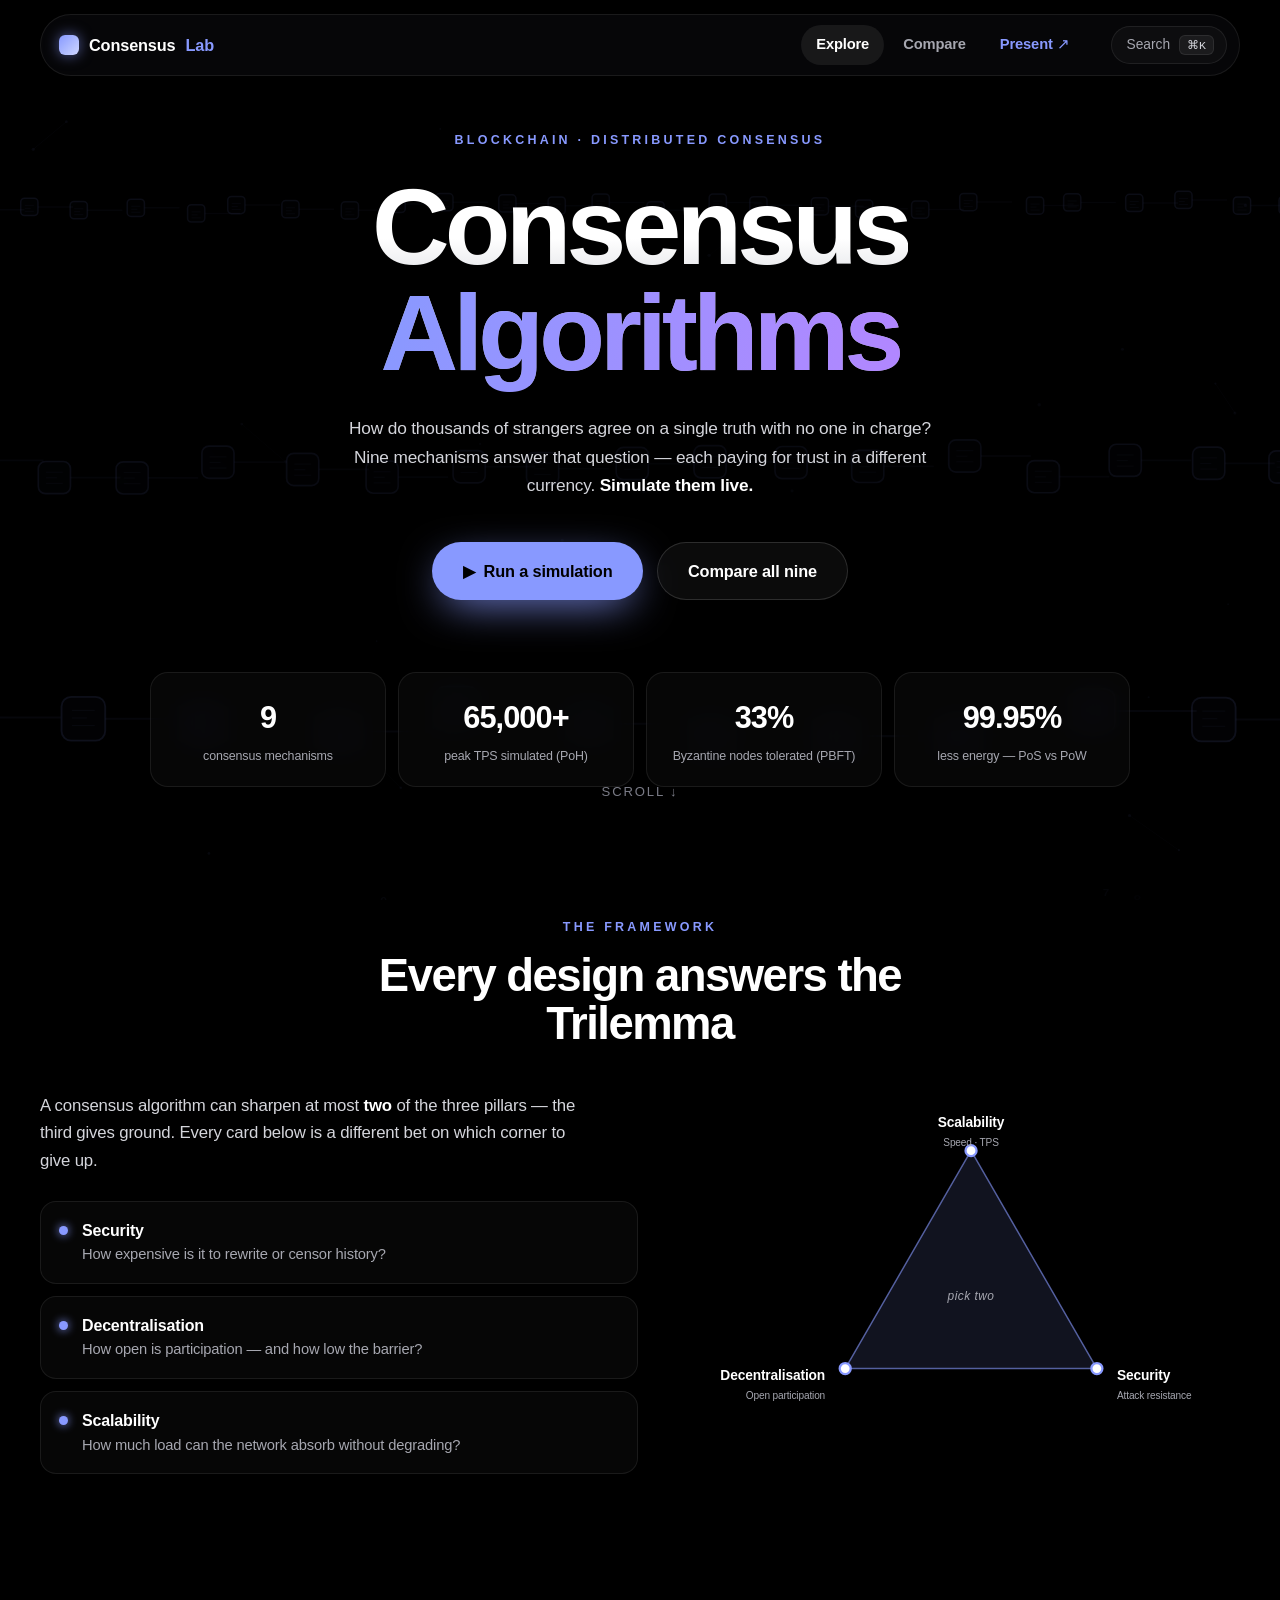
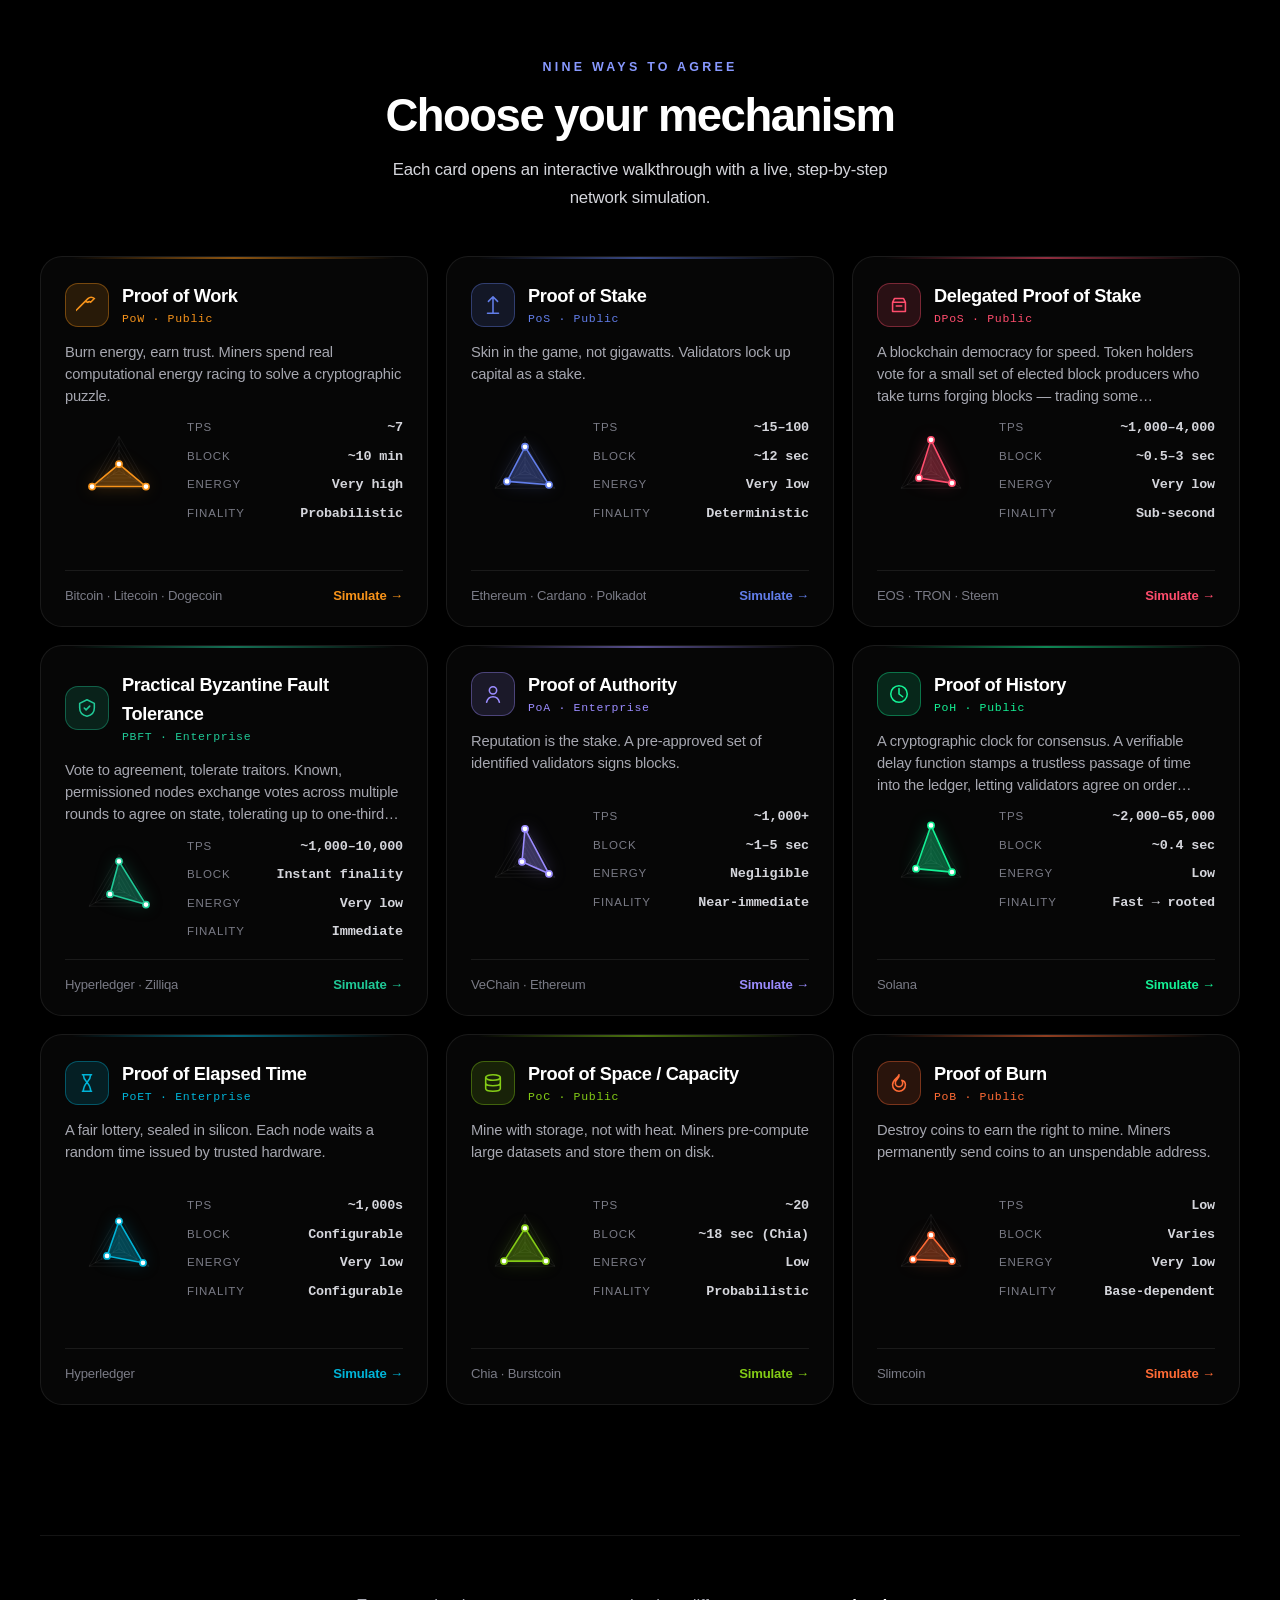
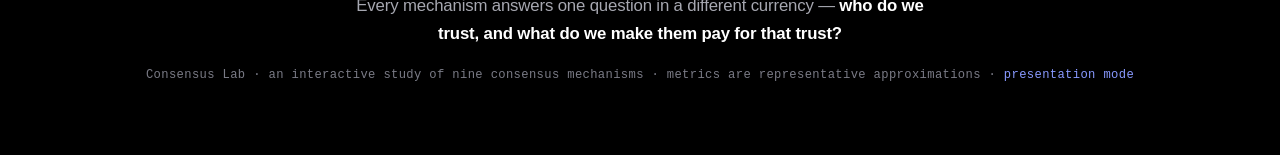
<file: consensus-explorer/index.html>
<!DOCTYPE html>
<html lang="en">
  <head>
    <meta charset="UTF-8" />
    <meta name="viewport" content="width=device-width, initial-scale=1.0, viewport-fit=cover" />
    <meta
      name="description"
      content="An interactive guide to blockchain consensus — simulate PoW, PoS, PBFT and six more mechanisms live, compare their trade-offs, and explore the chains they power."
    />
    <title>Consensus Lab — Interactive Guide to Blockchain Consensus</title>
    <link rel="stylesheet" href="site.css" />
  </head>
  <body>
    <canvas id="bgCanvas" aria-hidden="true"></canvas>
    <div class="scrim" aria-hidden="true"></div>
    <div class="glow-follow" id="glowFollow" aria-hidden="true"></div>

    <!-- scroll progress -->
    <div class="progress-track" aria-hidden="true"><span id="progressBar"></span></div>

    <!-- ============================== NAV =============================== -->
    <header class="nav" id="nav">
      <a class="nav-brand" href="#/" aria-label="Consensus Lab home">
        <span class="brand-mark" aria-hidden="true"></span>
        Consensus<b>Lab</b>
      </a>
      <nav class="nav-links" aria-label="Primary">
        <a href="#/" data-nav="home">Explore</a>
        <a href="#/compare" data-nav="compare">Compare</a>
        <a href="present.html" class="nav-present">Present ↗</a>
      </nav>
      <button class="nav-kbd" id="paletteOpen" aria-label="Open command palette">
        <span>Search</span><kbd>⌘K</kbd>
      </button>
    </header>

    <!-- ============================== VIEWS ============================= -->
    <main id="app">
      <!-- Home / landing -->
      <section class="view view-home" id="view-home" hidden></section>
      <!-- Algorithm detail -->
      <section class="view view-detail" id="view-detail" hidden></section>
      <!-- Compare -->
      <section class="view view-compare" id="view-compare" hidden></section>
    </main>

    <footer class="site-foot">
      <p class="foot-thesis">
        Every mechanism answers one question in a different currency —
        <b>who do we trust, and what do we make them pay for that trust?</b>
      </p>
      <p class="foot-meta">
        Consensus Lab · an interactive study of nine consensus mechanisms ·
        metrics are representative approximations
        · <a href="present.html">presentation mode</a>
      </p>
    </footer>

    <!-- ========================= COMMAND PALETTE ======================== -->
    <div class="palette" id="palette" role="dialog" aria-modal="true" aria-label="Command palette" hidden>
      <div class="palette-panel">
        <input class="palette-input" id="paletteInput" type="text"
               placeholder="Jump to an algorithm, view, or action…"
               autocomplete="off" spellcheck="false" aria-label="Search commands" />
        <ul class="palette-list" id="paletteList" role="listbox"></ul>
        <div class="palette-foot">
          <span><kbd>↑↓</kbd> navigate</span><span><kbd>↵</kbd> open</span><span><kbd>esc</kbd> close</span>
        </div>
      </div>
    </div>

    <script src="data.js"></script>
    <script src="charts.js"></script>
    <script src="background.js"></script>
    <script type="module" src="js/site.js"></script>
  </body>
</html>
</file>
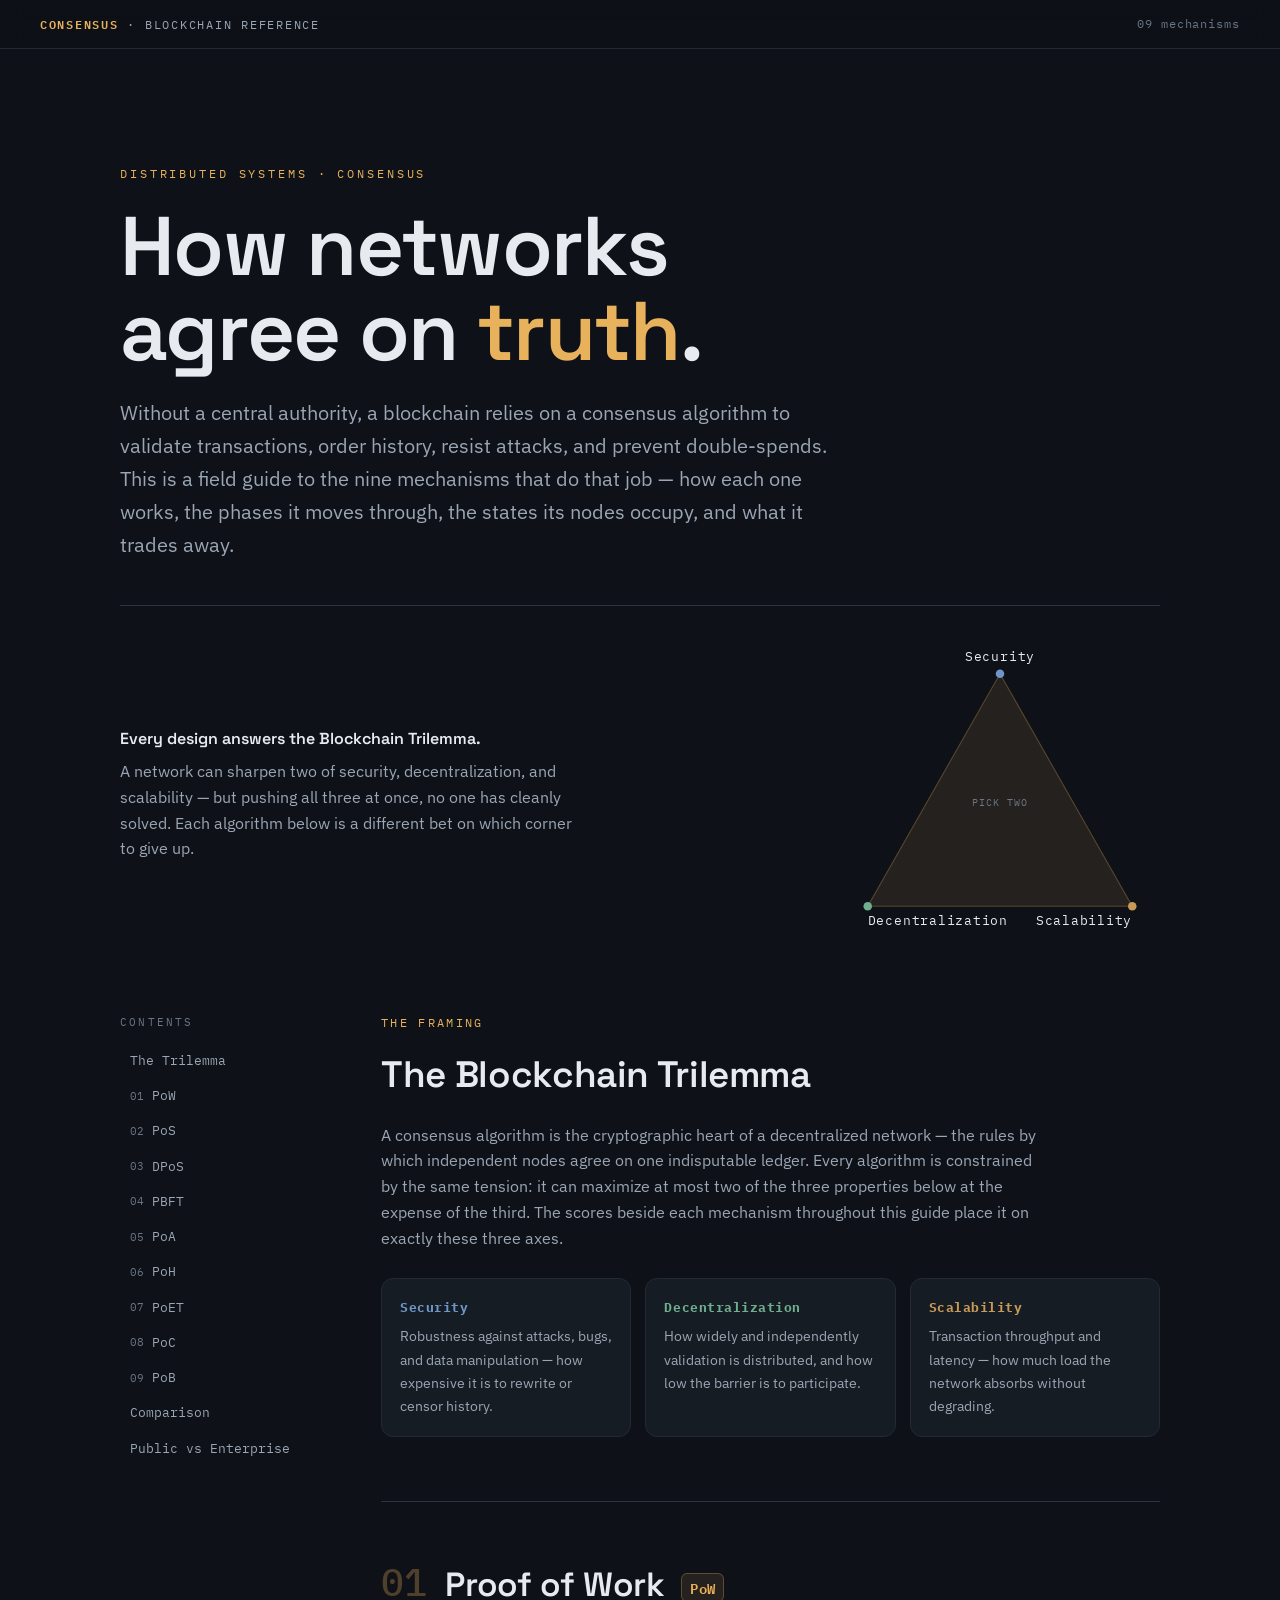
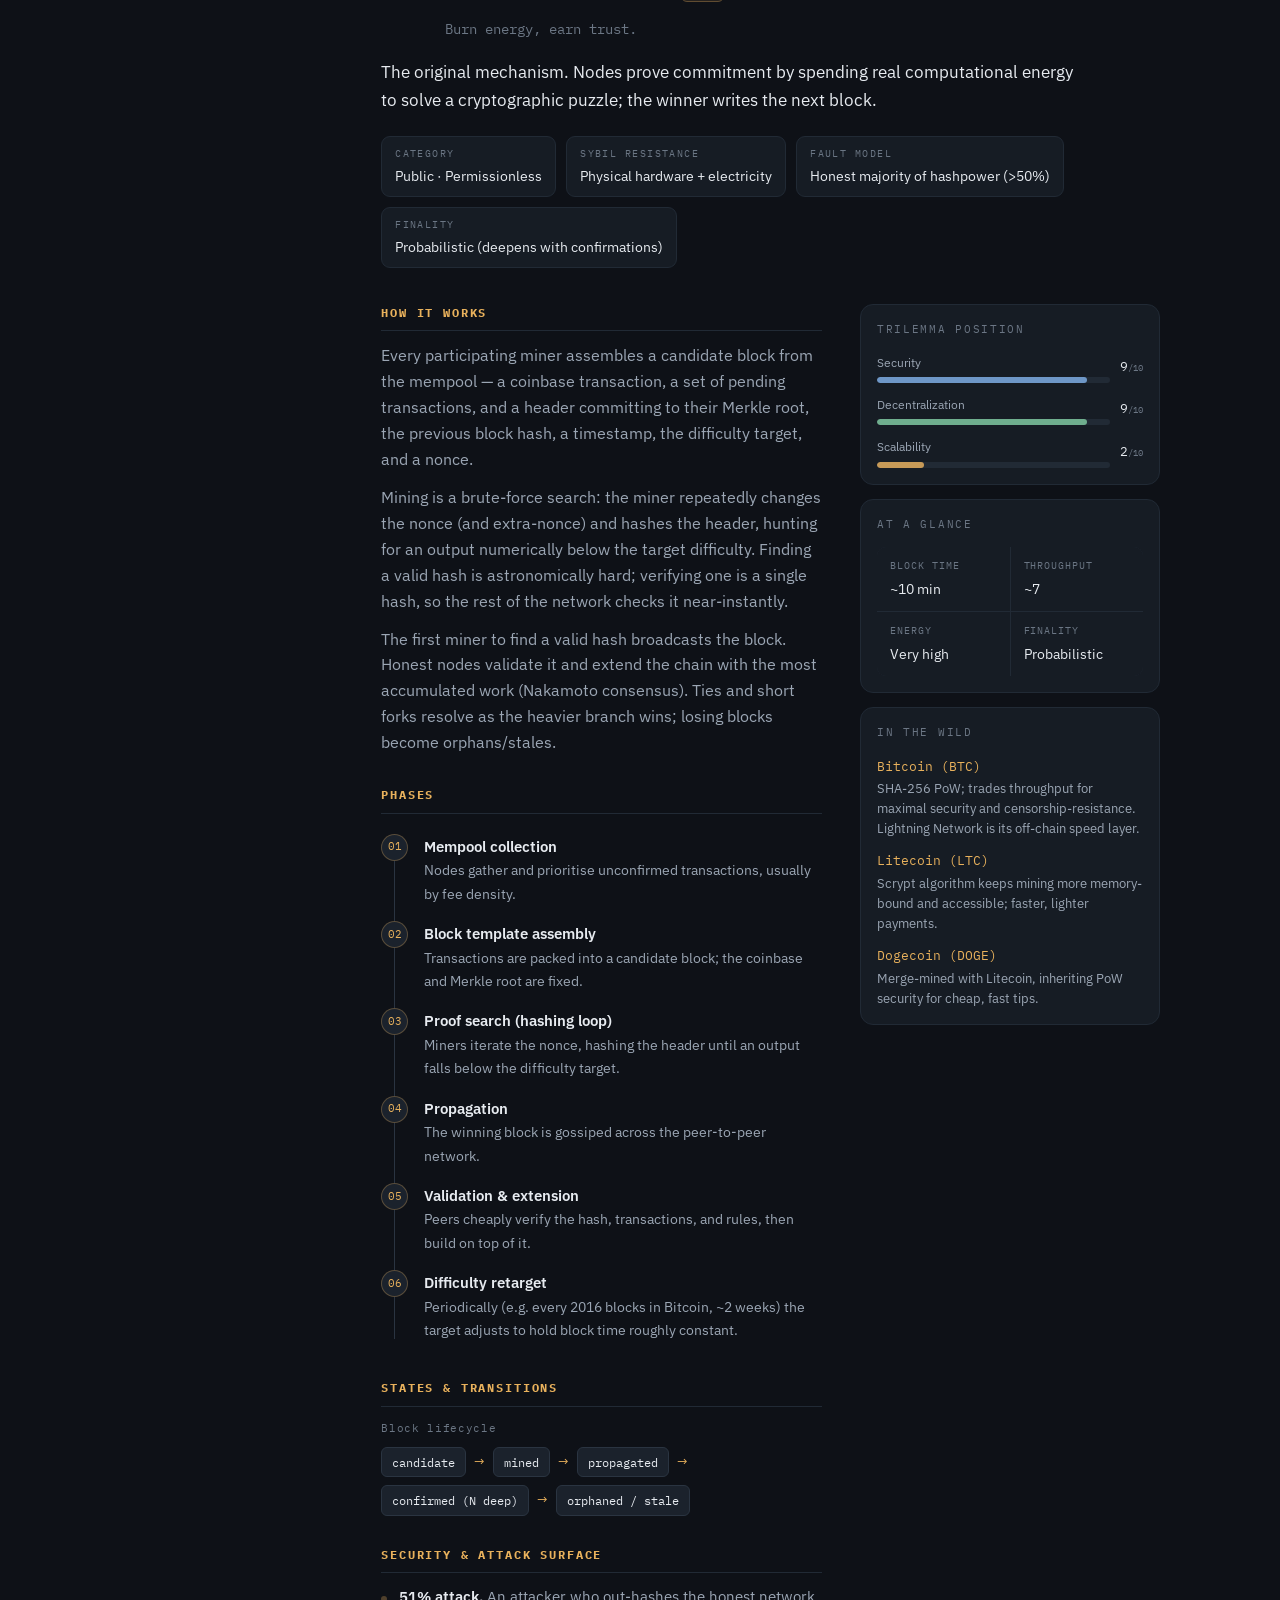
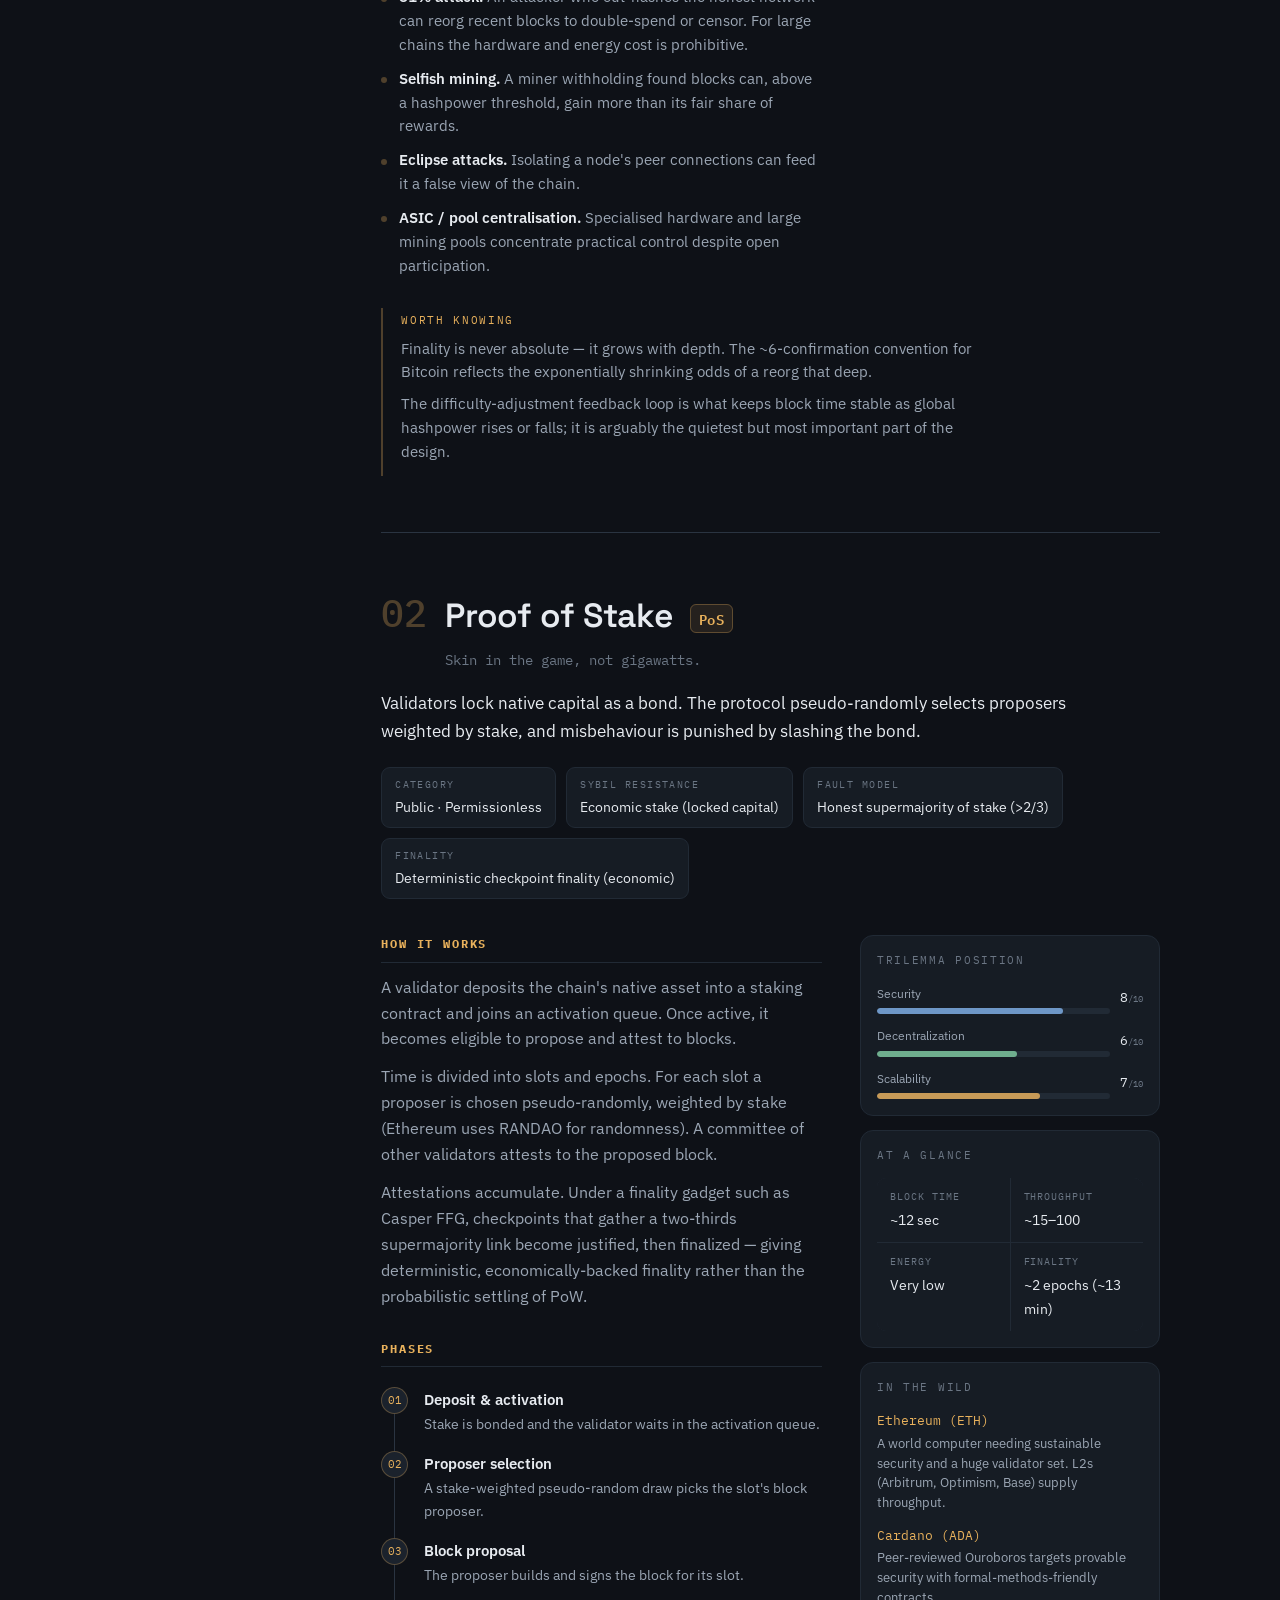
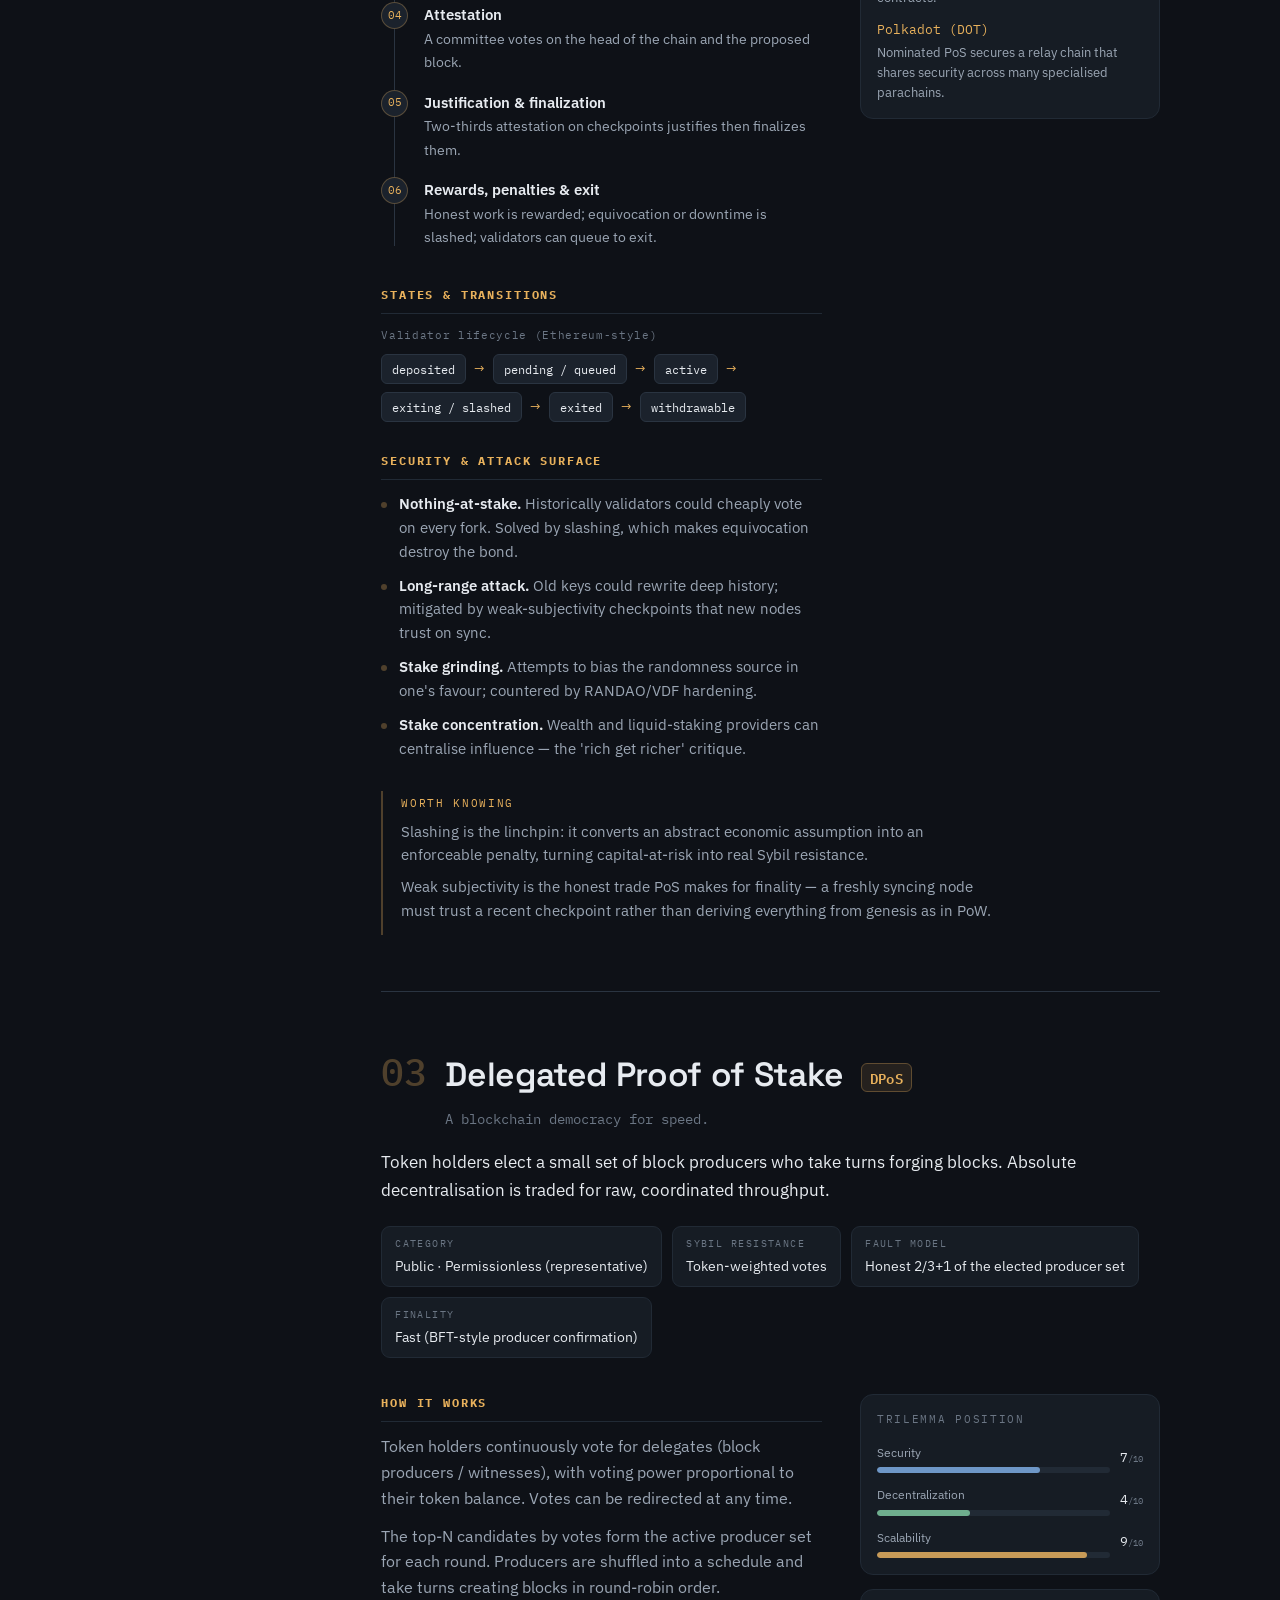
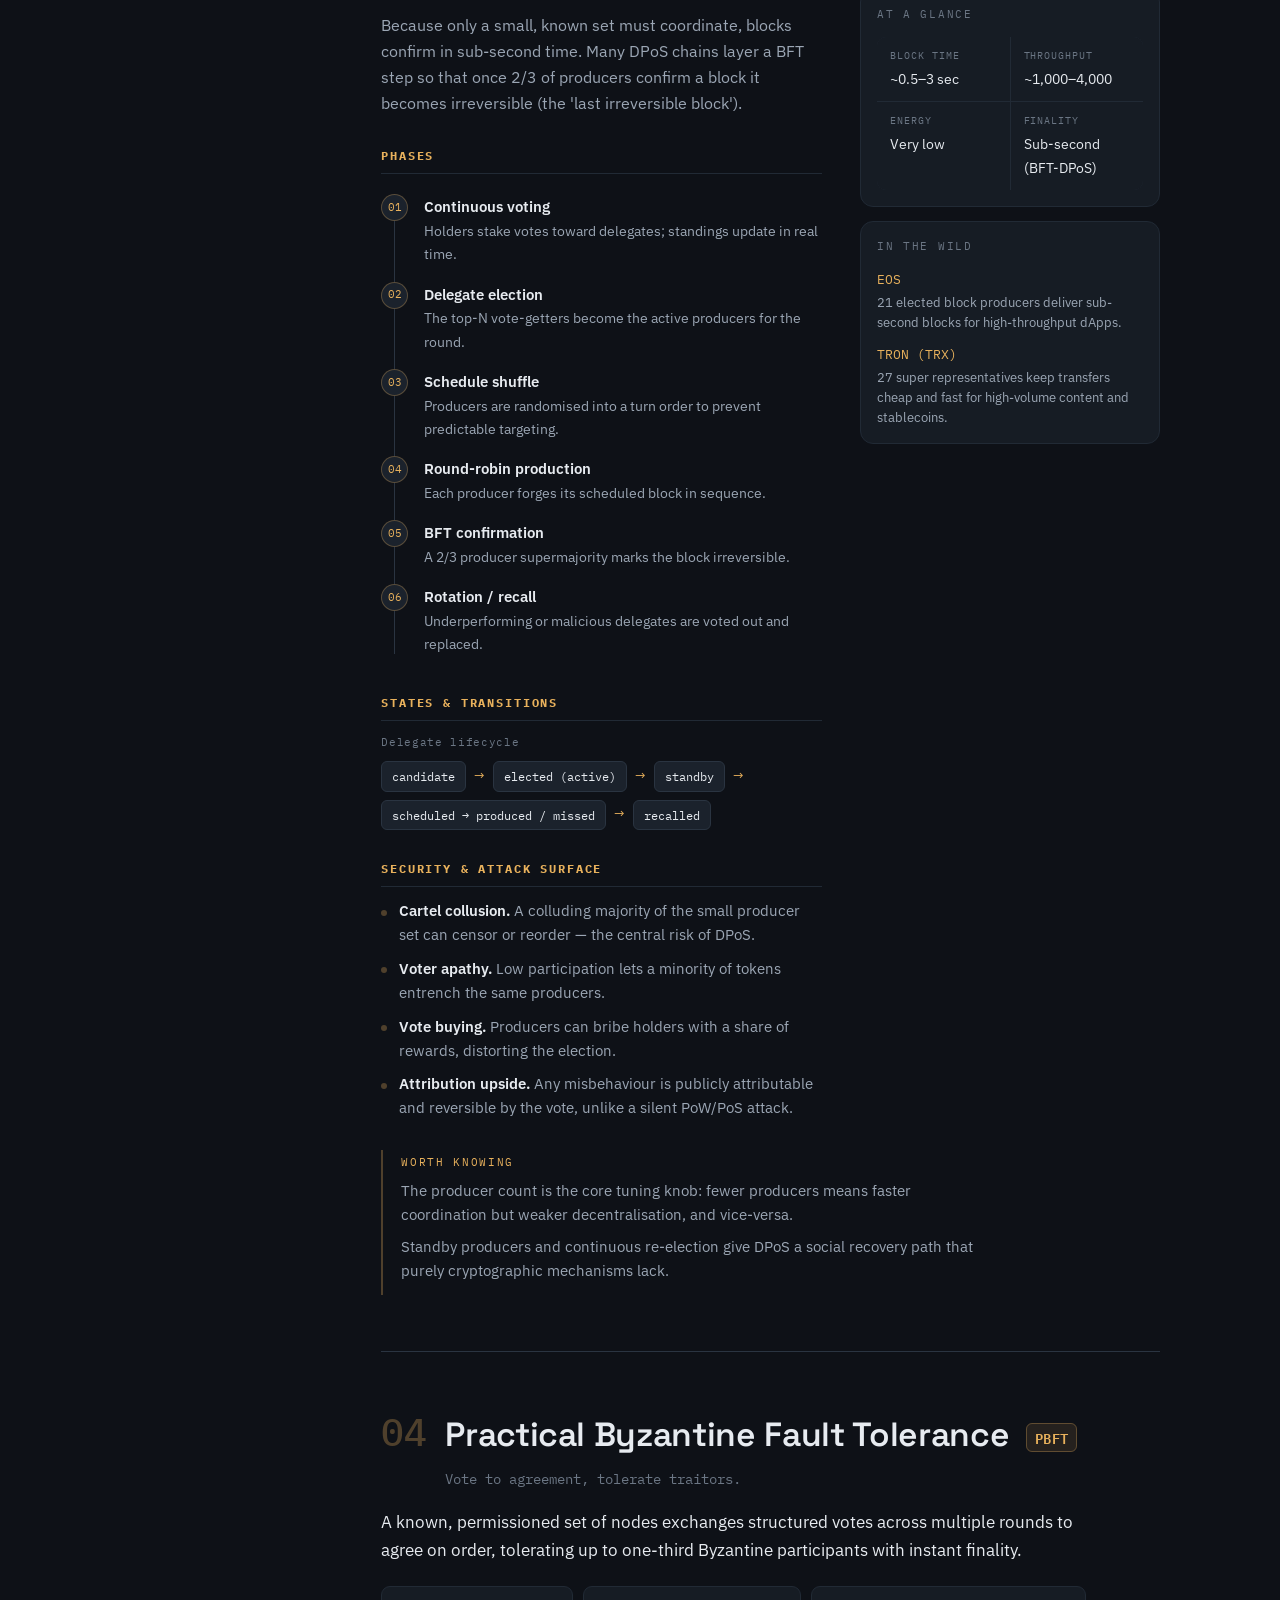
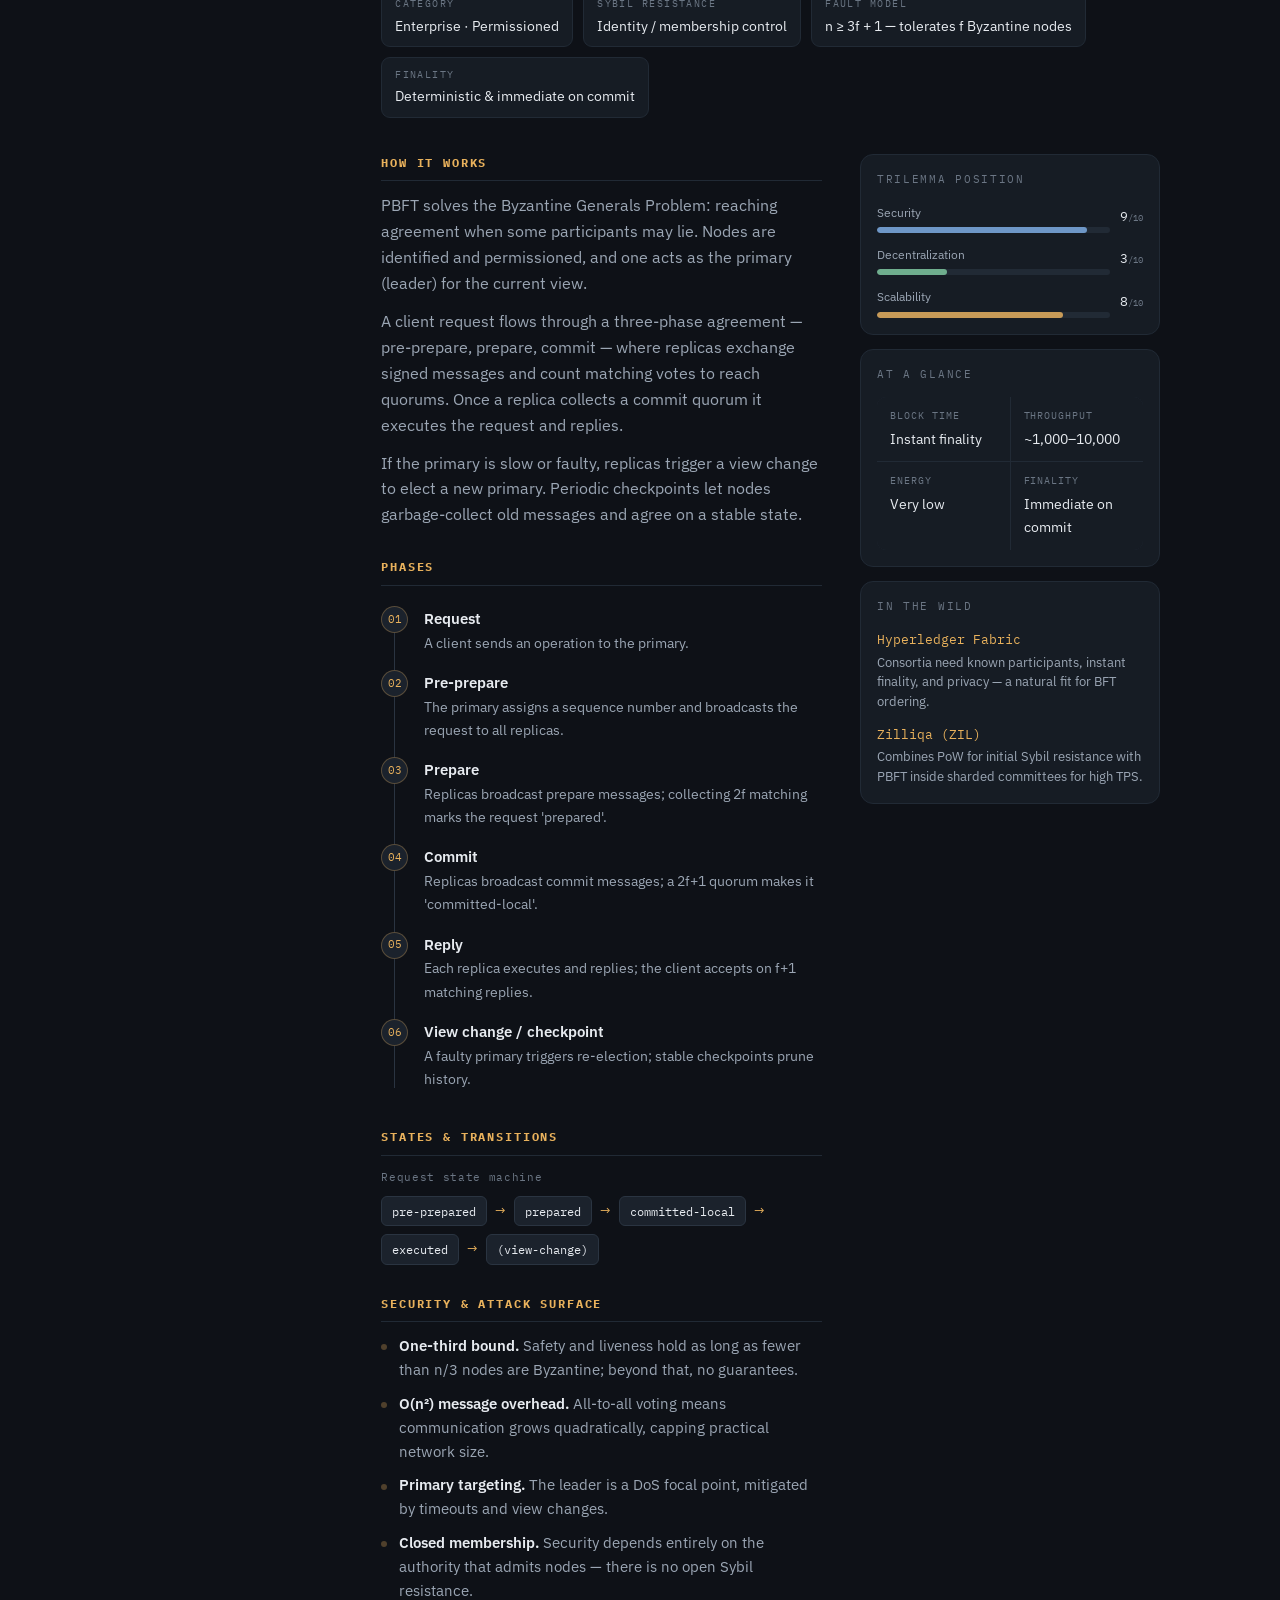
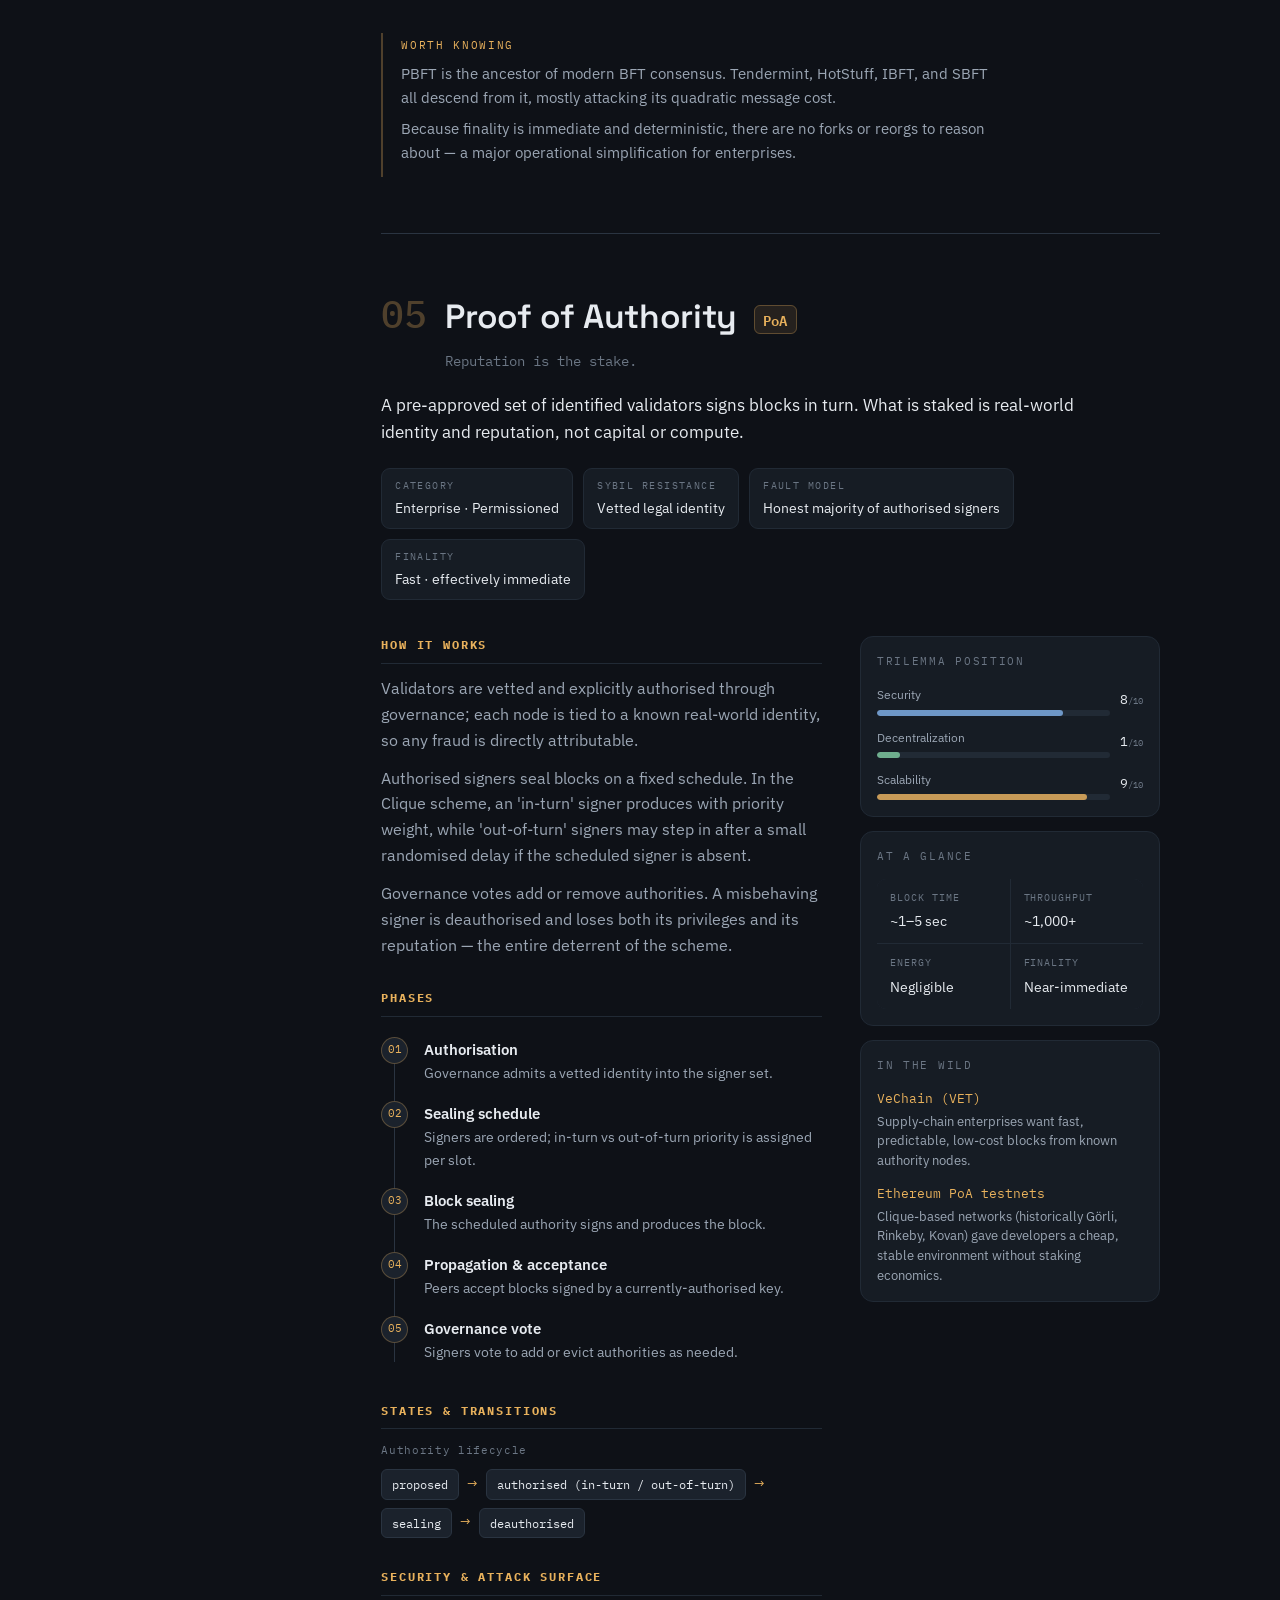
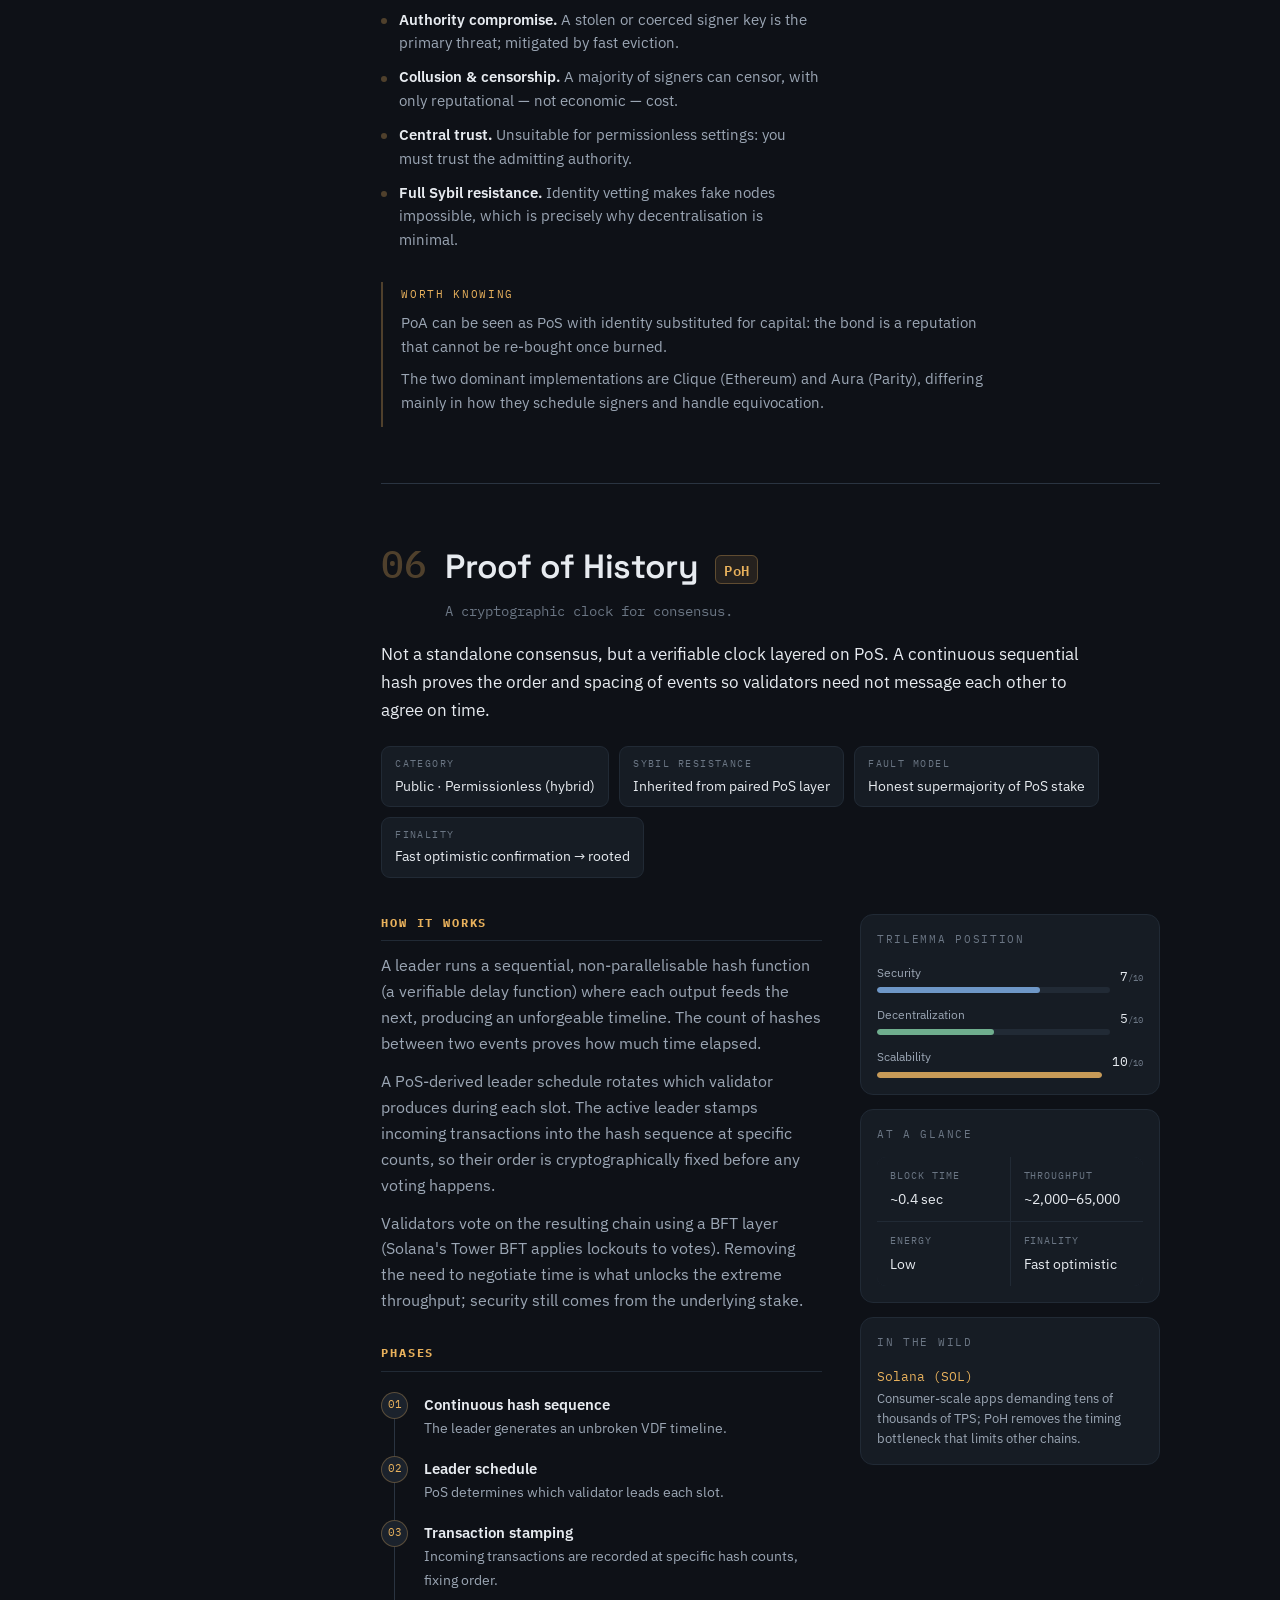
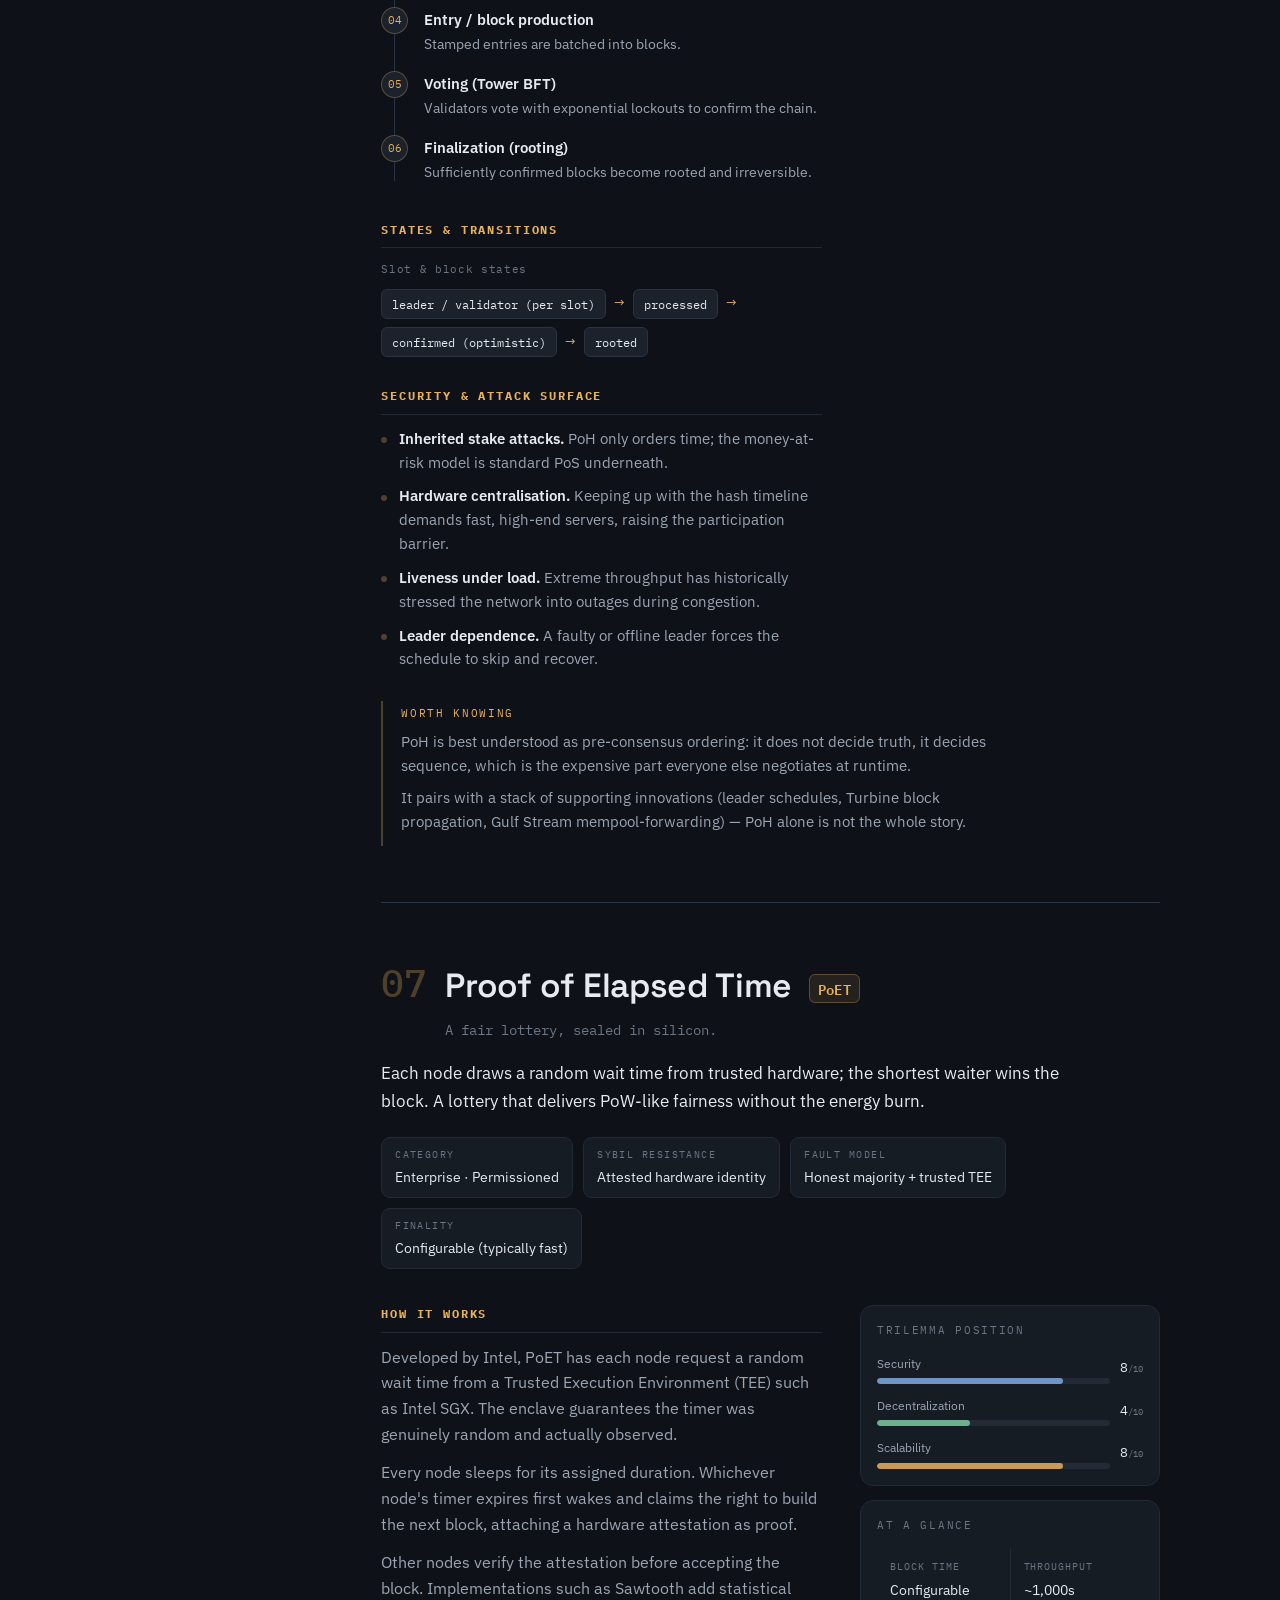
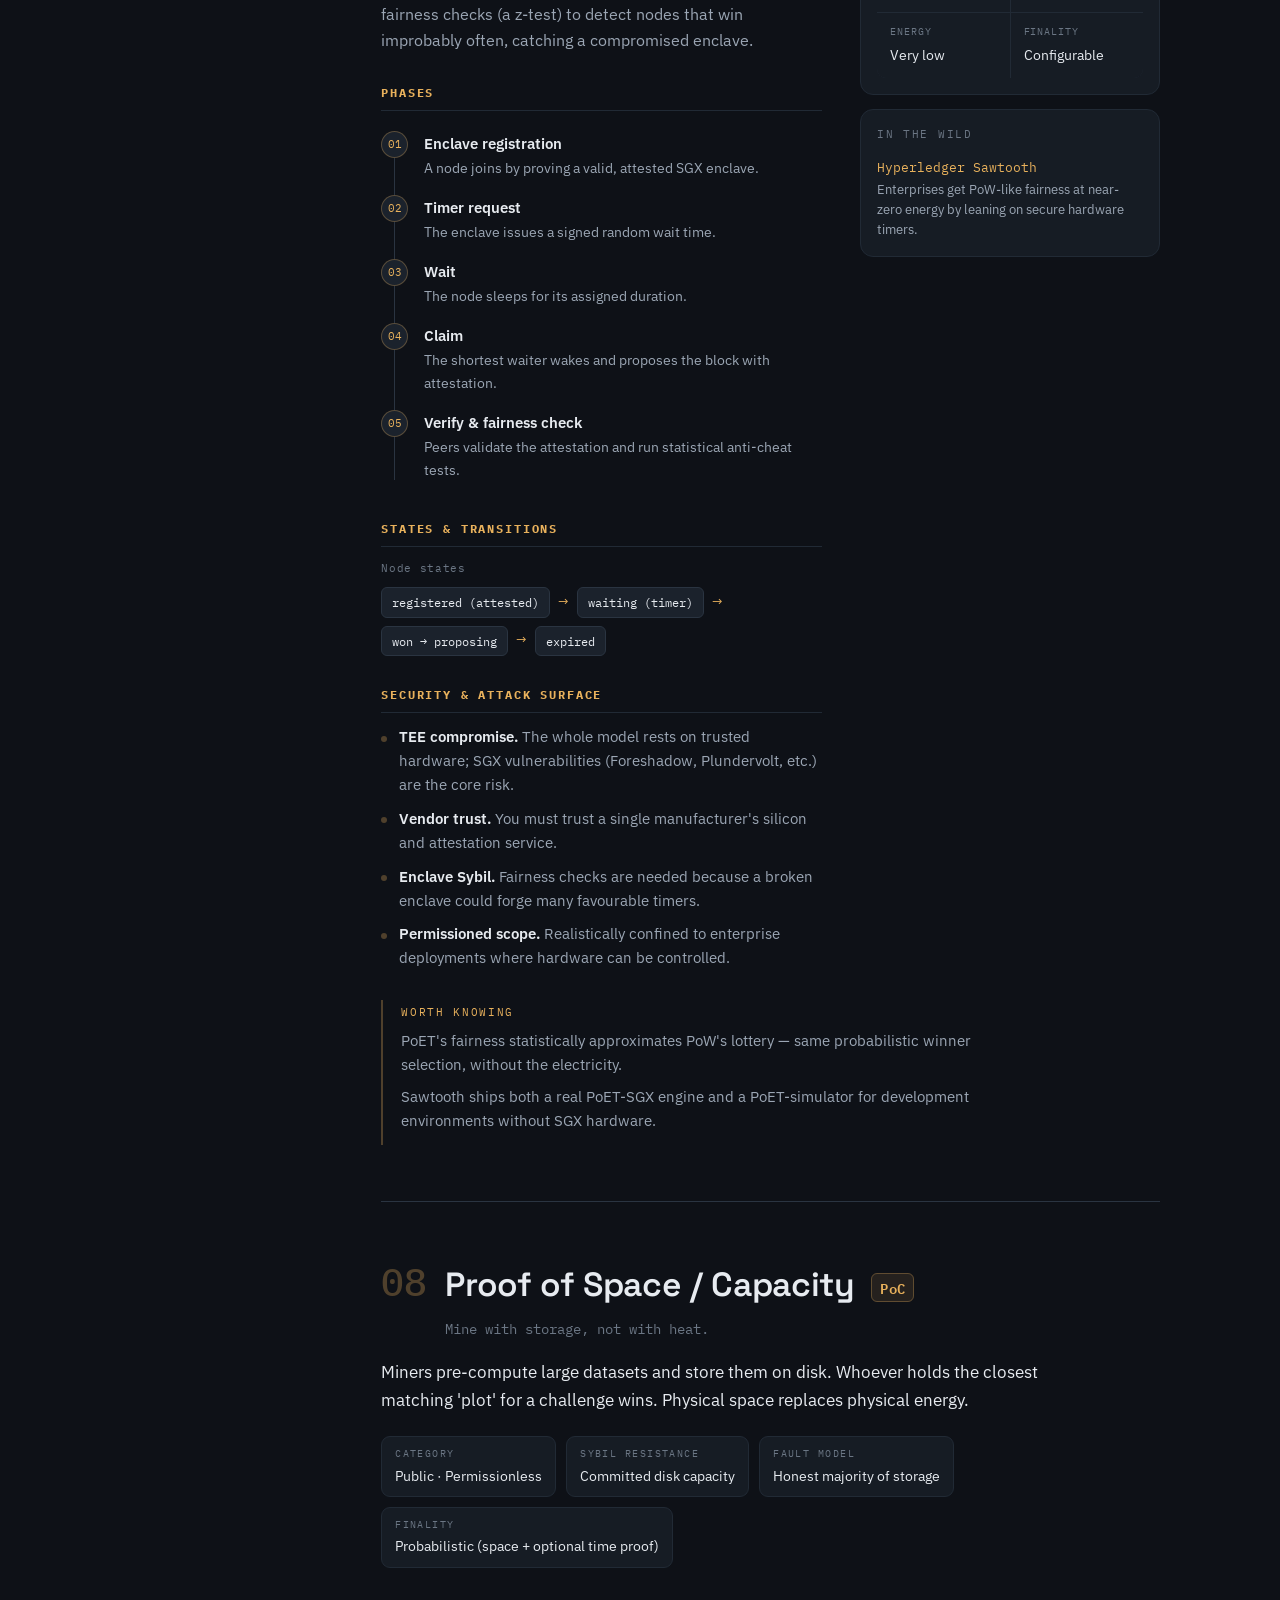
<file: consensus-algorithms-reference.html>
<!DOCTYPE html>
<html lang="en">
<head>
<meta charset="utf-8">
<meta name="viewport" content="width=device-width, initial-scale=1">
<title>Consensus Algorithms — A Reference</title>
<meta name="description" content="A detailed technical reference on blockchain consensus algorithms: how each works, its phases, states, security model, and real-world implementations.">
<link rel="preconnect" href="https://fonts.googleapis.com">
<link rel="preconnect" href="https://fonts.gstatic.com" crossorigin>
<link href="https://fonts.googleapis.com/css2?family=Space+Grotesk:wght@400;500;600;700&family=IBM+Plex+Sans:wght@400;500;600&family=IBM+Plex+Mono:wght@400;500;600&display=swap" rel="stylesheet">
<style>
:root{
  --bg:#0E1117; --surface:#161C24; --surface-2:#1B222C; --surface-3:#212a35;
  --border:#2A3441; --border-soft:#212a35;
  --text:#E7EBF0; --dim:#9BA6B4; --faint:#6B7684;
  --gold:#E8B15C; --gold-soft:rgba(232,177,92,.10); --gold-line:rgba(232,177,92,.30);
  --sec:#6E97C7; --dec:#6FAE8E; --sca:#C79A57;
  --mono:'IBM Plex Mono',ui-monospace,monospace;
  --sans:'IBM Plex Sans',system-ui,sans-serif;
  --disp:'Space Grotesk',var(--sans);
  --maxw:1120px;
}
*{box-sizing:border-box}
html{scroll-behavior:smooth}
@media (prefers-reduced-motion:reduce){html{scroll-behavior:auto}}
body{
  margin:0; background:var(--bg); color:var(--text);
  font-family:var(--sans); font-size:16px; line-height:1.62;
  -webkit-font-smoothing:antialiased;
  background-image:radial-gradient(1200px 600px at 78% -8%, rgba(232,177,92,.06), transparent 60%);
}
a{color:inherit}
::selection{background:var(--gold);color:#0E1117}

/* ---- top bar ---- */
.topbar{
  position:sticky; top:0; z-index:40;
  display:flex; align-items:center; justify-content:space-between;
  padding:14px clamp(18px,4vw,40px);
  background:rgba(14,17,23,.82); backdrop-filter:blur(10px);
  border-bottom:1px solid var(--border-soft);
}
.topbar .brand{font-family:var(--mono); font-size:.78rem; letter-spacing:.14em; text-transform:uppercase; color:var(--dim)}
.topbar .brand b{color:var(--gold); font-weight:600}
.topbar .count{font-family:var(--mono); font-size:.72rem; color:var(--faint); letter-spacing:.08em}
.progress{position:absolute; left:0; bottom:-1px; height:2px; width:0; background:var(--gold)}

/* ---- hero ---- */
.hero{
  max-width:var(--maxw); margin:0 auto;
  padding:clamp(56px,9vw,120px) clamp(18px,4vw,40px) clamp(40px,6vw,72px);
}
.eyebrow{font-family:var(--mono); font-size:.75rem; letter-spacing:.24em; text-transform:uppercase; color:var(--gold); margin:0 0 20px}
.hero h1{
  font-family:var(--disp); font-weight:600; letter-spacing:-.02em; line-height:1.02;
  font-size:clamp(2.7rem,7vw,5.2rem); margin:0 0 22px;
}
.hero h1 span{color:var(--gold)}
.hero .lede{font-size:clamp(1.05rem,2vw,1.28rem); color:var(--dim); max-width:60ch; margin:0 0 44px}

/* thesis triangle */
.thesis{
  display:grid; grid-template-columns:1fr auto; gap:clamp(24px,5vw,64px); align-items:center;
  border-top:1px solid var(--border); padding-top:40px;
}
@media (max-width:720px){.thesis{grid-template-columns:1fr}}
.thesis .say{max-width:46ch}
.thesis .say strong{font-family:var(--disp); color:var(--text); font-weight:600}
.thesis .say p{color:var(--dim); margin:.4em 0 0}
.tri-graphic{position:relative; width:min(320px,72vw); aspect-ratio:1/.9; margin:0 auto}
.tri-graphic svg{width:100%; height:100%; overflow:visible}
.tri-graphic .vtx{font-family:var(--mono); font-size:12px; letter-spacing:.06em; fill:var(--text)}
.tri-graphic .vsub{font-family:var(--mono); font-size:9px; fill:var(--faint); letter-spacing:.1em; text-transform:uppercase}

/* ---- shell layout ---- */
.shell{max-width:var(--maxw); margin:0 auto; padding:0 clamp(18px,4vw,40px) 100px;
  display:grid; grid-template-columns:210px 1fr; gap:clamp(28px,4vw,64px); align-items:start}
@media (max-width:900px){.shell{grid-template-columns:1fr}}

.toc{position:sticky; top:80px; display:flex; flex-direction:column; gap:2px; font-family:var(--mono)}
@media (max-width:900px){.toc{position:static; flex-flow:row wrap; gap:8px; margin-bottom:28px;
  padding:16px; border:1px solid var(--border-soft); border-radius:12px; background:var(--surface)}}
.toc-title{font-size:.68rem; letter-spacing:.2em; text-transform:uppercase; color:var(--faint); margin-bottom:10px}
@media (max-width:900px){.toc-title{width:100%; margin-bottom:2px}}
.toc-link{display:flex; align-items:center; gap:8px; padding:6px 8px; border-radius:7px;
  font-size:.82rem; color:var(--dim); text-decoration:none; border-left:2px solid transparent; transition:.15s}
@media (max-width:900px){.toc-link{border-left:none; border:1px solid var(--border-soft); padding:5px 10px}}
.toc-link:hover{color:var(--text); background:var(--surface)}
.toc-link.active{color:var(--gold); border-left-color:var(--gold); background:var(--gold-soft)}
.toc-num{font-size:.7rem; color:var(--faint)}
.toc-link.active .toc-num{color:var(--gold)}

/* ---- primer ---- */
.primer{margin-bottom:64px}
.section-eyebrow{font-family:var(--mono); font-size:.72rem; letter-spacing:.2em; text-transform:uppercase; color:var(--gold); margin-bottom:12px}
.section-h2{font-family:var(--disp); font-weight:600; font-size:clamp(1.6rem,3.4vw,2.3rem); letter-spacing:-.01em; margin:0 0 18px}
.primer p{color:var(--dim); max-width:66ch}
.primer .three{display:grid; grid-template-columns:repeat(3,1fr); gap:14px; margin-top:26px}
@media (max-width:720px){.primer .three{grid-template-columns:1fr}}
.pillar{border:1px solid var(--border-soft); border-radius:12px; padding:18px; background:var(--surface)}
.pillar h4{font-family:var(--mono); font-size:.82rem; letter-spacing:.04em; margin:0 0 6px}
.pillar.s h4{color:var(--sec)} .pillar.d h4{color:var(--dec)} .pillar.c h4{color:var(--sca)}
.pillar p{font-size:.9rem; margin:0; color:var(--dim)}

/* ---- algo section ---- */
.algo{padding-top:56px; margin-top:56px; border-top:1px solid var(--border)}
.algo:first-of-type{border-top:none}
.algo-head{display:flex; align-items:baseline; gap:18px; margin-bottom:18px}
.algo-num{font-family:var(--mono); font-size:clamp(1.6rem,4vw,2.4rem); color:var(--gold-line); font-weight:500; line-height:1}
.algo-title h2{font-family:var(--disp); font-weight:600; font-size:clamp(1.5rem,3.4vw,2.1rem); letter-spacing:-.01em; margin:0}
.algo-title .abbr{font-family:var(--mono); font-size:.9rem; color:var(--gold); background:var(--gold-soft);
  border:1px solid var(--gold-line); border-radius:6px; padding:2px 8px; vertical-align:middle; margin-left:8px; letter-spacing:.02em}
.tagline{font-family:var(--mono); font-size:.85rem; color:var(--faint); margin:6px 0 0; font-style:normal}
.essence{font-size:1.08rem; color:var(--text); max-width:70ch; margin:0 0 22px}

.chips-meta{display:flex; flex-wrap:wrap; gap:10px; margin-bottom:36px}
.meta-chip{display:flex; flex-direction:column; gap:2px; background:var(--surface); border:1px solid var(--border-soft);
  border-radius:9px; padding:9px 13px; font-size:.86rem}
.meta-chip i{font-family:var(--mono); font-style:normal; font-size:.64rem; letter-spacing:.14em; text-transform:uppercase; color:var(--faint)}

.algo-grid{display:grid; grid-template-columns:1fr 300px; gap:clamp(24px,3vw,44px); align-items:start}
@media (max-width:820px){.algo-grid{grid-template-columns:1fr}}
.lbl{font-family:var(--mono); font-size:.72rem; letter-spacing:.16em; text-transform:uppercase; color:var(--gold);
  margin:30px 0 12px; padding-bottom:8px; border-bottom:1px solid var(--border-soft)}
.col-main > .lbl:first-child{margin-top:0}
.col-main p{color:var(--dim); margin:0 0 12px; max-width:64ch}

/* phases */
.phases{list-style:none; margin:0; padding:0; position:relative}
.phases:before{content:""; position:absolute; left:13px; top:10px; bottom:10px; width:1px; background:var(--border)}
.phase{position:relative; display:flex; gap:16px; padding:8px 0}
.phase-idx{position:relative; z-index:1; flex:0 0 auto; width:27px; height:27px; border-radius:50%;
  background:var(--surface-2); border:1px solid var(--gold-line); color:var(--gold);
  font-family:var(--mono); font-size:.68rem; display:grid; place-items:center}
.phase-body{display:flex; flex-direction:column}
.phase-body strong{font-family:var(--sans); font-weight:600; font-size:.95rem; color:var(--text)}
.phase-body span{color:var(--dim); font-size:.9rem}

/* states */
.states{margin-top:4px}
.states-label{font-family:var(--mono); font-size:.7rem; color:var(--faint); letter-spacing:.06em; display:block; margin-bottom:10px}
.state-flow{display:flex; flex-wrap:wrap; align-items:center; gap:8px}
.state-chip{font-family:var(--mono); font-size:.78rem; color:var(--text); background:var(--surface-2);
  border:1px solid var(--border); border-radius:6px; padding:4px 10px}
.state-arrow{color:var(--gold); font-size:.8rem}

/* security list */
.sec-list{list-style:none; margin:0; padding:0; display:grid; gap:10px}
.sec-list li{position:relative; padding-left:18px; color:var(--dim); font-size:.92rem; max-width:64ch}
.sec-list li:before{content:""; position:absolute; left:0; top:.7em; width:6px; height:6px; border-radius:50%; background:var(--gold-line)}
.sec-list strong{color:var(--text); font-weight:600}

/* side panels */
.col-side{display:flex; flex-direction:column; gap:14px; position:sticky; top:80px}
@media (max-width:820px){.col-side{position:static}}
.panel{background:var(--surface); border:1px solid var(--border-soft); border-radius:13px; padding:16px}
.panel-lbl{font-family:var(--mono); font-size:.66rem; letter-spacing:.16em; text-transform:uppercase; color:var(--faint); display:block; margin-bottom:14px}

.trilemma{display:flex; flex-direction:column; gap:11px}
.tri-row{display:grid; grid-template-columns:1fr; gap:5px}
.tri-label{font-size:.78rem; color:var(--dim)}
.tri-track{position:relative; height:6px; border-radius:4px; background:var(--surface-3); overflow:hidden}
.tri-fill{position:absolute; inset:0 auto 0 0; border-radius:4px}
.tri-fill.sec{background:var(--sec)} .tri-fill.dec{background:var(--dec)} .tri-fill.sca{background:var(--sca)}
.tri-val{display:none}
.tri-row{grid-template-columns:1fr auto; align-items:center; column-gap:10px}
.tri-row .tri-label{grid-column:1; grid-row:1}
.tri-row .tri-val{display:block; grid-column:2; grid-row:1/span 2; font-family:var(--mono); font-size:.8rem; color:var(--text)}
.tri-row .tri-track{grid-column:1; grid-row:2}
.tri-val i{color:var(--faint); font-style:normal; font-size:.7em}

.metrics{display:grid; grid-template-columns:1fr 1fr; gap:1px; background:var(--border-soft); border-radius:9px; overflow:hidden}
.metric{background:var(--surface); padding:11px 13px; display:flex; flex-direction:column; gap:3px}
.metric-k{font-family:var(--mono); font-size:.62rem; letter-spacing:.1em; text-transform:uppercase; color:var(--faint)}
.metric-v{font-size:.9rem; color:var(--text)}

.impl-list{list-style:none; margin:0; padding:0; display:flex; flex-direction:column; gap:12px}
.impl-name{display:block; font-family:var(--mono); font-size:.84rem; color:var(--gold); margin-bottom:2px}
.impl-why{display:block; font-size:.82rem; color:var(--dim); line-height:1.5}

.notes{margin-top:30px; border-left:2px solid var(--gold-line); padding:4px 0 4px 18px}
.notes-lbl{font-family:var(--mono); font-size:.66rem; letter-spacing:.16em; text-transform:uppercase; color:var(--gold); display:block; margin-bottom:8px}
.notes p{color:var(--dim); font-size:.92rem; margin:0 0 8px; max-width:66ch}

/* matrix */
.matrix-wrap{margin-top:80px; padding-top:56px; border-top:1px solid var(--border)}
.table-scroll{overflow-x:auto; border:1px solid var(--border-soft); border-radius:12px}
.matrix{border-collapse:collapse; width:100%; min-width:640px; font-size:.86rem}
.matrix th{font-family:var(--mono); font-size:.66rem; letter-spacing:.1em; text-transform:uppercase; color:var(--faint);
  text-align:left; padding:13px 16px; background:var(--surface-2); border-bottom:1px solid var(--border); position:sticky; left:auto}
.matrix td{padding:12px 16px; border-bottom:1px solid var(--border-soft); color:var(--dim)}
.matrix tbody tr:last-child td{border-bottom:none}
.matrix tbody tr:hover td{background:var(--surface)}
.matrix .mono{font-family:var(--mono)}
.matrix .strong{color:var(--gold)}

/* public vs enterprise */
.pe{margin-top:80px; padding-top:56px; border-top:1px solid var(--border)}
.pe-grid{display:grid; grid-template-columns:1fr 1fr; gap:16px; margin-top:24px}
@media (max-width:720px){.pe-grid{grid-template-columns:1fr}}
.pe-card{border:1px solid var(--border-soft); border-radius:14px; padding:22px; background:var(--surface)}
.pe-card h3{font-family:var(--disp); font-weight:600; margin:0 0 4px; font-size:1.15rem}
.pe-card .pe-tag{font-family:var(--mono); font-size:.7rem; letter-spacing:.1em; text-transform:uppercase; color:var(--gold); display:block; margin-bottom:14px}
.pe-card p{color:var(--dim); font-size:.92rem; margin:0 0 12px}
.pe-card .pe-alg{display:flex; flex-wrap:wrap; gap:6px}
.pe-card .pe-alg span{font-family:var(--mono); font-size:.74rem; padding:3px 9px; border-radius:6px; background:var(--surface-2); border:1px solid var(--border); color:var(--text)}

/* footer */
.foot{max-width:var(--maxw); margin:0 auto; padding:40px clamp(18px,4vw,40px) 70px; border-top:1px solid var(--border-soft)}
.foot p{font-family:var(--mono); font-size:.74rem; color:var(--faint); letter-spacing:.04em; margin:0}
.foot .close{font-family:var(--sans); font-size:1.02rem; color:var(--dim); max-width:70ch; margin:0 0 22px; letter-spacing:normal}
.foot .close b{color:var(--text); font-weight:600}

/* reveal */
.reveal{opacity:0; transform:translateY(14px)}
.reveal.in{opacity:1; transform:none; transition:opacity .6s ease, transform .6s ease}
@media (prefers-reduced-motion:reduce){.reveal{opacity:1;transform:none}}
</style>
</head>
<body>

<div class="topbar">
  <span class="brand"><b>Consensus</b> · Blockchain reference</span>
  <span class="count">09 mechanisms</span>
  <span class="progress" id="progress"></span>
</div>

<header class="hero">
  <p class="eyebrow">Distributed systems · consensus</p>
  <h1>How networks<br>agree on <span>truth</span>.</h1>
  <p class="lede">Without a central authority, a blockchain relies on a consensus algorithm to validate transactions, order history, resist attacks, and prevent double-spends. This is a field guide to the nine mechanisms that do that job — how each one works, the phases it moves through, the states its nodes occupy, and what it trades away.</p>

  <div class="thesis">
    <div class="say">
      <strong>Every design answers the Blockchain Trilemma.</strong>
      <p>A network can sharpen two of security, decentralization, and scalability — but pushing all three at once, no one has cleanly solved. Each algorithm below is a different bet on which corner to give up.</p>
    </div>
    <div class="tri-graphic" aria-hidden="true">
      <svg viewBox="0 0 300 270">
        <polygon points="150,26 274,244 26,244" fill="none" stroke="var(--gold-line)" stroke-width="1"/>
        <polygon points="150,26 274,244 26,244" fill="var(--gold-soft)"/>
        <circle cx="150" cy="26" r="4" fill="var(--sec)"/>
        <circle cx="274" cy="244" r="4" fill="var(--sca)"/>
        <circle cx="26" cy="244" r="4" fill="var(--dec)"/>
        <text class="vtx" x="150" y="14" text-anchor="middle">Security</text>
        <text class="vtx" x="274" y="262" text-anchor="end">Scalability</text>
        <text class="vtx" x="26" y="262" text-anchor="start">Decentralization</text>
        <text class="vsub" x="150" y="150" text-anchor="middle">pick two</text>
      </svg>
    </div>
  </div>
</header>

<div class="shell">
  <nav class="toc" aria-label="Contents">
    <span class="toc-title">Contents</span>
    <a class="toc-link" href="#primer">The Trilemma</a>
    <a class="toc-link" href="#pow"><span class="toc-num">01</span>PoW</a><a class="toc-link" href="#pos"><span class="toc-num">02</span>PoS</a><a class="toc-link" href="#dpos"><span class="toc-num">03</span>DPoS</a><a class="toc-link" href="#pbft"><span class="toc-num">04</span>PBFT</a><a class="toc-link" href="#poa"><span class="toc-num">05</span>PoA</a><a class="toc-link" href="#poh"><span class="toc-num">06</span>PoH</a><a class="toc-link" href="#poet"><span class="toc-num">07</span>PoET</a><a class="toc-link" href="#poc"><span class="toc-num">08</span>PoC</a><a class="toc-link" href="#pob"><span class="toc-num">09</span>PoB</a>
    <a class="toc-link" href="#compare">Comparison</a>
    <a class="toc-link" href="#public-enterprise">Public vs Enterprise</a>
  </nav>

  <main>
    <section class="primer reveal" id="primer">
      <div class="section-eyebrow">The framing</div>
      <h2 class="section-h2">The Blockchain Trilemma</h2>
      <p>A consensus algorithm is the cryptographic heart of a decentralized network — the rules by which independent nodes agree on one indisputable ledger. Every algorithm is constrained by the same tension: it can maximize at most two of the three properties below at the expense of the third. The scores beside each mechanism throughout this guide place it on exactly these three axes.</p>
      <div class="three">
        <div class="pillar s"><h4>Security</h4><p>Robustness against attacks, bugs, and data manipulation — how expensive it is to rewrite or censor history.</p></div>
        <div class="pillar d"><h4>Decentralization</h4><p>How widely and independently validation is distributed, and how low the barrier is to participate.</p></div>
        <div class="pillar c"><h4>Scalability</h4><p>Transaction throughput and latency — how much load the network absorbs without degrading.</p></div>
      </div>
    </section>

    <section class="algo" id="pow">
    <div class="algo-head">
      <span class="algo-num">01</span>
      <div class="algo-title">
        <h2>Proof of Work <span class="abbr">PoW</span></h2>
        <p class="tagline">Burn energy, earn trust.</p>
      </div>
    </div>

    <p class="essence">The original mechanism. Nodes prove commitment by spending real computational energy to solve a cryptographic puzzle; the winner writes the next block.</p>

    <div class="chips-meta">
      <span class="meta-chip"><i>Category</i>Public · Permissionless</span>
      <span class="meta-chip"><i>Sybil resistance</i>Physical hardware + electricity</span>
      <span class="meta-chip"><i>Fault model</i>Honest majority of hashpower (&gt;50%)</span>
      <span class="meta-chip"><i>Finality</i>Probabilistic (deepens with confirmations)</span>
    </div>

    <div class="algo-grid">
      <div class="col-main">
        <h3 class="lbl">How it works</h3>
        <p>Every participating miner assembles a candidate block from the mempool — a coinbase transaction, a set of pending transactions, and a header committing to their Merkle root, the previous block hash, a timestamp, the difficulty target, and a nonce.</p><p>Mining is a brute-force search: the miner repeatedly changes the nonce (and extra-nonce) and hashes the header, hunting for an output numerically below the target difficulty. Finding a valid hash is astronomically hard; verifying one is a single hash, so the rest of the network checks it near-instantly.</p><p>The first miner to find a valid hash broadcasts the block. Honest nodes validate it and extend the chain with the most accumulated work (Nakamoto consensus). Ties and short forks resolve as the heavier branch wins; losing blocks become orphans/stales.</p>

        <h3 class="lbl">Phases</h3>
        <ol class="phases">
    
      <li class="phase">
        <span class="phase-idx">01</span>
        <span class="phase-body"><strong>Mempool collection</strong><span>Nodes gather and prioritise unconfirmed transactions, usually by fee density.</span></span>
      </li>
      <li class="phase">
        <span class="phase-idx">02</span>
        <span class="phase-body"><strong>Block template assembly</strong><span>Transactions are packed into a candidate block; the coinbase and Merkle root are fixed.</span></span>
      </li>
      <li class="phase">
        <span class="phase-idx">03</span>
        <span class="phase-body"><strong>Proof search (hashing loop)</strong><span>Miners iterate the nonce, hashing the header until an output falls below the difficulty target.</span></span>
      </li>
      <li class="phase">
        <span class="phase-idx">04</span>
        <span class="phase-body"><strong>Propagation</strong><span>The winning block is gossiped across the peer-to-peer network.</span></span>
      </li>
      <li class="phase">
        <span class="phase-idx">05</span>
        <span class="phase-body"><strong>Validation &amp; extension</strong><span>Peers cheaply verify the hash, transactions, and rules, then build on top of it.</span></span>
      </li>
      <li class="phase">
        <span class="phase-idx">06</span>
        <span class="phase-body"><strong>Difficulty retarget</strong><span>Periodically (e.g. every 2016 blocks in Bitcoin, ~2 weeks) the target adjusts to hold block time roughly constant.</span></span>
      </li>
  </ol>

        <h3 class="lbl">States &amp; transitions</h3>
        <div class="states">
    <span class="states-label">Block lifecycle</span>
    <div class="state-flow">
      <span class="state-chip">candidate</span><span class="state-arrow" aria-hidden="true">→</span><span class="state-chip">mined</span><span class="state-arrow" aria-hidden="true">→</span><span class="state-chip">propagated</span><span class="state-arrow" aria-hidden="true">→</span><span class="state-chip">confirmed (N deep)</span><span class="state-arrow" aria-hidden="true">→</span><span class="state-chip">orphaned / stale</span>
    </div>
  </div>

        <h3 class="lbl">Security &amp; attack surface</h3>
        <ul class="sec-list">
          <li><strong>51% attack.</strong> An attacker who out-hashes the honest network can reorg recent blocks to double-spend or censor. For large chains the hardware and energy cost is prohibitive.</li><li><strong>Selfish mining.</strong> A miner withholding found blocks can, above a hashpower threshold, gain more than its fair share of rewards.</li><li><strong>Eclipse attacks.</strong> Isolating a node's peer connections can feed it a false view of the chain.</li><li><strong>ASIC / pool centralisation.</strong> Specialised hardware and large mining pools concentrate practical control despite open participation.</li>
        </ul>
      </div>

      <aside class="col-side">
        <div class="panel">
          <span class="panel-lbl">Trilemma position</span>
          <div class="trilemma" aria-label="Trilemma scores out of ten">
    
      <div class="tri-row">
        <span class="tri-label">Security</span>
        <span class="tri-track"><span class="tri-fill sec" style="width:90%"></span></span>
        <span class="tri-val">9<i>/10</i></span>
      </div>
      <div class="tri-row">
        <span class="tri-label">Decentralization</span>
        <span class="tri-track"><span class="tri-fill dec" style="width:90%"></span></span>
        <span class="tri-val">9<i>/10</i></span>
      </div>
      <div class="tri-row">
        <span class="tri-label">Scalability</span>
        <span class="tri-track"><span class="tri-fill sca" style="width:20%"></span></span>
        <span class="tri-val">2<i>/10</i></span>
      </div>
  </div>
        </div>
        <div class="panel">
          <span class="panel-lbl">At a glance</span>
          <div class="metrics">
    <div class="metric"><span class="metric-k">Block time</span><span class="metric-v">~10 min</span></div><div class="metric"><span class="metric-k">Throughput</span><span class="metric-v">~7</span></div><div class="metric"><span class="metric-k">Energy</span><span class="metric-v">Very high</span></div><div class="metric"><span class="metric-k">Finality</span><span class="metric-v">Probabilistic</span></div>
  </div>
        </div>
        <div class="panel">
          <span class="panel-lbl">In the wild</span>
          <ul class="impl-list">
            <li><span class="impl-name">Bitcoin (BTC)</span><span class="impl-why">SHA-256 PoW; trades throughput for maximal security and censorship-resistance. Lightning Network is its off-chain speed layer.</span></li><li><span class="impl-name">Litecoin (LTC)</span><span class="impl-why">Scrypt algorithm keeps mining more memory-bound and accessible; faster, lighter payments.</span></li><li><span class="impl-name">Dogecoin (DOGE)</span><span class="impl-why">Merge-mined with Litecoin, inheriting PoW security for cheap, fast tips.</span></li>
          </ul>
        </div>
      </aside>
    </div>

    <div class="notes">
      <span class="notes-lbl">Worth knowing</span>
      <p>Finality is never absolute — it grows with depth. The ~6-confirmation convention for Bitcoin reflects the exponentially shrinking odds of a reorg that deep.</p><p>The difficulty-adjustment feedback loop is what keeps block time stable as global hashpower rises or falls; it is arguably the quietest but most important part of the design.</p>
    </div>
  </section>
<section class="algo" id="pos">
    <div class="algo-head">
      <span class="algo-num">02</span>
      <div class="algo-title">
        <h2>Proof of Stake <span class="abbr">PoS</span></h2>
        <p class="tagline">Skin in the game, not gigawatts.</p>
      </div>
    </div>

    <p class="essence">Validators lock native capital as a bond. The protocol pseudo-randomly selects proposers weighted by stake, and misbehaviour is punished by slashing the bond.</p>

    <div class="chips-meta">
      <span class="meta-chip"><i>Category</i>Public · Permissionless</span>
      <span class="meta-chip"><i>Sybil resistance</i>Economic stake (locked capital)</span>
      <span class="meta-chip"><i>Fault model</i>Honest supermajority of stake (&gt;2/3)</span>
      <span class="meta-chip"><i>Finality</i>Deterministic checkpoint finality (economic)</span>
    </div>

    <div class="algo-grid">
      <div class="col-main">
        <h3 class="lbl">How it works</h3>
        <p>A validator deposits the chain's native asset into a staking contract and joins an activation queue. Once active, it becomes eligible to propose and attest to blocks.</p><p>Time is divided into slots and epochs. For each slot a proposer is chosen pseudo-randomly, weighted by stake (Ethereum uses RANDAO for randomness). A committee of other validators attests to the proposed block.</p><p>Attestations accumulate. Under a finality gadget such as Casper FFG, checkpoints that gather a two-thirds supermajority link become justified, then finalized — giving deterministic, economically-backed finality rather than the probabilistic settling of PoW.</p>

        <h3 class="lbl">Phases</h3>
        <ol class="phases">
    
      <li class="phase">
        <span class="phase-idx">01</span>
        <span class="phase-body"><strong>Deposit &amp; activation</strong><span>Stake is bonded and the validator waits in the activation queue.</span></span>
      </li>
      <li class="phase">
        <span class="phase-idx">02</span>
        <span class="phase-body"><strong>Proposer selection</strong><span>A stake-weighted pseudo-random draw picks the slot's block proposer.</span></span>
      </li>
      <li class="phase">
        <span class="phase-idx">03</span>
        <span class="phase-body"><strong>Block proposal</strong><span>The proposer builds and signs the block for its slot.</span></span>
      </li>
      <li class="phase">
        <span class="phase-idx">04</span>
        <span class="phase-body"><strong>Attestation</strong><span>A committee votes on the head of the chain and the proposed block.</span></span>
      </li>
      <li class="phase">
        <span class="phase-idx">05</span>
        <span class="phase-body"><strong>Justification &amp; finalization</strong><span>Two-thirds attestation on checkpoints justifies then finalizes them.</span></span>
      </li>
      <li class="phase">
        <span class="phase-idx">06</span>
        <span class="phase-body"><strong>Rewards, penalties &amp; exit</strong><span>Honest work is rewarded; equivocation or downtime is slashed; validators can queue to exit.</span></span>
      </li>
  </ol>

        <h3 class="lbl">States &amp; transitions</h3>
        <div class="states">
    <span class="states-label">Validator lifecycle (Ethereum-style)</span>
    <div class="state-flow">
      <span class="state-chip">deposited</span><span class="state-arrow" aria-hidden="true">→</span><span class="state-chip">pending / queued</span><span class="state-arrow" aria-hidden="true">→</span><span class="state-chip">active</span><span class="state-arrow" aria-hidden="true">→</span><span class="state-chip">exiting / slashed</span><span class="state-arrow" aria-hidden="true">→</span><span class="state-chip">exited</span><span class="state-arrow" aria-hidden="true">→</span><span class="state-chip">withdrawable</span>
    </div>
  </div>

        <h3 class="lbl">Security &amp; attack surface</h3>
        <ul class="sec-list">
          <li><strong>Nothing-at-stake.</strong> Historically validators could cheaply vote on every fork. Solved by slashing, which makes equivocation destroy the bond.</li><li><strong>Long-range attack.</strong> Old keys could rewrite deep history; mitigated by weak-subjectivity checkpoints that new nodes trust on sync.</li><li><strong>Stake grinding.</strong> Attempts to bias the randomness source in one's favour; countered by RANDAO/VDF hardening.</li><li><strong>Stake concentration.</strong> Wealth and liquid-staking providers can centralise influence — the 'rich get richer' critique.</li>
        </ul>
      </div>

      <aside class="col-side">
        <div class="panel">
          <span class="panel-lbl">Trilemma position</span>
          <div class="trilemma" aria-label="Trilemma scores out of ten">
    
      <div class="tri-row">
        <span class="tri-label">Security</span>
        <span class="tri-track"><span class="tri-fill sec" style="width:80%"></span></span>
        <span class="tri-val">8<i>/10</i></span>
      </div>
      <div class="tri-row">
        <span class="tri-label">Decentralization</span>
        <span class="tri-track"><span class="tri-fill dec" style="width:60%"></span></span>
        <span class="tri-val">6<i>/10</i></span>
      </div>
      <div class="tri-row">
        <span class="tri-label">Scalability</span>
        <span class="tri-track"><span class="tri-fill sca" style="width:70%"></span></span>
        <span class="tri-val">7<i>/10</i></span>
      </div>
  </div>
        </div>
        <div class="panel">
          <span class="panel-lbl">At a glance</span>
          <div class="metrics">
    <div class="metric"><span class="metric-k">Block time</span><span class="metric-v">~12 sec</span></div><div class="metric"><span class="metric-k">Throughput</span><span class="metric-v">~15–100</span></div><div class="metric"><span class="metric-k">Energy</span><span class="metric-v">Very low</span></div><div class="metric"><span class="metric-k">Finality</span><span class="metric-v">~2 epochs (~13 min)</span></div>
  </div>
        </div>
        <div class="panel">
          <span class="panel-lbl">In the wild</span>
          <ul class="impl-list">
            <li><span class="impl-name">Ethereum (ETH)</span><span class="impl-why">A world computer needing sustainable security and a huge validator set. L2s (Arbitrum, Optimism, Base) supply throughput.</span></li><li><span class="impl-name">Cardano (ADA)</span><span class="impl-why">Peer-reviewed Ouroboros targets provable security with formal-methods-friendly contracts.</span></li><li><span class="impl-name">Polkadot (DOT)</span><span class="impl-why">Nominated PoS secures a relay chain that shares security across many specialised parachains.</span></li>
          </ul>
        </div>
      </aside>
    </div>

    <div class="notes">
      <span class="notes-lbl">Worth knowing</span>
      <p>Slashing is the linchpin: it converts an abstract economic assumption into an enforceable penalty, turning capital-at-risk into real Sybil resistance.</p><p>Weak subjectivity is the honest trade PoS makes for finality — a freshly syncing node must trust a recent checkpoint rather than deriving everything from genesis as in PoW.</p>
    </div>
  </section>
<section class="algo" id="dpos">
    <div class="algo-head">
      <span class="algo-num">03</span>
      <div class="algo-title">
        <h2>Delegated Proof of Stake <span class="abbr">DPoS</span></h2>
        <p class="tagline">A blockchain democracy for speed.</p>
      </div>
    </div>

    <p class="essence">Token holders elect a small set of block producers who take turns forging blocks. Absolute decentralisation is traded for raw, coordinated throughput.</p>

    <div class="chips-meta">
      <span class="meta-chip"><i>Category</i>Public · Permissionless (representative)</span>
      <span class="meta-chip"><i>Sybil resistance</i>Token-weighted votes</span>
      <span class="meta-chip"><i>Fault model</i>Honest 2/3+1 of the elected producer set</span>
      <span class="meta-chip"><i>Finality</i>Fast (BFT-style producer confirmation)</span>
    </div>

    <div class="algo-grid">
      <div class="col-main">
        <h3 class="lbl">How it works</h3>
        <p>Token holders continuously vote for delegates (block producers / witnesses), with voting power proportional to their token balance. Votes can be redirected at any time.</p><p>The top-N candidates by votes form the active producer set for each round. Producers are shuffled into a schedule and take turns creating blocks in round-robin order.</p><p>Because only a small, known set must coordinate, blocks confirm in sub-second time. Many DPoS chains layer a BFT step so that once 2/3 of producers confirm a block it becomes irreversible (the 'last irreversible block').</p>

        <h3 class="lbl">Phases</h3>
        <ol class="phases">
    
      <li class="phase">
        <span class="phase-idx">01</span>
        <span class="phase-body"><strong>Continuous voting</strong><span>Holders stake votes toward delegates; standings update in real time.</span></span>
      </li>
      <li class="phase">
        <span class="phase-idx">02</span>
        <span class="phase-body"><strong>Delegate election</strong><span>The top-N vote-getters become the active producers for the round.</span></span>
      </li>
      <li class="phase">
        <span class="phase-idx">03</span>
        <span class="phase-body"><strong>Schedule shuffle</strong><span>Producers are randomised into a turn order to prevent predictable targeting.</span></span>
      </li>
      <li class="phase">
        <span class="phase-idx">04</span>
        <span class="phase-body"><strong>Round-robin production</strong><span>Each producer forges its scheduled block in sequence.</span></span>
      </li>
      <li class="phase">
        <span class="phase-idx">05</span>
        <span class="phase-body"><strong>BFT confirmation</strong><span>A 2/3 producer supermajority marks the block irreversible.</span></span>
      </li>
      <li class="phase">
        <span class="phase-idx">06</span>
        <span class="phase-body"><strong>Rotation / recall</strong><span>Underperforming or malicious delegates are voted out and replaced.</span></span>
      </li>
  </ol>

        <h3 class="lbl">States &amp; transitions</h3>
        <div class="states">
    <span class="states-label">Delegate lifecycle</span>
    <div class="state-flow">
      <span class="state-chip">candidate</span><span class="state-arrow" aria-hidden="true">→</span><span class="state-chip">elected (active)</span><span class="state-arrow" aria-hidden="true">→</span><span class="state-chip">standby</span><span class="state-arrow" aria-hidden="true">→</span><span class="state-chip">scheduled → produced / missed</span><span class="state-arrow" aria-hidden="true">→</span><span class="state-chip">recalled</span>
    </div>
  </div>

        <h3 class="lbl">Security &amp; attack surface</h3>
        <ul class="sec-list">
          <li><strong>Cartel collusion.</strong> A colluding majority of the small producer set can censor or reorder — the central risk of DPoS.</li><li><strong>Voter apathy.</strong> Low participation lets a minority of tokens entrench the same producers.</li><li><strong>Vote buying.</strong> Producers can bribe holders with a share of rewards, distorting the election.</li><li><strong>Attribution upside.</strong> Any misbehaviour is publicly attributable and reversible by the vote, unlike a silent PoW/PoS attack.</li>
        </ul>
      </div>

      <aside class="col-side">
        <div class="panel">
          <span class="panel-lbl">Trilemma position</span>
          <div class="trilemma" aria-label="Trilemma scores out of ten">
    
      <div class="tri-row">
        <span class="tri-label">Security</span>
        <span class="tri-track"><span class="tri-fill sec" style="width:70%"></span></span>
        <span class="tri-val">7<i>/10</i></span>
      </div>
      <div class="tri-row">
        <span class="tri-label">Decentralization</span>
        <span class="tri-track"><span class="tri-fill dec" style="width:40%"></span></span>
        <span class="tri-val">4<i>/10</i></span>
      </div>
      <div class="tri-row">
        <span class="tri-label">Scalability</span>
        <span class="tri-track"><span class="tri-fill sca" style="width:90%"></span></span>
        <span class="tri-val">9<i>/10</i></span>
      </div>
  </div>
        </div>
        <div class="panel">
          <span class="panel-lbl">At a glance</span>
          <div class="metrics">
    <div class="metric"><span class="metric-k">Block time</span><span class="metric-v">~0.5–3 sec</span></div><div class="metric"><span class="metric-k">Throughput</span><span class="metric-v">~1,000–4,000</span></div><div class="metric"><span class="metric-k">Energy</span><span class="metric-v">Very low</span></div><div class="metric"><span class="metric-k">Finality</span><span class="metric-v">Sub-second (BFT-DPoS)</span></div>
  </div>
        </div>
        <div class="panel">
          <span class="panel-lbl">In the wild</span>
          <ul class="impl-list">
            <li><span class="impl-name">EOS</span><span class="impl-why">21 elected block producers deliver sub-second blocks for high-throughput dApps.</span></li><li><span class="impl-name">TRON (TRX)</span><span class="impl-why">27 super representatives keep transfers cheap and fast for high-volume content and stablecoins.</span></li>
          </ul>
        </div>
      </aside>
    </div>

    <div class="notes">
      <span class="notes-lbl">Worth knowing</span>
      <p>The producer count is the core tuning knob: fewer producers means faster coordination but weaker decentralisation, and vice-versa.</p><p>Standby producers and continuous re-election give DPoS a social recovery path that purely cryptographic mechanisms lack.</p>
    </div>
  </section>
<section class="algo" id="pbft">
    <div class="algo-head">
      <span class="algo-num">04</span>
      <div class="algo-title">
        <h2>Practical Byzantine Fault Tolerance <span class="abbr">PBFT</span></h2>
        <p class="tagline">Vote to agreement, tolerate traitors.</p>
      </div>
    </div>

    <p class="essence">A known, permissioned set of nodes exchanges structured votes across multiple rounds to agree on order, tolerating up to one-third Byzantine participants with instant finality.</p>

    <div class="chips-meta">
      <span class="meta-chip"><i>Category</i>Enterprise · Permissioned</span>
      <span class="meta-chip"><i>Sybil resistance</i>Identity / membership control</span>
      <span class="meta-chip"><i>Fault model</i>n ≥ 3f + 1 — tolerates f Byzantine nodes</span>
      <span class="meta-chip"><i>Finality</i>Deterministic &amp; immediate on commit</span>
    </div>

    <div class="algo-grid">
      <div class="col-main">
        <h3 class="lbl">How it works</h3>
        <p>PBFT solves the Byzantine Generals Problem: reaching agreement when some participants may lie. Nodes are identified and permissioned, and one acts as the primary (leader) for the current view.</p><p>A client request flows through a three-phase agreement — pre-prepare, prepare, commit — where replicas exchange signed messages and count matching votes to reach quorums. Once a replica collects a commit quorum it executes the request and replies.</p><p>If the primary is slow or faulty, replicas trigger a view change to elect a new primary. Periodic checkpoints let nodes garbage-collect old messages and agree on a stable state.</p>

        <h3 class="lbl">Phases</h3>
        <ol class="phases">
    
      <li class="phase">
        <span class="phase-idx">01</span>
        <span class="phase-body"><strong>Request</strong><span>A client sends an operation to the primary.</span></span>
      </li>
      <li class="phase">
        <span class="phase-idx">02</span>
        <span class="phase-body"><strong>Pre-prepare</strong><span>The primary assigns a sequence number and broadcasts the request to all replicas.</span></span>
      </li>
      <li class="phase">
        <span class="phase-idx">03</span>
        <span class="phase-body"><strong>Prepare</strong><span>Replicas broadcast prepare messages; collecting 2f matching marks the request 'prepared'.</span></span>
      </li>
      <li class="phase">
        <span class="phase-idx">04</span>
        <span class="phase-body"><strong>Commit</strong><span>Replicas broadcast commit messages; a 2f+1 quorum makes it 'committed-local'.</span></span>
      </li>
      <li class="phase">
        <span class="phase-idx">05</span>
        <span class="phase-body"><strong>Reply</strong><span>Each replica executes and replies; the client accepts on f+1 matching replies.</span></span>
      </li>
      <li class="phase">
        <span class="phase-idx">06</span>
        <span class="phase-body"><strong>View change / checkpoint</strong><span>A faulty primary triggers re-election; stable checkpoints prune history.</span></span>
      </li>
  </ol>

        <h3 class="lbl">States &amp; transitions</h3>
        <div class="states">
    <span class="states-label">Request state machine</span>
    <div class="state-flow">
      <span class="state-chip">pre-prepared</span><span class="state-arrow" aria-hidden="true">→</span><span class="state-chip">prepared</span><span class="state-arrow" aria-hidden="true">→</span><span class="state-chip">committed-local</span><span class="state-arrow" aria-hidden="true">→</span><span class="state-chip">executed</span><span class="state-arrow" aria-hidden="true">→</span><span class="state-chip">(view-change)</span>
    </div>
  </div>

        <h3 class="lbl">Security &amp; attack surface</h3>
        <ul class="sec-list">
          <li><strong>One-third bound.</strong> Safety and liveness hold as long as fewer than n/3 nodes are Byzantine; beyond that, no guarantees.</li><li><strong>O(n²) message overhead.</strong> All-to-all voting means communication grows quadratically, capping practical network size.</li><li><strong>Primary targeting.</strong> The leader is a DoS focal point, mitigated by timeouts and view changes.</li><li><strong>Closed membership.</strong> Security depends entirely on the authority that admits nodes — there is no open Sybil resistance.</li>
        </ul>
      </div>

      <aside class="col-side">
        <div class="panel">
          <span class="panel-lbl">Trilemma position</span>
          <div class="trilemma" aria-label="Trilemma scores out of ten">
    
      <div class="tri-row">
        <span class="tri-label">Security</span>
        <span class="tri-track"><span class="tri-fill sec" style="width:90%"></span></span>
        <span class="tri-val">9<i>/10</i></span>
      </div>
      <div class="tri-row">
        <span class="tri-label">Decentralization</span>
        <span class="tri-track"><span class="tri-fill dec" style="width:30%"></span></span>
        <span class="tri-val">3<i>/10</i></span>
      </div>
      <div class="tri-row">
        <span class="tri-label">Scalability</span>
        <span class="tri-track"><span class="tri-fill sca" style="width:80%"></span></span>
        <span class="tri-val">8<i>/10</i></span>
      </div>
  </div>
        </div>
        <div class="panel">
          <span class="panel-lbl">At a glance</span>
          <div class="metrics">
    <div class="metric"><span class="metric-k">Block time</span><span class="metric-v">Instant finality</span></div><div class="metric"><span class="metric-k">Throughput</span><span class="metric-v">~1,000–10,000</span></div><div class="metric"><span class="metric-k">Energy</span><span class="metric-v">Very low</span></div><div class="metric"><span class="metric-k">Finality</span><span class="metric-v">Immediate on commit</span></div>
  </div>
        </div>
        <div class="panel">
          <span class="panel-lbl">In the wild</span>
          <ul class="impl-list">
            <li><span class="impl-name">Hyperledger Fabric</span><span class="impl-why">Consortia need known participants, instant finality, and privacy — a natural fit for BFT ordering.</span></li><li><span class="impl-name">Zilliqa (ZIL)</span><span class="impl-why">Combines PoW for initial Sybil resistance with PBFT inside sharded committees for high TPS.</span></li>
          </ul>
        </div>
      </aside>
    </div>

    <div class="notes">
      <span class="notes-lbl">Worth knowing</span>
      <p>PBFT is the ancestor of modern BFT consensus. Tendermint, HotStuff, IBFT, and SBFT all descend from it, mostly attacking its quadratic message cost.</p><p>Because finality is immediate and deterministic, there are no forks or reorgs to reason about — a major operational simplification for enterprises.</p>
    </div>
  </section>
<section class="algo" id="poa">
    <div class="algo-head">
      <span class="algo-num">05</span>
      <div class="algo-title">
        <h2>Proof of Authority <span class="abbr">PoA</span></h2>
        <p class="tagline">Reputation is the stake.</p>
      </div>
    </div>

    <p class="essence">A pre-approved set of identified validators signs blocks in turn. What is staked is real-world identity and reputation, not capital or compute.</p>

    <div class="chips-meta">
      <span class="meta-chip"><i>Category</i>Enterprise · Permissioned</span>
      <span class="meta-chip"><i>Sybil resistance</i>Vetted legal identity</span>
      <span class="meta-chip"><i>Fault model</i>Honest majority of authorised signers</span>
      <span class="meta-chip"><i>Finality</i>Fast · effectively immediate</span>
    </div>

    <div class="algo-grid">
      <div class="col-main">
        <h3 class="lbl">How it works</h3>
        <p>Validators are vetted and explicitly authorised through governance; each node is tied to a known real-world identity, so any fraud is directly attributable.</p><p>Authorised signers seal blocks on a fixed schedule. In the Clique scheme, an 'in-turn' signer produces with priority weight, while 'out-of-turn' signers may step in after a small randomised delay if the scheduled signer is absent.</p><p>Governance votes add or remove authorities. A misbehaving signer is deauthorised and loses both its privileges and its reputation — the entire deterrent of the scheme.</p>

        <h3 class="lbl">Phases</h3>
        <ol class="phases">
    
      <li class="phase">
        <span class="phase-idx">01</span>
        <span class="phase-body"><strong>Authorisation</strong><span>Governance admits a vetted identity into the signer set.</span></span>
      </li>
      <li class="phase">
        <span class="phase-idx">02</span>
        <span class="phase-body"><strong>Sealing schedule</strong><span>Signers are ordered; in-turn vs out-of-turn priority is assigned per slot.</span></span>
      </li>
      <li class="phase">
        <span class="phase-idx">03</span>
        <span class="phase-body"><strong>Block sealing</strong><span>The scheduled authority signs and produces the block.</span></span>
      </li>
      <li class="phase">
        <span class="phase-idx">04</span>
        <span class="phase-body"><strong>Propagation &amp; acceptance</strong><span>Peers accept blocks signed by a currently-authorised key.</span></span>
      </li>
      <li class="phase">
        <span class="phase-idx">05</span>
        <span class="phase-body"><strong>Governance vote</strong><span>Signers vote to add or evict authorities as needed.</span></span>
      </li>
  </ol>

        <h3 class="lbl">States &amp; transitions</h3>
        <div class="states">
    <span class="states-label">Authority lifecycle</span>
    <div class="state-flow">
      <span class="state-chip">proposed</span><span class="state-arrow" aria-hidden="true">→</span><span class="state-chip">authorised (in-turn / out-of-turn)</span><span class="state-arrow" aria-hidden="true">→</span><span class="state-chip">sealing</span><span class="state-arrow" aria-hidden="true">→</span><span class="state-chip">deauthorised</span>
    </div>
  </div>

        <h3 class="lbl">Security &amp; attack surface</h3>
        <ul class="sec-list">
          <li><strong>Authority compromise.</strong> A stolen or coerced signer key is the primary threat; mitigated by fast eviction.</li><li><strong>Collusion &amp; censorship.</strong> A majority of signers can censor, with only reputational — not economic — cost.</li><li><strong>Central trust.</strong> Unsuitable for permissionless settings: you must trust the admitting authority.</li><li><strong>Full Sybil resistance.</strong> Identity vetting makes fake nodes impossible, which is precisely why decentralisation is minimal.</li>
        </ul>
      </div>

      <aside class="col-side">
        <div class="panel">
          <span class="panel-lbl">Trilemma position</span>
          <div class="trilemma" aria-label="Trilemma scores out of ten">
    
      <div class="tri-row">
        <span class="tri-label">Security</span>
        <span class="tri-track"><span class="tri-fill sec" style="width:80%"></span></span>
        <span class="tri-val">8<i>/10</i></span>
      </div>
      <div class="tri-row">
        <span class="tri-label">Decentralization</span>
        <span class="tri-track"><span class="tri-fill dec" style="width:10%"></span></span>
        <span class="tri-val">1<i>/10</i></span>
      </div>
      <div class="tri-row">
        <span class="tri-label">Scalability</span>
        <span class="tri-track"><span class="tri-fill sca" style="width:90%"></span></span>
        <span class="tri-val">9<i>/10</i></span>
      </div>
  </div>
        </div>
        <div class="panel">
          <span class="panel-lbl">At a glance</span>
          <div class="metrics">
    <div class="metric"><span class="metric-k">Block time</span><span class="metric-v">~1–5 sec</span></div><div class="metric"><span class="metric-k">Throughput</span><span class="metric-v">~1,000+</span></div><div class="metric"><span class="metric-k">Energy</span><span class="metric-v">Negligible</span></div><div class="metric"><span class="metric-k">Finality</span><span class="metric-v">Near-immediate</span></div>
  </div>
        </div>
        <div class="panel">
          <span class="panel-lbl">In the wild</span>
          <ul class="impl-list">
            <li><span class="impl-name">VeChain (VET)</span><span class="impl-why">Supply-chain enterprises want fast, predictable, low-cost blocks from known authority nodes.</span></li><li><span class="impl-name">Ethereum PoA testnets</span><span class="impl-why">Clique-based networks (historically Görli, Rinkeby, Kovan) gave developers a cheap, stable environment without staking economics.</span></li>
          </ul>
        </div>
      </aside>
    </div>

    <div class="notes">
      <span class="notes-lbl">Worth knowing</span>
      <p>PoA can be seen as PoS with identity substituted for capital: the bond is a reputation that cannot be re-bought once burned.</p><p>The two dominant implementations are Clique (Ethereum) and Aura (Parity), differing mainly in how they schedule signers and handle equivocation.</p>
    </div>
  </section>
<section class="algo" id="poh">
    <div class="algo-head">
      <span class="algo-num">06</span>
      <div class="algo-title">
        <h2>Proof of History <span class="abbr">PoH</span></h2>
        <p class="tagline">A cryptographic clock for consensus.</p>
      </div>
    </div>

    <p class="essence">Not a standalone consensus, but a verifiable clock layered on PoS. A continuous sequential hash proves the order and spacing of events so validators need not message each other to agree on time.</p>

    <div class="chips-meta">
      <span class="meta-chip"><i>Category</i>Public · Permissionless (hybrid)</span>
      <span class="meta-chip"><i>Sybil resistance</i>Inherited from paired PoS layer</span>
      <span class="meta-chip"><i>Fault model</i>Honest supermajority of PoS stake</span>
      <span class="meta-chip"><i>Finality</i>Fast optimistic confirmation → rooted</span>
    </div>

    <div class="algo-grid">
      <div class="col-main">
        <h3 class="lbl">How it works</h3>
        <p>A leader runs a sequential, non-parallelisable hash function (a verifiable delay function) where each output feeds the next, producing an unforgeable timeline. The count of hashes between two events proves how much time elapsed.</p><p>A PoS-derived leader schedule rotates which validator produces during each slot. The active leader stamps incoming transactions into the hash sequence at specific counts, so their order is cryptographically fixed before any voting happens.</p><p>Validators vote on the resulting chain using a BFT layer (Solana's Tower BFT applies lockouts to votes). Removing the need to negotiate time is what unlocks the extreme throughput; security still comes from the underlying stake.</p>

        <h3 class="lbl">Phases</h3>
        <ol class="phases">
    
      <li class="phase">
        <span class="phase-idx">01</span>
        <span class="phase-body"><strong>Continuous hash sequence</strong><span>The leader generates an unbroken VDF timeline.</span></span>
      </li>
      <li class="phase">
        <span class="phase-idx">02</span>
        <span class="phase-body"><strong>Leader schedule</strong><span>PoS determines which validator leads each slot.</span></span>
      </li>
      <li class="phase">
        <span class="phase-idx">03</span>
        <span class="phase-body"><strong>Transaction stamping</strong><span>Incoming transactions are recorded at specific hash counts, fixing order.</span></span>
      </li>
      <li class="phase">
        <span class="phase-idx">04</span>
        <span class="phase-body"><strong>Entry / block production</strong><span>Stamped entries are batched into blocks.</span></span>
      </li>
      <li class="phase">
        <span class="phase-idx">05</span>
        <span class="phase-body"><strong>Voting (Tower BFT)</strong><span>Validators vote with exponential lockouts to confirm the chain.</span></span>
      </li>
      <li class="phase">
        <span class="phase-idx">06</span>
        <span class="phase-body"><strong>Finalization (rooting)</strong><span>Sufficiently confirmed blocks become rooted and irreversible.</span></span>
      </li>
  </ol>

        <h3 class="lbl">States &amp; transitions</h3>
        <div class="states">
    <span class="states-label">Slot &amp; block states</span>
    <div class="state-flow">
      <span class="state-chip">leader / validator (per slot)</span><span class="state-arrow" aria-hidden="true">→</span><span class="state-chip">processed</span><span class="state-arrow" aria-hidden="true">→</span><span class="state-chip">confirmed (optimistic)</span><span class="state-arrow" aria-hidden="true">→</span><span class="state-chip">rooted</span>
    </div>
  </div>

        <h3 class="lbl">Security &amp; attack surface</h3>
        <ul class="sec-list">
          <li><strong>Inherited stake attacks.</strong> PoH only orders time; the money-at-risk model is standard PoS underneath.</li><li><strong>Hardware centralisation.</strong> Keeping up with the hash timeline demands fast, high-end servers, raising the participation barrier.</li><li><strong>Liveness under load.</strong> Extreme throughput has historically stressed the network into outages during congestion.</li><li><strong>Leader dependence.</strong> A faulty or offline leader forces the schedule to skip and recover.</li>
        </ul>
      </div>

      <aside class="col-side">
        <div class="panel">
          <span class="panel-lbl">Trilemma position</span>
          <div class="trilemma" aria-label="Trilemma scores out of ten">
    
      <div class="tri-row">
        <span class="tri-label">Security</span>
        <span class="tri-track"><span class="tri-fill sec" style="width:70%"></span></span>
        <span class="tri-val">7<i>/10</i></span>
      </div>
      <div class="tri-row">
        <span class="tri-label">Decentralization</span>
        <span class="tri-track"><span class="tri-fill dec" style="width:50%"></span></span>
        <span class="tri-val">5<i>/10</i></span>
      </div>
      <div class="tri-row">
        <span class="tri-label">Scalability</span>
        <span class="tri-track"><span class="tri-fill sca" style="width:100%"></span></span>
        <span class="tri-val">10<i>/10</i></span>
      </div>
  </div>
        </div>
        <div class="panel">
          <span class="panel-lbl">At a glance</span>
          <div class="metrics">
    <div class="metric"><span class="metric-k">Block time</span><span class="metric-v">~0.4 sec</span></div><div class="metric"><span class="metric-k">Throughput</span><span class="metric-v">~2,000–65,000</span></div><div class="metric"><span class="metric-k">Energy</span><span class="metric-v">Low</span></div><div class="metric"><span class="metric-k">Finality</span><span class="metric-v">Fast optimistic</span></div>
  </div>
        </div>
        <div class="panel">
          <span class="panel-lbl">In the wild</span>
          <ul class="impl-list">
            <li><span class="impl-name">Solana (SOL)</span><span class="impl-why">Consumer-scale apps demanding tens of thousands of TPS; PoH removes the timing bottleneck that limits other chains.</span></li>
          </ul>
        </div>
      </aside>
    </div>

    <div class="notes">
      <span class="notes-lbl">Worth knowing</span>
      <p>PoH is best understood as pre-consensus ordering: it does not decide truth, it decides sequence, which is the expensive part everyone else negotiates at runtime.</p><p>It pairs with a stack of supporting innovations (leader schedules, Turbine block propagation, Gulf Stream mempool-forwarding) — PoH alone is not the whole story.</p>
    </div>
  </section>
<section class="algo" id="poet">
    <div class="algo-head">
      <span class="algo-num">07</span>
      <div class="algo-title">
        <h2>Proof of Elapsed Time <span class="abbr">PoET</span></h2>
        <p class="tagline">A fair lottery, sealed in silicon.</p>
      </div>
    </div>

    <p class="essence">Each node draws a random wait time from trusted hardware; the shortest waiter wins the block. A lottery that delivers PoW-like fairness without the energy burn.</p>

    <div class="chips-meta">
      <span class="meta-chip"><i>Category</i>Enterprise · Permissioned</span>
      <span class="meta-chip"><i>Sybil resistance</i>Attested hardware identity</span>
      <span class="meta-chip"><i>Fault model</i>Honest majority + trusted TEE</span>
      <span class="meta-chip"><i>Finality</i>Configurable (typically fast)</span>
    </div>

    <div class="algo-grid">
      <div class="col-main">
        <h3 class="lbl">How it works</h3>
        <p>Developed by Intel, PoET has each node request a random wait time from a Trusted Execution Environment (TEE) such as Intel SGX. The enclave guarantees the timer was genuinely random and actually observed.</p><p>Every node sleeps for its assigned duration. Whichever node's timer expires first wakes and claims the right to build the next block, attaching a hardware attestation as proof.</p><p>Other nodes verify the attestation before accepting the block. Implementations such as Sawtooth add statistical fairness checks (a z-test) to detect nodes that win improbably often, catching a compromised enclave.</p>

        <h3 class="lbl">Phases</h3>
        <ol class="phases">
    
      <li class="phase">
        <span class="phase-idx">01</span>
        <span class="phase-body"><strong>Enclave registration</strong><span>A node joins by proving a valid, attested SGX enclave.</span></span>
      </li>
      <li class="phase">
        <span class="phase-idx">02</span>
        <span class="phase-body"><strong>Timer request</strong><span>The enclave issues a signed random wait time.</span></span>
      </li>
      <li class="phase">
        <span class="phase-idx">03</span>
        <span class="phase-body"><strong>Wait</strong><span>The node sleeps for its assigned duration.</span></span>
      </li>
      <li class="phase">
        <span class="phase-idx">04</span>
        <span class="phase-body"><strong>Claim</strong><span>The shortest waiter wakes and proposes the block with attestation.</span></span>
      </li>
      <li class="phase">
        <span class="phase-idx">05</span>
        <span class="phase-body"><strong>Verify &amp; fairness check</strong><span>Peers validate the attestation and run statistical anti-cheat tests.</span></span>
      </li>
  </ol>

        <h3 class="lbl">States &amp; transitions</h3>
        <div class="states">
    <span class="states-label">Node states</span>
    <div class="state-flow">
      <span class="state-chip">registered (attested)</span><span class="state-arrow" aria-hidden="true">→</span><span class="state-chip">waiting (timer)</span><span class="state-arrow" aria-hidden="true">→</span><span class="state-chip">won → proposing</span><span class="state-arrow" aria-hidden="true">→</span><span class="state-chip">expired</span>
    </div>
  </div>

        <h3 class="lbl">Security &amp; attack surface</h3>
        <ul class="sec-list">
          <li><strong>TEE compromise.</strong> The whole model rests on trusted hardware; SGX vulnerabilities (Foreshadow, Plundervolt, etc.) are the core risk.</li><li><strong>Vendor trust.</strong> You must trust a single manufacturer's silicon and attestation service.</li><li><strong>Enclave Sybil.</strong> Fairness checks are needed because a broken enclave could forge many favourable timers.</li><li><strong>Permissioned scope.</strong> Realistically confined to enterprise deployments where hardware can be controlled.</li>
        </ul>
      </div>

      <aside class="col-side">
        <div class="panel">
          <span class="panel-lbl">Trilemma position</span>
          <div class="trilemma" aria-label="Trilemma scores out of ten">
    
      <div class="tri-row">
        <span class="tri-label">Security</span>
        <span class="tri-track"><span class="tri-fill sec" style="width:80%"></span></span>
        <span class="tri-val">8<i>/10</i></span>
      </div>
      <div class="tri-row">
        <span class="tri-label">Decentralization</span>
        <span class="tri-track"><span class="tri-fill dec" style="width:40%"></span></span>
        <span class="tri-val">4<i>/10</i></span>
      </div>
      <div class="tri-row">
        <span class="tri-label">Scalability</span>
        <span class="tri-track"><span class="tri-fill sca" style="width:80%"></span></span>
        <span class="tri-val">8<i>/10</i></span>
      </div>
  </div>
        </div>
        <div class="panel">
          <span class="panel-lbl">At a glance</span>
          <div class="metrics">
    <div class="metric"><span class="metric-k">Block time</span><span class="metric-v">Configurable</span></div><div class="metric"><span class="metric-k">Throughput</span><span class="metric-v">~1,000s</span></div><div class="metric"><span class="metric-k">Energy</span><span class="metric-v">Very low</span></div><div class="metric"><span class="metric-k">Finality</span><span class="metric-v">Configurable</span></div>
  </div>
        </div>
        <div class="panel">
          <span class="panel-lbl">In the wild</span>
          <ul class="impl-list">
            <li><span class="impl-name">Hyperledger Sawtooth</span><span class="impl-why">Enterprises get PoW-like fairness at near-zero energy by leaning on secure hardware timers.</span></li>
          </ul>
        </div>
      </aside>
    </div>

    <div class="notes">
      <span class="notes-lbl">Worth knowing</span>
      <p>PoET's fairness statistically approximates PoW's lottery — same probabilistic winner selection, without the electricity.</p><p>Sawtooth ships both a real PoET-SGX engine and a PoET-simulator for development environments without SGX hardware.</p>
    </div>
  </section>
<section class="algo" id="poc">
    <div class="algo-head">
      <span class="algo-num">08</span>
      <div class="algo-title">
        <h2>Proof of Space / Capacity <span class="abbr">PoC</span></h2>
        <p class="tagline">Mine with storage, not with heat.</p>
      </div>
    </div>

    <p class="essence">Miners pre-compute large datasets and store them on disk. Whoever holds the closest matching 'plot' for a challenge wins. Physical space replaces physical energy.</p>

    <div class="chips-meta">
      <span class="meta-chip"><i>Category</i>Public · Permissionless</span>
      <span class="meta-chip"><i>Sybil resistance</i>Committed disk capacity</span>
      <span class="meta-chip"><i>Fault model</i>Honest majority of storage</span>
      <span class="meta-chip"><i>Finality</i>Probabilistic (space + optional time proof)</span>
    </div>

    <div class="algo-grid">
      <div class="col-main">
        <h3 class="lbl">How it works</h3>
        <p>In a one-time plotting step, miners fill hard drives with large tables of cryptographic hashes (proofs of space). This is compute-heavy once, then cheap to reuse.</p><p>For each block the network issues a challenge. Farmers scan their stored plots for the value that best answers it; more allocated storage means a higher probability of holding a winning answer.</p><p>The best proof earns the right to create the block, and verification by the rest of the network is cheap. Chia pairs proofs of space with a proof of time (a VDF) so that blocks are also spaced correctly in wall-clock time.</p>

        <h3 class="lbl">Phases</h3>
        <ol class="phases">
    
      <li class="phase">
        <span class="phase-idx">01</span>
        <span class="phase-body"><strong>Plotting</strong><span>A one-time pass writes proof tables to disk.</span></span>
      </li>
      <li class="phase">
        <span class="phase-idx">02</span>
        <span class="phase-body"><strong>Challenge</strong><span>The network issues a per-block challenge value.</span></span>
      </li>
      <li class="phase">
        <span class="phase-idx">03</span>
        <span class="phase-body"><strong>Scanning / lookup</strong><span>Farmers search their plots for a qualifying proof.</span></span>
      </li>
      <li class="phase">
        <span class="phase-idx">04</span>
        <span class="phase-body"><strong>Proof submission</strong><span>The best-quality proof is broadcast.</span></span>
      </li>
      <li class="phase">
        <span class="phase-idx">05</span>
        <span class="phase-body"><strong>Verify &amp; create</strong><span>Peers cheaply verify; the winner builds the block (with a VDF time proof in Chia).</span></span>
      </li>
  </ol>

        <h3 class="lbl">States &amp; transitions</h3>
        <div class="states">
    <span class="states-label">Plot &amp; farmer states</span>
    <div class="state-flow">
      <span class="state-chip">plotting</span><span class="state-arrow" aria-hidden="true">→</span><span class="state-chip">plotted / available</span><span class="state-arrow" aria-hidden="true">→</span><span class="state-chip">idle → scanning</span><span class="state-arrow" aria-hidden="true">→</span><span class="state-chip">winning proof</span>
    </div>
  </div>

        <h3 class="lbl">Security &amp; attack surface</h3>
        <ul class="sec-list">
          <li><strong>51% storage.</strong> An attacker must control more raw storage than the honest network — cheaper than PoW hashpower, still capital-heavy.</li><li><strong>Plotting arms race.</strong> Competition for space drives ever-larger farms, echoing PoW's hardware race.</li><li><strong>Storage wear.</strong> Constant plotting and re-plotting rapidly degrades SSDs, shifting cost from energy to e-waste.</li><li><strong>Grinding on challenges.</strong> Naïve designs allow re-plotting to bias outcomes; countered by pairing with a VDF.</li>
        </ul>
      </div>

      <aside class="col-side">
        <div class="panel">
          <span class="panel-lbl">Trilemma position</span>
          <div class="trilemma" aria-label="Trilemma scores out of ten">
    
      <div class="tri-row">
        <span class="tri-label">Security</span>
        <span class="tri-track"><span class="tri-fill sec" style="width:70%"></span></span>
        <span class="tri-val">7<i>/10</i></span>
      </div>
      <div class="tri-row">
        <span class="tri-label">Decentralization</span>
        <span class="tri-track"><span class="tri-fill dec" style="width:70%"></span></span>
        <span class="tri-val">7<i>/10</i></span>
      </div>
      <div class="tri-row">
        <span class="tri-label">Scalability</span>
        <span class="tri-track"><span class="tri-fill sca" style="width:60%"></span></span>
        <span class="tri-val">6<i>/10</i></span>
      </div>
  </div>
        </div>
        <div class="panel">
          <span class="panel-lbl">At a glance</span>
          <div class="metrics">
    <div class="metric"><span class="metric-k">Block time</span><span class="metric-v">~18 sec</span></div><div class="metric"><span class="metric-k">Throughput</span><span class="metric-v">~20</span></div><div class="metric"><span class="metric-k">Energy</span><span class="metric-v">Low</span></div><div class="metric"><span class="metric-k">Finality</span><span class="metric-v">Probabilistic</span></div>
  </div>
        </div>
        <div class="panel">
          <span class="panel-lbl">In the wild</span>
          <ul class="impl-list">
            <li><span class="impl-name">Chia (XCH)</span><span class="impl-why">A greener, commodity-hardware alternative to Bitcoin using farmed storage plus proofs of time.</span></li><li><span class="impl-name">Burstcoin / Signum</span><span class="impl-why">Pioneered energy-light mining on everyday hard drives for accessible participation.</span></li>
          </ul>
        </div>
      </aside>
    </div>

    <div class="notes">
      <span class="notes-lbl">Worth knowing</span>
      <p>The family spans subtly different ideas: Proof of Capacity, Proof of Space, and Chia's Proof of Space and Time, which adds the VDF to fix timing.</p><p>Its selling point is repurposing hardware people already own, but the SSD-attrition problem complicates the 'green' narrative.</p>
    </div>
  </section>
<section class="algo" id="pob">
    <div class="algo-head">
      <span class="algo-num">09</span>
      <div class="algo-title">
        <h2>Proof of Burn <span class="abbr">PoB</span></h2>
        <p class="tagline">Destroy coins to earn the right to mine.</p>
      </div>
    </div>

    <p class="essence">Miners permanently send coins to an unspendable address. That verifiable, irreversible sacrifice grants proportional mining rights — a virtual, energy-free investment in the network.</p>

    <div class="chips-meta">
      <span class="meta-chip"><i>Category</i>Public · Permissionless</span>
      <span class="meta-chip"><i>Sybil resistance</i>Verifiably destroyed capital</span>
      <span class="meta-chip"><i>Fault model</i>Honest majority of burned value</span>
      <span class="meta-chip"><i>Finality</i>Depends on layered base mechanism</span>
    </div>

    <div class="algo-grid">
      <div class="col-main">
        <h3 class="lbl">How it works</h3>
        <p>A miner sends coins to a provably unspendable 'eater' address — a public, on-chain, irreversible commitment that anyone can verify but no one can recover.</p><p>The protocol grants mining rights in proportion to the amount burned. Many designs decay burned weight over time, so miners must keep burning to stay competitive, mimicking the ongoing cost of PoW hardware.</p><p>Holders of mining rights then produce blocks and earn ongoing rewards. Committed capital is destroyed rather than spent on electricity or silicon, making the mechanism energy-free by construction.</p>

        <h3 class="lbl">Phases</h3>
        <ol class="phases">
    
      <li class="phase">
        <span class="phase-idx">01</span>
        <span class="phase-body"><strong>Burn transaction</strong><span>Coins are sent to a provably unspendable address.</span></span>
      </li>
      <li class="phase">
        <span class="phase-idx">02</span>
        <span class="phase-body"><strong>On-chain record</strong><span>The burn is logged as a public, irreversible commitment.</span></span>
      </li>
      <li class="phase">
        <span class="phase-idx">03</span>
        <span class="phase-body"><strong>Rights grant</strong><span>Mining power is assigned proportional to the burn (often with decay).</span></span>
      </li>
      <li class="phase">
        <span class="phase-idx">04</span>
        <span class="phase-body"><strong>Block production</strong><span>Rights-holders forge blocks and collect rewards.</span></span>
      </li>
  </ol>

        <h3 class="lbl">States &amp; transitions</h3>
        <div class="states">
    <span class="states-label">Commitment states</span>
    <div class="state-flow">
      <span class="state-chip">coins burned</span><span class="state-arrow" aria-hidden="true">→</span><span class="state-chip">recorded on-chain</span><span class="state-arrow" aria-hidden="true">→</span><span class="state-chip">rights active (decaying)</span><span class="state-arrow" aria-hidden="true">→</span><span class="state-chip">expired</span>
    </div>
  </div>

        <h3 class="lbl">Security &amp; attack surface</h3>
        <ul class="sec-list">
          <li><strong>Dominance cost.</strong> Controlling the chain means permanently burning more value than everyone combined — a fully sunk expense.</li><li><strong>Economic manipulation.</strong> Artificial scarcity from burning can distort token economics.</li><li><strong>External dependency.</strong> Some designs require burning an established coin (e.g. Bitcoin) to bootstrap a new chain.</li><li><strong>Sybil resistance.</strong> Influence is tied to destroyed capital, which cannot be cheaply forged.</li>
        </ul>
      </div>

      <aside class="col-side">
        <div class="panel">
          <span class="panel-lbl">Trilemma position</span>
          <div class="trilemma" aria-label="Trilemma scores out of ten">
    
      <div class="tri-row">
        <span class="tri-label">Security</span>
        <span class="tri-track"><span class="tri-fill sec" style="width:70%"></span></span>
        <span class="tri-val">7<i>/10</i></span>
      </div>
      <div class="tri-row">
        <span class="tri-label">Decentralization</span>
        <span class="tri-track"><span class="tri-fill dec" style="width:60%"></span></span>
        <span class="tri-val">6<i>/10</i></span>
      </div>
      <div class="tri-row">
        <span class="tri-label">Scalability</span>
        <span class="tri-track"><span class="tri-fill sca" style="width:40%"></span></span>
        <span class="tri-val">4<i>/10</i></span>
      </div>
  </div>
        </div>
        <div class="panel">
          <span class="panel-lbl">At a glance</span>
          <div class="metrics">
    <div class="metric"><span class="metric-k">Block time</span><span class="metric-v">Varies</span></div><div class="metric"><span class="metric-k">Throughput</span><span class="metric-v">Low</span></div><div class="metric"><span class="metric-k">Energy</span><span class="metric-v">Very low</span></div><div class="metric"><span class="metric-k">Finality</span><span class="metric-v">Base-layer dependent</span></div>
  </div>
        </div>
        <div class="panel">
          <span class="panel-lbl">In the wild</span>
          <ul class="impl-list">
            <li><span class="impl-name">Slimcoin (SLM)</span><span class="impl-why">Uses burning as a long-term, energy-free commitment layered with PoW and PoS ideas.</span></li>
          </ul>
        </div>
      </aside>
    </div>

    <div class="notes">
      <span class="notes-lbl">Worth knowing</span>
      <p>PoB is arguably the purest 'skin in the game': the stake can never be recovered, even for a perfectly honest participant.</p><p>It is distinct from modern fee-burning (e.g. Ethereum's EIP-1559), which destroys coins for monetary policy rather than to grant consensus rights.</p>
    </div>
  </section>

    <section class="matrix-wrap" id="compare">
    <div class="section-eyebrow">Side by side</div>
    <h2 class="section-h2">The nine mechanisms at a glance</h2>
    <div class="table-scroll">
      <table class="matrix">
        <thead><tr><th>Mechanism</th><th>Model</th><th>Sybil resource</th><th>Finality</th><th>~TPS</th><th>Energy</th></tr></thead>
        <tbody>
          <tr><td class="mono strong">PoW</td><td>Public</td><td>Physical hardware + electricity</td><td>Probabilistic</td><td>~7</td><td>Very high</td></tr><tr><td class="mono strong">PoS</td><td>Public</td><td>Economic stake (locked capital)</td><td>~2 epochs (~13 min)</td><td>~15–100</td><td>Very low</td></tr><tr><td class="mono strong">DPoS</td><td>Public</td><td>Token-weighted votes</td><td>Sub-second (BFT-DPoS)</td><td>~1,000–4,000</td><td>Very low</td></tr><tr><td class="mono strong">PBFT</td><td>Enterprise</td><td>Identity / membership control</td><td>Immediate on commit</td><td>~1,000–10,000</td><td>Very low</td></tr><tr><td class="mono strong">PoA</td><td>Enterprise</td><td>Vetted legal identity</td><td>Near-immediate</td><td>~1,000+</td><td>Negligible</td></tr><tr><td class="mono strong">PoH</td><td>Public</td><td>Inherited from paired PoS layer</td><td>Fast optimistic</td><td>~2,000–65,000</td><td>Low</td></tr><tr><td class="mono strong">PoET</td><td>Enterprise</td><td>Attested hardware identity</td><td>Configurable</td><td>~1,000s</td><td>Very low</td></tr><tr><td class="mono strong">PoC</td><td>Public</td><td>Committed disk capacity</td><td>Probabilistic</td><td>~20</td><td>Low</td></tr><tr><td class="mono strong">PoB</td><td>Public</td><td>Verifiably destroyed capital</td><td>Base-layer dependent</td><td>Low</td><td>Very low</td></tr>
        </tbody>
      </table>
    </div>
  </section>

    <section class="pe reveal" id="public-enterprise">
      <div class="section-eyebrow">A closing distinction</div>
      <h2 class="section-h2">Public vs. enterprise blockchains</h2>
      <p style="color:var(--dim);max-width:66ch">The sharpest way to organise all nine mechanisms is by whether participants are anonymous or known. That single fact decides which trade-offs a chain can afford.</p>
      <div class="pe-grid">
        <div class="pe-card">
          <span class="pe-tag">Open · anonymous</span>
          <h3>Public, permissionless</h3>
          <p>Anyone can join, so the network must be trustless. Sybil resistance has to be bought with a scarce real resource — energy, capital, storage, or destroyed value — and finality is usually probabilistic or economically enforced.</p>
          <div class="pe-alg"><span>PoW</span><span>PoS</span><span>DPoS</span><span>PoH</span><span>PoC</span><span>PoB</span></div>
        </div>
        <div class="pe-card">
          <span class="pe-tag">Closed · identified</span>
          <h3>Enterprise, permissioned</h3>
          <p>Participants are legally known, so trustlessness is unnecessary. That lets these chains use highly efficient voting or hardware mechanisms with instant finality — at the cost of open decentralization.</p>
          <div class="pe-alg"><span>PBFT</span><span>PoA</span><span>PoET</span></div>
        </div>
      </div>
    </section>
  </main>
</div>

<footer class="foot">
  <p class="close">Every mechanism here answers one question in a different currency: <b>who do we trust, and what do we make them pay for that trust?</b> Energy, capital, reputation, hardware, or destroyed coins. The choice of algorithm is really a statement about which currency of trust a network can afford.</p>
  <p>Consensus algorithms reference · nine mechanisms · phases, states, security &amp; trade-offs</p>
</footer>

<script>
(function(){
  var rm = window.matchMedia && window.matchMedia('(prefers-reduced-motion:reduce)').matches;

  /* scroll reveal */
  if('IntersectionObserver' in window && !rm){
    var io=new IntersectionObserver(function(es){
      es.forEach(function(e){ if(e.isIntersecting){ e.target.classList.add('in'); io.unobserve(e.target);} });
    },{rootMargin:'0px 0px -8% 0px', threshold:.08});
    document.querySelectorAll('.reveal').forEach(function(el){io.observe(el);});
  } else {
    document.querySelectorAll('.reveal').forEach(function(el){el.classList.add('in');});
  }

  /* apply reveal class to algo sections too */
  document.querySelectorAll('.algo').forEach(function(el){
    el.classList.add('reveal');
    if(rm) el.classList.add('in');
  });
  if('IntersectionObserver' in window && !rm){
    var io2=new IntersectionObserver(function(es){
      es.forEach(function(e){ if(e.isIntersecting){ e.target.classList.add('in'); io2.unobserve(e.target);} });
    },{rootMargin:'0px 0px -6% 0px', threshold:.05});
    document.querySelectorAll('.algo.reveal:not(.in)').forEach(function(el){io2.observe(el);});
  }

  /* scroll-spy TOC + progress */
  var links=[].slice.call(document.querySelectorAll('.toc-link'));
  var map={}; links.forEach(function(l){ var id=l.getAttribute('href').slice(1); map[id]=l; });
  var ids=Object.keys(map);
  var progress=document.getElementById('progress');

  function onScroll(){
    var y=window.scrollY, h=document.documentElement.scrollHeight-window.innerHeight;
    if(progress) progress.style.width=(h>0?(y/h*100):0)+'%';
    var cur=null, best=1e9;
    ids.forEach(function(id){
      var el=document.getElementById(id); if(!el) return;
      var top=el.getBoundingClientRect().top;
      if(top<=140 && top>-1e6){ if(Math.abs(top)<best || top<=140){ if(top>-el.offsetHeight){cur=id;} } }
    });
    // simpler: last section whose top <= 140
    cur=null;
    ids.forEach(function(id){ var el=document.getElementById(id); if(el && el.getBoundingClientRect().top<=140) cur=id; });
    links.forEach(function(l){l.classList.remove('active');});
    if(cur && map[cur]) map[cur].classList.add('active');
  }
  window.addEventListener('scroll', onScroll, {passive:true});
  window.addEventListener('resize', onScroll);
  onScroll();
})();
</script>
</body>
</html>
</file>
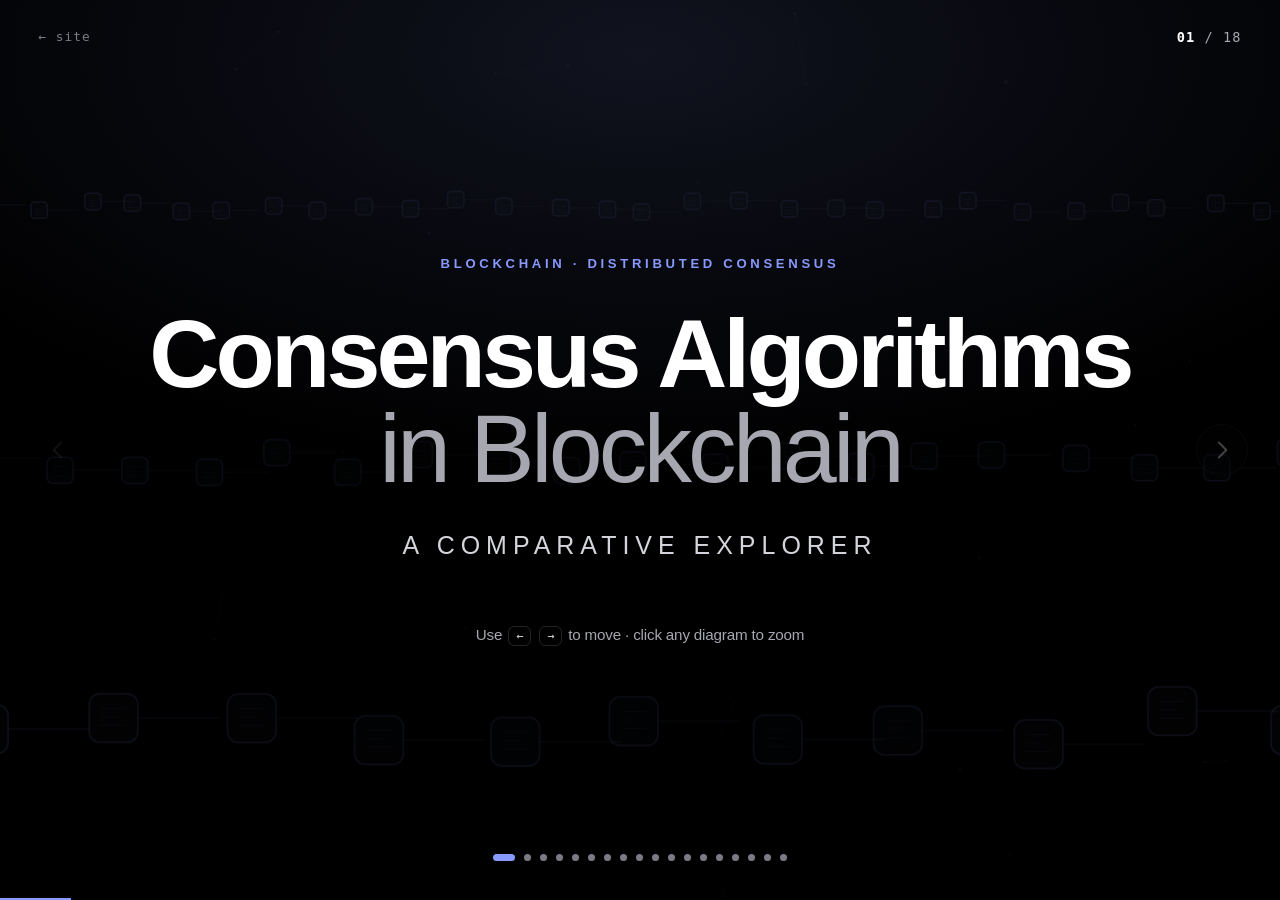
<file: consensus-explorer/present.html>
<!DOCTYPE html>
<html lang="en">
  <head>
    <meta charset="UTF-8" />
    <meta name="viewport" content="width=device-width, initial-scale=1.0, viewport-fit=cover" />
    <meta
      name="description"
      content="A keynote presentation comparing blockchain consensus algorithms — the trilemma, real-world chains, smart-contract languages, layers and cross-chain compatibility."
    />
    <title>Consensus Algorithms in Blockchain — A Comparative Explorer</title>
    <link rel="stylesheet" href="styles.css" />
  </head>
  <body>
    <canvas id="bgCanvas" aria-hidden="true"></canvas>
    <div class="scrim" aria-hidden="true"></div>
    <div class="vignette" aria-hidden="true"></div>

    <!-- ============================== DECK ============================== -->
    <main class="deck" id="deck" aria-roledescription="presentation">
      <!-- 1 · Title -->
      <section class="slide slide-title is-active" data-accent="#8899ff">
        <div class="slide-inner center">
          <p class="kicker" data-anim>Blockchain · Distributed Consensus</p>
          <h1 class="title-xl" data-anim>
            Consensus Algorithms<span class="title-line">in Blockchain</span>
          </h1>
          <p class="title-sub" data-anim>A Comparative Explorer</p>
          <p class="title-hint" data-anim>
            Use <kbd>←</kbd> <kbd>→</kbd> to move · click any diagram to zoom
          </p>
        </div>
      </section>

      <!-- 2 · Why consensus -->
      <section class="slide slide-statement" data-accent="#8899ff">
        <div class="slide-inner">
          <p class="eyebrow" data-anim>The problem</p>
          <h2 class="statement" data-anim>
            How does a network of strangers
            <span class="accent-word">agree on the truth</span>
            with no one in charge?
          </h2>
          <p class="statement-note" data-anim>
            A consensus algorithm is the mechanism that lets a decentralised network
            validate transactions, prevent double-spending and stay in sync — without
            trusting any single party.
          </p>
        </div>
      </section>

      <!-- 3 · Trilemma -->
      <section class="slide slide-split" data-accent="#8899ff" data-build="triangle">
        <div class="slide-inner split">
          <div class="split-copy">
            <p class="eyebrow" data-anim>The framework</p>
            <h2 class="h-lg" data-anim>The Blockchain Trilemma</h2>
            <p class="lead" data-anim>
              Every consensus design spends a fixed budget across three pillars.
              Optimise for two, and the third gives ground.
            </p>
            <ul class="pillar-list" data-anim>
              <li><b>Scalability</b> — throughput &amp; block speed (TPS).</li>
              <li><b>Security</b> — resistance to 51% &amp; Sybil attacks.</li>
              <li><b>Decentralisation</b> — how open node participation is.</li>
            </ul>
          </div>
          <figure class="split-figure">
            <div class="zoomable" data-zoom="triangle" id="triHolder" tabindex="0" aria-label="Zoom the trilemma diagram"></div>
            <figcaption class="zoom-hint" data-anim>Click to zoom</figcaption>
          </figure>
        </div>
      </section>

      <!-- 4 · Layer 1 vs Layer 2 -->
      <section class="slide slide-layers" data-accent="#8899ff">
        <div class="slide-inner">
          <p class="eyebrow center-x" data-anim>Where a chain lives</p>
          <h2 class="h-lg center-x" data-anim>Layer 1 vs Layer 2</h2>
          <div class="layer-two">
            <div class="layer-card l1" data-anim>
              <span class="layer-badge">Layer 1</span>
              <h3>The base chain</h3>
              <p>Runs the consensus algorithm itself. Produces and finalises blocks — the ultimate source of security and truth.</p>
              <p class="layer-eg">Bitcoin · Ethereum · Solana · Cardano</p>
            </div>
            <div class="layer-link" aria-hidden="true">
              <span>settles down to ▾</span>
              <span>built on top ▴</span>
            </div>
            <div class="layer-card l2" data-anim>
              <span class="layer-badge l2b">Layer 2</span>
              <h3>The scaling layer</h3>
              <p>Built on top to add speed and cut fees, then settles back to L1 to inherit its security.</p>
              <p class="layer-eg">Lightning · Arbitrum · Optimism · Base</p>
            </div>
          </div>
        </div>
      </section>

      <!-- 5 · The nine mechanisms (agenda) -->
      <section class="slide slide-agenda" data-accent="#8899ff" data-build="agenda">
        <div class="slide-inner">
          <p class="eyebrow center-x" data-anim>Nine ways to agree</p>
          <h2 class="h-lg center-x" data-anim>The mechanisms</h2>
          <ol class="agenda-grid" id="agendaGrid" data-anim></ol>
        </div>
      </section>

      <!-- 6–14 · Algorithm slides injected here -->

      <!-- 15 · Nine at a glance -->
      <section class="slide slide-compare" data-accent="#8899ff" data-build="compare">
        <div class="slide-inner">
          <p class="eyebrow center-x" data-anim>Side by side</p>
          <h2 class="h-lg center-x" data-anim>The nine at a glance</h2>
          <div class="compare-scroll" data-anim>
            <table class="compare-table" id="compareTable"></table>
          </div>
          <p class="compare-hint center-x" data-anim>Click a row to jump to that mechanism</p>
        </div>
      </section>

      <!-- 16 · Public vs Enterprise -->
      <section class="slide slide-pe" data-accent="#8899ff">
        <div class="slide-inner">
          <p class="eyebrow center-x" data-anim>A closing distinction</p>
          <h2 class="h-lg center-x" data-anim>Public vs Enterprise</h2>
          <p class="lead center-x narrow" data-anim>
            The sharpest way to organise all nine: are participants anonymous, or known?
            That single fact decides which trade-offs a chain can afford.
          </p>
          <div class="pe-grid">
            <div class="pe-card" data-anim>
              <span class="pe-tag">Open · anonymous</span>
              <h3>Public, permissionless</h3>
              <p>Anyone can join, so the network must be trustless. Sybil resistance is bought
                 with a scarce real resource — energy, capital, storage, or destroyed value —
                 and finality is usually probabilistic or economically enforced.</p>
              <div class="pe-alg"><span>PoW</span><span>PoS</span><span>DPoS</span><span>PoH</span><span>PoC</span><span>PoB</span></div>
            </div>
            <div class="pe-card" data-anim>
              <span class="pe-tag">Closed · identified</span>
              <h3>Enterprise, permissioned</h3>
              <p>Participants are legally known, so trustlessness is unnecessary. These chains
                 use highly efficient voting or hardware mechanisms with instant finality —
                 at the cost of open decentralisation.</p>
              <div class="pe-alg"><span>PBFT</span><span>PoA</span><span>PoET</span></div>
            </div>
          </div>
        </div>
      </section>

      <!-- 17 · Matrix -->
      <section class="slide slide-matrix" data-accent="#8899ff" data-build="matrix">
        <div class="slide-inner">
          <p class="eyebrow center-x" data-anim>Cross-chain interoperability</p>
          <h2 class="h-lg center-x" data-anim>Compatibility matrix</h2>
          <p class="lead center-x narrow" data-anim>
            Two chains are compatible at the protocol level when they share a consensus
            mechanism. Click to zoom · hover any cell.
          </p>
          <figure class="matrix-figure" data-anim>
            <div class="zoomable" data-zoom="matrix" id="matrixHolder" tabindex="0" aria-label="Zoom the compatibility matrix"></div>
            <div class="matrix-tooltip" id="matrixTip" aria-live="polite"></div>
          </figure>
        </div>
      </section>

      <!-- 16 · Closing -->
      <section class="slide slide-statement slide-closing" data-accent="#8899ff">
        <div class="slide-inner center">
          <p class="eyebrow" data-anim>In one line</p>
          <h2 class="statement" data-anim>
            Different rules, one goal —
            <span class="accent-word">trustless consensus.</span>
          </h2>
          <p class="statement-note" data-anim>
            Every mechanism answers one question in a different currency: who do we trust,
            and what do we make them pay for that trust — energy, capital, reputation,
            hardware, or destroyed coins. Metrics shown are representative approximations.
          </p>
        </div>
      </section>
    </main>

    <!-- ============================ CHROME ============================= -->
    <button class="nav-arrow nav-prev" id="navPrev" aria-label="Previous slide">
      <svg viewBox="0 0 24 24" width="26" height="26"><path d="M15 5l-7 7 7 7" fill="none" stroke="currentColor" stroke-width="1.8" stroke-linecap="round" stroke-linejoin="round"/></svg>
    </button>
    <button class="nav-arrow nav-next" id="navNext" aria-label="Next slide">
      <svg viewBox="0 0 24 24" width="26" height="26"><path d="M9 5l7 7-7 7" fill="none" stroke="currentColor" stroke-width="1.8" stroke-linecap="round" stroke-linejoin="round"/></svg>
    </button>

    <a href="index.html" aria-label="Back to website"
       style="position:fixed;top:clamp(18px,3vh,36px);left:clamp(20px,3vw,46px);z-index:20;font-family:var(--mono);font-size:0.8rem;letter-spacing:0.08em;color:var(--ink-4);text-decoration:none;">← site</a>
    <div class="counter" id="counter" aria-hidden="true">01 / 16</div>
    <nav class="dots" id="dots" aria-label="Slide navigation"></nav>
    <div class="progress-line" aria-hidden="true"><span id="progressBar"></span></div>

    <!-- ============================ DEEP DIVE ========================== -->
    <div class="deepdive" id="deepdive" role="dialog" aria-modal="true" aria-label="Algorithm deep dive" hidden>
      <button class="lightbox-close deepdive-close" id="deepdiveClose" aria-label="Close deep dive">
        <svg viewBox="0 0 24 24" width="22" height="22"><path d="M6 6l12 12M18 6L6 18" fill="none" stroke="currentColor" stroke-width="1.8" stroke-linecap="round"/></svg>
      </button>
      <div class="deepdive-stage" id="deepdiveStage" tabindex="-1"></div>
    </div>

    <!-- ============================ LIGHTBOX =========================== -->
    <div class="lightbox" id="lightbox" role="dialog" aria-modal="true" aria-label="Zoomed diagram" hidden>
      <button class="lightbox-close" id="lightboxClose" aria-label="Close">
        <svg viewBox="0 0 24 24" width="22" height="22"><path d="M6 6l12 12M18 6L6 18" fill="none" stroke="currentColor" stroke-width="1.8" stroke-linecap="round"/></svg>
      </button>
      <div class="lightbox-stage" id="lightboxStage"></div>
      <div class="matrix-tooltip lightbox-tip" id="lightboxTip" aria-live="polite"></div>
    </div>

    <script src="data.js"></script>
    <script src="charts.js"></script>
    <script src="background.js"></script>
    <script src="app.js"></script>
  </body>
</html>
</file>
<file: consensus-explorer/site.css>
/* =============================================================================
   Consensus Lab — site stylesheet
   Dark-first, glass + glow, projector-friendly contrast. Shares the design
   tokens of the presentation (present.html / styles.css) but is standalone.
   ========================================================================== */

:root {
  --accent: #8899ff;
  --bg: #000;
  --ink: #ffffff;
  --ink-2: #d4d5db;
  --ink-3: #a6a7b0;
  --ink-4: #7a7b86;
  --hair: rgba(255, 255, 255, 0.14);
  --hair-2: rgba(255, 255, 255, 0.08);
  --glass: rgba(10, 10, 14, 0.62);
  --card: rgba(255, 255, 255, 0.025);
  --ease: cubic-bezier(0.22, 1, 0.36, 1);
  --spring: cubic-bezier(0.34, 1.56, 0.64, 1);
  --font: -apple-system, BlinkMacSystemFont, "SF Pro Display", "Segoe UI", Roboto, Helvetica, Arial, sans-serif;
  --mono: "SF Mono", ui-monospace, SFMono-Regular, Menlo, monospace;
  --maxw: 1200px;
}

* { box-sizing: border-box; margin: 0; padding: 0; }

html { scroll-behavior: smooth; -webkit-text-size-adjust: 100%; }

body {
  font-family: var(--font);
  background: var(--bg);
  color: var(--ink);
  line-height: 1.6;
  letter-spacing: -0.01em;
  -webkit-font-smoothing: antialiased;
  text-rendering: optimizeLegibility;
  overflow-x: hidden;
}

a { color: inherit; text-decoration: none; }
b, strong { font-weight: 650; color: var(--ink); }
button { font-family: inherit; }

::selection { background: var(--accent); color: #000; }

/* ------------------------- background layers --------------------------- */
#bgCanvas { position: fixed; inset: 0; z-index: 0; pointer-events: none; opacity: 0.9; }
.scrim {
  position: fixed; inset: 0; z-index: 0; pointer-events: none;
  background:
    radial-gradient(120% 85% at 50% 40%, rgba(0,0,0,0.66) 0%, rgba(0,0,0,0.44) 46%, rgba(0,0,0,0.18) 74%, transparent 100%),
    linear-gradient(rgba(0,0,0,0.34), rgba(0,0,0,0.55));
}
/* soft light that trails the cursor */
.glow-follow {
  position: fixed; z-index: 0; pointer-events: none;
  width: 620px; height: 620px; border-radius: 50%;
  left: 0; top: 0;
  background: radial-gradient(circle, color-mix(in srgb, var(--accent) 10%, transparent) 0%, transparent 60%);
  transform: translate(-50%, -50%);
  transition: opacity 0.5s var(--ease);
  opacity: 0;
}

.progress-track {
  position: fixed; top: 0; left: 0; right: 0; height: 2px; z-index: 90;
}
.progress-track span {
  display: block; height: 100%; width: 0;
  background: linear-gradient(90deg, var(--accent), color-mix(in srgb, var(--accent) 40%, #fff));
  box-shadow: 0 0 12px var(--accent);
  transition: background 0.6s var(--ease);
}

/* -------------------------------- nav ---------------------------------- */
.nav {
  position: fixed; top: 14px; left: 50%; transform: translateX(-50%);
  z-index: 80;
  width: min(var(--maxw), calc(100vw - 28px));
  display: flex; align-items: center; gap: 26px;
  padding: 10px 12px 10px 18px;
  border-radius: 100px;
  background: var(--glass);
  border: 1px solid var(--hair-2);
  backdrop-filter: blur(22px) saturate(160%);
  -webkit-backdrop-filter: blur(22px) saturate(160%);
  box-shadow: 0 18px 50px -28px #000;
}
.nav-brand {
  display: flex; align-items: center; gap: 10px;
  font-weight: 600; font-size: 1.02rem; letter-spacing: -0.01em;
  color: var(--ink);
}
.nav-brand b { color: var(--accent); font-weight: 700; transition: color 0.5s var(--ease); }
.brand-mark {
  width: 20px; height: 20px; border-radius: 6px;
  background: linear-gradient(135deg, var(--accent), color-mix(in srgb, var(--accent) 40%, #fff));
  box-shadow: 0 0 14px color-mix(in srgb, var(--accent) 60%, transparent);
  transition: background 0.5s var(--ease), box-shadow 0.5s var(--ease);
}
.nav-links { display: flex; gap: 4px; margin-left: auto; }
.nav-links a {
  padding: 8px 15px; border-radius: 100px;
  font-size: 0.92rem; font-weight: 550; color: var(--ink-3);
  transition: color 0.25s var(--ease), background 0.25s var(--ease);
}
.nav-links a:hover { color: #fff; }
.nav-links a.active { color: #fff; background: rgba(255,255,255,0.07); }
.nav-present { color: var(--accent) !important; }
.nav-kbd {
  display: flex; align-items: center; gap: 9px;
  padding: 8px 12px 8px 15px; border-radius: 100px;
  border: 1px solid var(--hair-2); background: rgba(255,255,255,0.03);
  color: var(--ink-3); font-size: 0.86rem; cursor: pointer;
  transition: border-color 0.25s var(--ease), color 0.25s var(--ease);
}
.nav-kbd:hover { border-color: var(--hair); color: var(--ink); }
kbd {
  font-family: var(--mono); font-size: 0.72rem;
  padding: 2px 7px; border-radius: 6px;
  background: rgba(255,255,255,0.06); border: 1px solid var(--hair-2);
  color: var(--ink-2);
}

/* ------------------------------- layout -------------------------------- */
main { position: relative; z-index: 1; }
.view { min-height: 60vh; }
.wrap { max-width: var(--maxw); margin: 0 auto; padding: 0 clamp(18px, 4vw, 40px); }

.eyebrow {
  font-size: clamp(0.78rem, 0.65vw + 0.3vmin, 0.95rem);
  letter-spacing: 0.26em; text-transform: uppercase;
  color: var(--accent); font-weight: 700;
  transition: color 0.5s var(--ease);
}
.h-xl {
  font-size: clamp(2.6rem, 5vw + 0.8vmin, 5rem);
  font-weight: 640; letter-spacing: -0.038em; line-height: 1.02;
  background: linear-gradient(180deg, #fff 40%, #b9bcc7);
  -webkit-background-clip: text; background-clip: text; color: transparent;
}
.h-lg {
  font-size: clamp(1.9rem, 3.2vw + 0.5vmin, 3.2rem);
  font-weight: 630; letter-spacing: -0.033em; line-height: 1.05; color: #fff;
}
.lead {
  font-size: clamp(1.05rem, 1vw + 0.4vmin, 1.35rem);
  color: var(--ink-2); line-height: 1.65; max-width: 58ch;
}

/* -------------------------------- hero ---------------------------------- */
.hero {
  min-height: 92vh;
  display: flex; flex-direction: column;
  align-items: center; justify-content: center;
  text-align: center;
  padding: 130px 22px 40px;
  position: relative;
}
.hero .eyebrow { margin-bottom: 24px; }
.hero-title {
  font-size: clamp(3.2rem, 8.4vw, 7.6rem);
  font-weight: 660; letter-spacing: -0.045em; line-height: 0.98;
  background: linear-gradient(180deg, #fff 30%, #8f93a3 110%);
  -webkit-background-clip: text; background-clip: text; color: transparent;
}
.hero-title em {
  font-style: normal;
  background: linear-gradient(100deg, var(--accent), color-mix(in srgb, var(--accent) 35%, #c77dff), var(--accent));
  background-size: 200% 100%;
  -webkit-background-clip: text; background-clip: text; color: transparent;
  animation: shimmer 6s linear infinite;
}
@keyframes shimmer { to { background-position: 200% 0; } }
.hero-sub {
  margin: 28px auto 0; max-width: 62ch;
  font-size: clamp(1.08rem, 1.3vw, 1.4rem);
  color: var(--ink-2); line-height: 1.65;
}
.hero-cta { margin-top: 42px; display: flex; gap: 14px; flex-wrap: wrap; justify-content: center; }
.btn {
  position: relative; overflow: hidden;
  display: inline-flex; align-items: center; gap: 10px;
  padding: 15px 30px; border-radius: 100px;
  font-size: 1.02rem; font-weight: 620; cursor: pointer;
  border: 1px solid transparent;
  transition: transform 0.35s var(--spring), box-shadow 0.35s var(--ease),
    border-color 0.3s var(--ease), background 0.5s var(--ease);
  will-change: transform;
}
.btn-solid {
  background: var(--accent); color: #000;
  box-shadow: 0 12px 44px -12px var(--accent);
}
.btn-solid:hover { transform: translateY(-3px) scale(1.02); box-shadow: 0 20px 60px -14px var(--accent); }
.btn-glass {
  background: rgba(255,255,255,0.045); color: #fff;
  border-color: var(--hair);
  backdrop-filter: blur(10px);
}
.btn-glass:hover { transform: translateY(-3px); border-color: var(--accent); }
/* ripple */
.btn .ripple {
  position: absolute; border-radius: 50%; pointer-events: none;
  background: rgba(255,255,255,0.5); transform: scale(0);
  animation: ripple 0.6s var(--ease) forwards;
}
@keyframes ripple { to { transform: scale(3.4); opacity: 0; } }

/* stats */
.hero-stats {
  margin-top: clamp(48px, 8vh, 90px);
  display: grid; grid-template-columns: repeat(4, 1fr);
  gap: 12px;
  width: min(980px, 94vw);
}
.stat {
  padding: 20px 14px 18px;
  border-radius: 18px;
  background: var(--card); border: 1px solid var(--hair-2);
  backdrop-filter: blur(12px);
  transition: border-color 0.35s var(--ease), transform 0.35s var(--ease);
}
.stat:hover { border-color: color-mix(in srgb, var(--accent) 40%, transparent); transform: translateY(-3px); }
.stat b {
  display: block; font-size: clamp(1.5rem, 2.4vw, 2.3rem);
  font-weight: 700; letter-spacing: -0.03em; color: #fff;
  font-variant-numeric: tabular-nums;
}
.stat span { font-size: clamp(0.78rem, 0.7vw, 0.92rem); color: var(--ink-3); }
.hero-scrollcue {
  position: absolute; bottom: 26px; left: 50%; transform: translateX(-50%);
  color: var(--ink-4); font-size: 0.82rem; letter-spacing: 0.14em; text-transform: uppercase;
  animation: cueFloat 2.6s var(--ease) infinite;
}
@keyframes cueFloat { 50% { transform: translate(-50%, 7px); } }

/* --------------------------- section scaffolding ------------------------ */
.section { padding: clamp(64px, 10vh, 130px) 0; }
.section-head { text-align: center; max-width: 720px; margin: 0 auto 12px; }
.section-head .eyebrow { display: block; margin-bottom: 14px; }
.section-head .lead { margin: 16px auto 0; }

/* ------------------------------ algo cards ------------------------------ */
.cards-grid {
  margin-top: clamp(34px, 5vh, 56px);
  display: grid; grid-template-columns: repeat(3, 1fr);
  grid-auto-rows: 1fr; /* every card identical height across all rows */
  gap: 18px;
  perspective: 1400px;
}
.algo-card {
  --mx: 50%; --my: 50%;
  position: relative;
  display: flex; flex-direction: column; gap: 0;
  padding: 24px 24px 20px;
  border-radius: 22px;
  background: var(--card);
  border: 1px solid var(--hair-2);
  backdrop-filter: blur(10px);
  cursor: pointer;
  transform-style: preserve-3d;
  transition: transform 0.5s var(--spring), border-color 0.35s var(--ease),
    box-shadow 0.45s var(--ease);
  will-change: transform;
  overflow: hidden;
  text-align: left;
}
.algo-card::before {  /* mouse-follow sheen */
  content: ""; position: absolute; inset: 0; pointer-events: none;
  background: radial-gradient(420px circle at var(--mx) var(--my),
    color-mix(in srgb, var(--c) 12%, transparent), transparent 55%);
  opacity: 0; transition: opacity 0.35s var(--ease);
}
.algo-card::after {   /* top accent line */
  content: ""; position: absolute; top: 0; left: 8%; right: 8%; height: 1.5px;
  background: linear-gradient(90deg, transparent, var(--c), transparent);
  opacity: 0.55;
}
.algo-card:hover {
  border-color: color-mix(in srgb, var(--c) 45%, transparent);
  box-shadow: 0 30px 70px -34px color-mix(in srgb, var(--c) 70%, transparent);
}
.algo-card:hover::before { opacity: 1; }
.ac-top { display: flex; align-items: center; gap: 13px; }
.ac-icon {
  width: 44px; height: 44px; border-radius: 13px; flex: 0 0 auto;
  display: grid; place-items: center;
  background: color-mix(in srgb, var(--c) 14%, transparent);
  border: 1px solid color-mix(in srgb, var(--c) 38%, transparent);
  color: var(--c);
  transition: transform 0.45s var(--spring);
}
.algo-card:hover .ac-icon { transform: rotate(-6deg) scale(1.08); }
.ac-icon svg { width: 22px; height: 22px; }
.ac-name { font-size: 1.14rem; font-weight: 650; letter-spacing: -0.02em; color: #fff; }
.ac-acr { font-family: var(--mono); font-size: 0.72rem; color: var(--c); letter-spacing: 0.06em; }
.ac-tag {
  margin-top: 12px; font-size: 0.92rem; color: var(--ink-3); line-height: 1.5;
  /* every card reserves exactly three lines so the layout below never shifts */
  height: 4.5em;
  display: -webkit-box;
  -webkit-line-clamp: 3;
  -webkit-box-orient: vertical;
  overflow: hidden;
}
.ac-mid { display: flex; align-items: center; gap: 14px; margin: 10px 0 16px; }
.ac-radar { width: 108px; flex: 0 0 auto; }
.ac-metrics { display: grid; gap: 7px; flex: 1; min-width: 0; align-content: center; }
.ac-metric { display: flex; justify-content: space-between; align-items: baseline; gap: 8px; font-size: 0.82rem; }
.ac-metric i { font-style: normal; color: var(--ink-4); font-size: 0.72rem; letter-spacing: 0.08em; text-transform: uppercase; flex: 0 0 auto; }
.ac-metric b {
  font-family: var(--mono); font-weight: 600; font-size: 0.84rem; color: var(--ink-2);
  white-space: nowrap; text-align: right; overflow: hidden; text-overflow: ellipsis;
}
.ac-foot {
  margin-top: auto; padding-top: 14px; border-top: 1px solid var(--hair-2);
  display: flex; align-items: center; justify-content: space-between; gap: 10px;
  font-size: 0.82rem; color: var(--ink-4);
}
.ac-foot > span:first-child { overflow: hidden; text-overflow: ellipsis; white-space: nowrap; }
.ac-foot .go { flex: 0 0 auto; }
.ac-foot .go { color: var(--c); font-weight: 600; display: inline-flex; align-items: center; gap: 6px; transition: gap 0.3s var(--ease); }
.algo-card:hover .ac-foot .go { gap: 10px; }

/* --------------------------- trilemma strip ----------------------------- */
.tri-strip { display: grid; grid-template-columns: 1fr 0.9fr; gap: clamp(30px, 5vw, 70px); align-items: center; margin-top: 40px; }
.tri-points { display: grid; gap: 12px; margin-top: 26px; }
.tri-point {
  display: flex; gap: 14px; align-items: flex-start;
  padding: 16px 18px; border-radius: 16px;
  background: var(--card); border: 1px solid var(--hair-2);
}
.tri-point b { font-size: 1rem; }
.tri-point p { color: var(--ink-3); font-size: 0.92rem; }
.tri-dot { width: 9px; height: 9px; border-radius: 50%; margin-top: 8px; flex: 0 0 auto; background: var(--accent); box-shadow: 0 0 10px var(--accent); }

/* ============================ DETAIL VIEW =============================== */
.detail-hero { padding: 140px 0 26px; }
.detail-back { font-size: 0.9rem; color: var(--ink-4); display: inline-flex; gap: 8px; align-items: center; margin-bottom: 26px; transition: color 0.25s; }
.detail-back:hover { color: var(--ink); }
.detail-head { display: flex; align-items: center; gap: 18px; flex-wrap: wrap; }
.detail-idx { font-family: var(--mono); color: var(--ink-4); font-size: 1rem; }
.detail-chip {
  font-family: var(--mono); font-size: 0.85rem; font-weight: 700; letter-spacing: 0.06em;
  color: var(--accent); padding: 6px 14px; border-radius: 100px;
  border: 1px solid color-mix(in srgb, var(--accent) 45%, transparent);
  background: color-mix(in srgb, var(--accent) 11%, transparent);
}
.detail-title { font-size: clamp(2.3rem, 4.6vw, 4.2rem); font-weight: 650; letter-spacing: -0.038em; line-height: 1; color: #fff; }
.detail-tag { width: 100%; color: var(--accent); font-size: clamp(1.05rem, 1.2vw, 1.4rem); font-weight: 550; margin-top: 4px; }
.detail-mech { margin-top: 16px; max-width: 70ch; }
.meta-row { display: flex; flex-wrap: wrap; gap: 9px; margin-top: 22px; }
.meta-chip {
  display: flex; flex-direction: column; gap: 2px;
  padding: 9px 14px; border: 1px solid var(--hair-2); border-radius: 12px;
  background: rgba(0,0,0,0.5); font-size: 0.9rem; color: var(--ink-2);
}
.meta-chip i {
  font-style: normal; font-family: var(--mono); font-size: 0.6rem;
  letter-spacing: 0.14em; text-transform: uppercase; color: var(--ink-4);
}

/* ------------------------------ simulator ------------------------------- */
.sim-panel {
  margin-top: clamp(30px, 5vh, 50px);
  border-radius: 24px;
  border: 1px solid var(--hair-2);
  background: rgba(6, 6, 10, 0.72);
  backdrop-filter: blur(18px);
  overflow: hidden;
  box-shadow: 0 40px 100px -50px color-mix(in srgb, var(--accent) 50%, transparent);
}
.sim-head {
  display: flex; align-items: center; gap: 14px;
  padding: 16px 22px;
  border-bottom: 1px solid var(--hair-2);
}
.sim-head h3 { font-size: 1.05rem; font-weight: 650; letter-spacing: -0.01em; }
.sim-live {
  display: inline-flex; align-items: center; gap: 7px;
  font-family: var(--mono); font-size: 0.68rem; letter-spacing: 0.14em; text-transform: uppercase;
  color: var(--accent);
}
.sim-live::before {
  content: ""; width: 7px; height: 7px; border-radius: 50%;
  background: var(--accent); box-shadow: 0 0 10px var(--accent);
  animation: livePulse 1.6s ease-in-out infinite;
}
@keyframes livePulse { 50% { opacity: 0.35; } }
.sim-step-count { margin-left: auto; font-family: var(--mono); font-size: 0.8rem; color: var(--ink-4); }

.sim-body { display: grid; grid-template-columns: 1fr 250px; }
.sim-stage-wrap { position: relative; }
.sim-stage { display: block; width: 100%; height: auto; }
.sim-caption {
  position: absolute; left: 50%; bottom: 14px; transform: translateX(-50%);
  max-width: 92%;
  padding: 10px 20px; border-radius: 100px;
  background: rgba(10,10,14,0.88); border: 1px solid var(--hair);
  backdrop-filter: blur(12px);
  font-size: clamp(0.88rem, 0.8vw, 1.02rem); color: var(--ink-2);
  text-align: center; white-space: nowrap; overflow: hidden; text-overflow: ellipsis;
  transition: opacity 0.3s var(--ease);
}
.sim-caption b { color: #fff; }

.sim-side {
  border-left: 1px solid var(--hair-2);
  display: flex; flex-direction: column;
  min-height: 0;
}
.sim-side-lbl {
  font-family: var(--mono); font-size: 0.62rem; letter-spacing: 0.16em;
  text-transform: uppercase; color: var(--ink-4);
  padding: 14px 18px 8px;
}
.sim-log {
  flex: 1; overflow-y: auto; min-height: 0; max-height: 300px;
  padding: 0 18px 14px; display: flex; flex-direction: column; gap: 7px;
  font-size: 0.8rem; color: var(--ink-3);
}
.sim-log div {
  padding: 7px 11px; border-radius: 9px;
  background: rgba(255,255,255,0.03); border: 1px solid var(--hair-2);
  animation: logIn 0.35s var(--ease);
  line-height: 1.45;
}
.sim-log div.hl { border-color: color-mix(in srgb, var(--accent) 45%, transparent); color: var(--ink-2); }
@keyframes logIn { from { opacity: 0; transform: translateY(-6px); } }

/* lifecycle strip */
.sim-flow {
  display: flex; flex-wrap: wrap; align-items: center; gap: 8px;
  padding: 14px 22px;
  border-top: 1px solid var(--hair-2);
}
.sim-flow-lbl { font-family: var(--mono); font-size: 0.62rem; letter-spacing: 0.14em; text-transform: uppercase; color: var(--ink-4); margin-right: 6px; }
.flow-chip {
  font-family: var(--mono); font-size: 0.76rem;
  padding: 5px 12px; border-radius: 8px;
  background: rgba(255,255,255,0.03); border: 1px solid var(--hair-2);
  color: var(--ink-4);
  transition: all 0.35s var(--ease);
}
.flow-chip.on {
  color: #fff; border-color: var(--accent);
  background: color-mix(in srgb, var(--accent) 16%, transparent);
  box-shadow: 0 0 16px -4px var(--accent);
}
.flow-arrow { color: var(--ink-4); font-size: 0.75rem; }

/* chain strip */
.sim-chain {
  display: flex; align-items: center; gap: 7px;
  padding: 13px 22px; border-top: 1px solid var(--hair-2);
  overflow-x: auto;
  min-height: 56px;
}
.sim-chain-lbl { font-family: var(--mono); font-size: 0.62rem; letter-spacing: 0.14em; text-transform: uppercase; color: var(--ink-4); margin-right: 8px; flex: 0 0 auto; }
.chain-block {
  flex: 0 0 auto;
  font-family: var(--mono); font-size: 0.76rem; font-weight: 600;
  padding: 7px 12px; border-radius: 9px;
  color: #fff;
  background: color-mix(in srgb, var(--accent) 20%, transparent);
  border: 1px solid color-mix(in srgb, var(--accent) 55%, transparent);
  animation: blockIn 0.5s var(--spring);
  position: relative;
}
.chain-block.fork-b { opacity: 0.85; }
.chain-block.orphaned { opacity: 0.22; text-decoration: line-through; border-style: dashed; }
.chain-link { color: color-mix(in srgb, var(--accent) 70%, transparent); font-size: 0.8rem; flex: 0 0 auto; }
.chain-fork-col { display: flex; flex-direction: column; gap: 5px; flex: 0 0 auto; }
@keyframes blockIn { from { transform: scale(0.5); opacity: 0; } }

/* controls */
.sim-controls {
  display: flex; align-items: center; gap: 10px; flex-wrap: wrap;
  padding: 14px 22px;
  border-top: 1px solid var(--hair-2);
  background: rgba(255,255,255,0.015);
}
.sim-btn {
  display: inline-flex; align-items: center; justify-content: center; gap: 8px;
  height: 40px; padding: 0 18px; border-radius: 100px;
  border: 1px solid var(--hair); background: rgba(255,255,255,0.04);
  color: #fff; font-size: 0.9rem; font-weight: 600; cursor: pointer;
  transition: all 0.25s var(--ease);
}
.sim-btn:hover { border-color: var(--accent); background: color-mix(in srgb, var(--accent) 12%, transparent); }
.sim-btn:disabled { opacity: 0.3; pointer-events: none; }
.sim-btn.primary { background: var(--accent); border-color: var(--accent); color: #000; }
.sim-btn.primary:hover { box-shadow: 0 8px 30px -8px var(--accent); }
.sim-btn.icon { width: 40px; padding: 0; }
.sim-speed { display: inline-flex; align-items: center; gap: 8px; margin-left: auto; color: var(--ink-4); font-size: 0.8rem; }
.sim-speed select {
  height: 34px; padding: 0 10px; border-radius: 9px;
  background: rgba(255,255,255,0.05); border: 1px solid var(--hair-2);
  color: var(--ink); font-family: var(--mono); font-size: 0.8rem;
  cursor: pointer; outline: none;
}

/* SVG stage internals */
.sn-body { fill: rgba(255,255,255,0.05); stroke: var(--hair); stroke-width: 0.35; transition: all 0.4s var(--ease); }
.sn-label { fill: var(--ink-2); font-family: var(--font); font-weight: 600; text-anchor: middle; }
.sn-sub { fill: var(--ink-4); font-family: var(--mono); text-anchor: middle; }
.sim-node.is-active .sn-body { stroke: var(--accent); fill: color-mix(in srgb, var(--accent) 14%, transparent); }
.sim-node.is-leader .sn-body {
  stroke: var(--accent); stroke-width: 0.6;
  fill: color-mix(in srgb, var(--accent) 22%, transparent);
  filter: drop-shadow(0 0 6px color-mix(in srgb, var(--accent) 80%, transparent));
}
.sim-node.is-fault .sn-body { stroke: #ff5d5d; fill: rgba(255,93,93,0.13); }
.sim-node.is-fault .sn-label { fill: #ff8a8a; }
.sim-node.is-done .sn-body { stroke: #58e0a5; fill: rgba(88,224,165,0.1); }
.sim-node.pulsing .sn-body { animation: nodePulse 0.9s var(--ease) infinite; }
@keyframes nodePulse { 50% { stroke-width: 0.9; } }
.sn-badge { fill: var(--accent); font-family: var(--mono); font-weight: 700; text-anchor: middle; transition: fill 0.3s; }
.sn-fault-x { stroke: #ff5d5d; stroke-width: 0.7; stroke-linecap: round; }
.sim-packet { filter: drop-shadow(0 0 3px currentColor); }
.sim-wire { stroke: rgba(255,255,255,0.05); stroke-width: 0.25; }

/* ------------------------- detail content sections ---------------------- */
.detail-section { padding: clamp(44px, 7vh, 84px) 0 0; }
.detail-section:last-of-type { padding-bottom: clamp(50px, 8vh, 90px); }
.ds-lbl {
  font-family: var(--mono); font-size: clamp(0.72rem, 0.55vw, 0.88rem);
  letter-spacing: 0.18em; text-transform: uppercase;
  color: var(--accent); font-weight: 700;
  margin-bottom: 18px; padding-bottom: 10px;
  border-bottom: 1px solid var(--hair-2);
}
.ds-para { color: var(--ink-2); font-size: clamp(1rem, 0.85vw + 0.3vmin, 1.26rem); line-height: 1.7; margin-bottom: 14px; max-width: 70ch; }

.detail-cols { display: grid; grid-template-columns: 1.25fr 0.75fr; gap: clamp(30px, 4vw, 60px); align-items: start; }
.detail-aside { position: sticky; top: 96px; display: grid; gap: 16px; }
.aside-panel {
  border: 1px solid var(--hair-2); border-radius: 18px;
  background: var(--card); padding: 18px;
}
.aside-panel .ds-lbl { border: none; margin-bottom: 8px; padding-bottom: 0; }
.aside-metrics { display: grid; grid-template-columns: 1fr 1fr; gap: 1px; background: var(--hair-2); border-radius: 12px; overflow: hidden; }
.aside-metric { background: #0a0a0e; padding: 11px 13px; }
.aside-metric i { display: block; font-style: normal; font-family: var(--mono); font-size: 0.6rem; letter-spacing: 0.1em; text-transform: uppercase; color: var(--ink-4); }
.aside-metric b { font-size: 0.95rem; font-weight: 620; color: #fff; }

/* phases timeline (reused from deck design) */
.dd-phases { list-style: none; position: relative; padding: 0; }
.dd-phases::before {
  content: ""; position: absolute; left: 15px; top: 12px; bottom: 12px;
  width: 1px; background: var(--hair);
}
.dd-phase { position: relative; display: flex; gap: 18px; padding: 9px 0; }
.dd-phase-idx {
  position: relative; z-index: 1; flex: 0 0 auto;
  width: 31px; height: 31px; border-radius: 50%;
  background: #000; border: 1px solid color-mix(in srgb, var(--accent) 55%, transparent);
  color: var(--accent); font-family: var(--mono); font-size: 0.72rem;
  display: grid; place-items: center;
}
.dd-phase-body { display: flex; flex-direction: column; gap: 2px; }
.dd-phase-body strong { font-weight: 600; font-size: clamp(0.98rem, 0.8vw, 1.18rem); color: #fff; }
.dd-phase-body span { color: var(--ink-3); font-size: clamp(0.92rem, 0.7vw, 1.08rem); line-height: 1.55; }

.dd-attacks { list-style: none; display: grid; gap: 13px; }
.dd-attacks li { position: relative; padding-left: 20px; color: var(--ink-3); font-size: clamp(0.95rem, 0.75vw, 1.14rem); line-height: 1.6; max-width: 66ch; }
.dd-attacks li::before {
  content: ""; position: absolute; left: 0; top: 0.66em; width: 6px; height: 6px;
  border-radius: 50%; background: color-mix(in srgb, var(--accent) 65%, transparent);
}
.dd-attacks strong { color: #fff; font-weight: 600; }

.dd-notes { border-left: 2px solid color-mix(in srgb, var(--accent) 50%, transparent); padding: 6px 0 6px 20px; }
.dd-notes p { color: var(--ink-2); font-size: clamp(0.95rem, 0.75vw, 1.14rem); line-height: 1.65; margin: 0 0 10px; max-width: 66ch; }

/* chains */
.chain-cards { display: grid; grid-template-columns: repeat(auto-fill, minmax(270px, 1fr)); gap: 16px; }
.chain-card {
  border: 1px solid var(--hair-2); border-radius: 18px;
  background: rgba(0,0,0,0.5); padding: 20px 22px;
  transition: transform 0.4s var(--spring), border-color 0.3s var(--ease);
}
.chain-card:hover { transform: translateY(-4px); border-color: color-mix(in srgb, var(--accent) 40%, transparent); }
.cc-top { display: flex; align-items: center; gap: 10px; margin-bottom: 10px; }
.cc-name { font-weight: 650; font-size: 1.05rem; }
.cc-ticker { font-family: var(--mono); font-size: 0.76rem; color: var(--ink-4); }
.cc-layer {
  margin-left: auto;
  font-family: var(--mono); font-size: 0.66rem; font-weight: 700; letter-spacing: 0.08em;
  color: #7ee7c7; border: 1px solid rgba(126,231,199,0.4); background: rgba(126,231,199,0.08);
  padding: 3px 9px; border-radius: 100px;
}
.cc-why { color: var(--ink-3); font-size: 0.92rem; line-height: 1.55; margin-bottom: 12px; }
.cc-langs { display: flex; flex-wrap: wrap; gap: 7px; }
.cc-lang { font-size: 0.78rem; font-weight: 600; padding: 4px 10px; border-radius: 7px; color: var(--ink-2); border: 1px solid var(--hair); }

/* prev / next */
.detail-nav { display: grid; grid-template-columns: 1fr 1fr; gap: 14px; margin-top: clamp(44px, 7vh, 80px); }
.dn-link {
  padding: 20px 24px; border-radius: 18px;
  border: 1px solid var(--hair-2); background: var(--card);
  transition: border-color 0.3s var(--ease), transform 0.35s var(--spring);
}
.dn-link:hover { transform: translateY(-3px); border-color: color-mix(in srgb, var(--accent) 45%, transparent); }
.dn-link i { display: block; font-style: normal; font-family: var(--mono); font-size: 0.66rem; letter-spacing: 0.14em; text-transform: uppercase; color: var(--ink-4); margin-bottom: 6px; }
.dn-link b { font-size: 1.08rem; }
.dn-next { text-align: right; }

/* ============================ COMPARE VIEW ============================== */
.compare-hero { padding: 140px 0 10px; text-align: center; }
.pick-row { display: flex; flex-wrap: wrap; gap: 9px; justify-content: center; margin-top: 30px; }
.pick {
  --c: var(--accent);
  display: inline-flex; align-items: center; gap: 8px;
  padding: 9px 17px; border-radius: 100px;
  border: 1px solid var(--hair-2); background: rgba(255,255,255,0.03);
  color: var(--ink-3); font-size: 0.9rem; font-weight: 600; cursor: pointer;
  transition: all 0.28s var(--ease);
}
.pick .dot { width: 8px; height: 8px; border-radius: 50%; background: var(--c); box-shadow: 0 0 8px var(--c); }
.pick:hover { color: #fff; transform: translateY(-2px); }
.pick.on {
  color: #fff; border-color: var(--c);
  background: color-mix(in srgb, var(--c) 16%, transparent);
  box-shadow: 0 6px 24px -10px var(--c);
}
.compare-grid { display: grid; grid-template-columns: 0.9fr 1.1fr; gap: clamp(24px, 4vw, 54px); align-items: start; margin-top: clamp(34px, 5vh, 60px); }
.compare-panel { border: 1px solid var(--hair-2); border-radius: 22px; background: var(--card); padding: clamp(18px, 2.4vw, 30px); backdrop-filter: blur(10px); }
.radar-legend { display: flex; flex-wrap: wrap; gap: 14px; justify-content: center; margin-top: 10px; }
.radar-legend span { display: inline-flex; align-items: center; gap: 8px; font-size: 0.85rem; color: var(--ink-2); }
.radar-legend .dot { width: 9px; height: 9px; border-radius: 50%; }

/* bars */
.bars-group { margin-bottom: 22px; }
.bars-title { font-family: var(--mono); font-size: 0.66rem; letter-spacing: 0.16em; text-transform: uppercase; color: var(--ink-4); margin-bottom: 11px; }
.bar-row { display: grid; grid-template-columns: 64px 1fr 84px; align-items: center; gap: 12px; margin-bottom: 8px; }
.bar-row i { font-style: normal; font-family: var(--mono); font-size: 0.78rem; font-weight: 700; color: var(--ink-2); }
.bar-track { height: 9px; border-radius: 6px; background: rgba(255,255,255,0.05); overflow: hidden; }
.bar-fill {
  display: block; height: 100%; width: 0; border-radius: 6px;
  background: linear-gradient(90deg, color-mix(in srgb, var(--c) 60%, transparent), var(--c));
  box-shadow: 0 0 12px -2px var(--c);
  transition: width 1s var(--ease);
}
.bar-row b { font-family: var(--mono); font-size: 0.76rem; font-weight: 600; color: var(--ink-3); text-align: right; }

/* compare table */
.compare-scroll { margin-top: clamp(30px, 5vh, 54px); overflow-x: auto; border: 1px solid var(--hair-2); border-radius: 18px; background: rgba(0,0,0,0.55); }
.compare-table { width: 100%; min-width: 760px; border-collapse: collapse; font-size: clamp(0.86rem, 0.7vw, 1.02rem); }
.compare-table th {
  font-family: var(--mono); font-size: 0.66rem; letter-spacing: 0.12em; text-transform: uppercase;
  color: var(--ink-4); font-weight: 600; text-align: left;
  padding: 14px 18px; border-bottom: 1px solid var(--hair);
  cursor: pointer; user-select: none; white-space: nowrap;
}
.compare-table th:hover { color: var(--ink-2); }
.compare-table th .sort { opacity: 0.5; margin-left: 5px; }
.compare-table td { padding: 12px 18px; border-bottom: 1px solid var(--hair-2); color: var(--ink-2); }
.compare-table tbody tr:last-child td { border-bottom: none; }
.compare-table tbody tr { cursor: pointer; transition: background 0.22s var(--ease), opacity 0.3s var(--ease); }
.compare-table tbody tr:hover { background: rgba(255,255,255,0.045); }
.compare-table tbody tr.dim { opacity: 0.32; }
.ct-mech { font-weight: 700; color: #fff; white-space: nowrap; }
.ct-dot { display: inline-block; width: 8px; height: 8px; border-radius: 50%; margin-right: 10px; vertical-align: middle; }
.ct-num { font-family: var(--mono); font-size: 0.92em; }

/* matrix */
.matrix-wrap { position: relative; max-width: 880px; margin: clamp(30px, 5vh, 54px) auto 0; }
.matrix-scroll { overflow-x: auto; border-radius: 18px; }
.heatmap { width: 100%; min-width: 620px; display: block; }

/* ============================ COMMAND PALETTE =========================== */
.palette {
  position: fixed; inset: 0; z-index: 120;
  background: rgba(0,0,0,0.6); backdrop-filter: blur(8px);
  display: flex; align-items: flex-start; justify-content: center;
  padding: 14vh 18px 0;
  opacity: 0; transition: opacity 0.25s var(--ease);
}
.palette[hidden] { display: none; }
.palette.show { opacity: 1; }
.palette-panel {
  width: min(600px, 96vw);
  border-radius: 18px; overflow: hidden;
  background: rgba(14,14,18,0.92);
  border: 1px solid var(--hair);
  backdrop-filter: blur(28px) saturate(160%);
  box-shadow: 0 40px 110px -30px #000;
  transform: translateY(10px) scale(0.98);
  transition: transform 0.3s var(--spring);
}
.palette.show .palette-panel { transform: none; }
.palette-input {
  width: 100%; padding: 18px 22px;
  background: transparent; border: none; outline: none;
  color: #fff; font-family: inherit; font-size: 1.05rem;
  border-bottom: 1px solid var(--hair-2);
}
.palette-input::placeholder { color: var(--ink-4); }
.palette-list { list-style: none; max-height: 330px; overflow-y: auto; padding: 8px; }
.palette-item {
  display: flex; align-items: center; gap: 12px;
  padding: 11px 14px; border-radius: 11px;
  color: var(--ink-2); font-size: 0.95rem; cursor: pointer;
}
.palette-item .pi-dot { width: 8px; height: 8px; border-radius: 50%; background: var(--ink-4); flex: 0 0 auto; }
.palette-item .pi-kind { margin-left: auto; font-family: var(--mono); font-size: 0.66rem; letter-spacing: 0.1em; text-transform: uppercase; color: var(--ink-4); }
.palette-item.sel { background: color-mix(in srgb, var(--accent) 14%, transparent); color: #fff; }
.palette-item.sel .pi-dot { background: var(--accent); box-shadow: 0 0 8px var(--accent); }
.palette-empty { padding: 22px; text-align: center; color: var(--ink-4); font-size: 0.9rem; }
.palette-foot {
  display: flex; gap: 18px; padding: 10px 18px;
  border-top: 1px solid var(--hair-2);
  font-size: 0.74rem; color: var(--ink-4);
}

/* ------------------------------- footer --------------------------------- */
.site-foot {
  position: relative; z-index: 1;
  max-width: var(--maxw); margin: 40px auto 0;
  padding: 56px clamp(18px, 4vw, 40px) 70px;
  border-top: 1px solid var(--hair-2);
  text-align: center;
}
.foot-thesis { font-size: clamp(1.05rem, 1.3vw, 1.3rem); color: var(--ink-3); max-width: 62ch; margin: 0 auto 18px; line-height: 1.65; }
.foot-meta { font-family: var(--mono); font-size: 0.76rem; color: var(--ink-4); letter-spacing: 0.03em; }
.foot-meta a { color: var(--accent); }

/* --------------------------- shared chart svg --------------------------- */
.heatmap, .triangle, .radar { width: 100%; height: auto; display: block; overflow: visible; }
.radar-ring { fill: none; stroke: rgba(255,255,255,0.07); stroke-width: 1; }
.radar-spoke { stroke: rgba(255,255,255,0.09); stroke-width: 1; }
.radar-label { fill: var(--ink-3); font-size: 12px; font-weight: 600; font-family: var(--font); }
.radar-value { fill: #fff; font-size: 13px; font-weight: 700; font-family: var(--font); }
.radar-area {
  fill: color-mix(in srgb, var(--accent) 26%, transparent);
  stroke: var(--accent); stroke-width: 2; stroke-linejoin: round;
  filter: drop-shadow(0 0 10px color-mix(in srgb, var(--accent) 55%, transparent));
}
.radar-area-multi { fill: color-mix(in srgb, var(--accent) 13%, transparent); stroke-width: 2.2; }
.radar-area.radar-anim { animation: radarPop 0.85s var(--ease) both; }
@keyframes radarPop {
  from { transform: scale(0.04); opacity: 0; }
  60% { opacity: 1; }
  to { transform: scale(1); opacity: 1; }
}
.radar-dot { fill: #fff; stroke: var(--accent); stroke-width: 2; }

.tri-fill { fill: color-mix(in srgb, var(--accent) 12%, transparent); transition: fill 0.8s var(--ease); }
.tri-edge { fill: none; stroke: color-mix(in srgb, var(--accent) 60%, transparent); stroke-width: 1.6; stroke-linejoin: round; }
.tri-node { fill: #fff; stroke: var(--accent); stroke-width: 2.5; }
.tri-label { fill: #fff; font-size: 15px; font-weight: 600; font-family: var(--font); }
.tri-sub { fill: var(--ink-3); font-size: 11px; font-family: var(--font); }
.tri-center { fill: var(--ink-3); font-size: 13px; font-style: italic; letter-spacing: 0.04em; font-family: var(--font); }

.hm-label { font-family: var(--font); font-size: 11px; font-weight: 600; fill: var(--ink-3); }
.hm-cell { transition: opacity 0.35s var(--ease), transform 0.2s var(--ease); cursor: crosshair; }
.hm-diag { fill: rgba(255,255,255,0.14); }
.hm-compat { fill: color-mix(in srgb, var(--accent, #8899ff) 55%, transparent); }
.hm-incompat { fill: rgba(255,255,255,0.04); }
.hm-cell:hover { stroke: #fff; stroke-width: 2; transform-box: fill-box; transform-origin: center; transform: scale(1.16); }
.hm-dim { opacity: 0.28; }
.hm-inband { opacity: 1; }
.matrix-tooltip {
  position: absolute; top: -6px; left: 50%; transform: translateX(-50%);
  padding: 9px 18px; border-radius: 100px;
  background: rgba(20,20,22,0.92); border: 1px solid var(--hair);
  backdrop-filter: blur(14px);
  font-size: 0.86rem; color: var(--ink-2);
  pointer-events: none; opacity: 0; transition: opacity 0.25s var(--ease);
  max-width: 92%; text-align: center; white-space: nowrap; z-index: 6;
}
.matrix-tooltip.show { opacity: 1; }
.matrix-tooltip b { color: #fff; }

/* ------------------------------- reveals -------------------------------- */
.reveal { opacity: 0; transform: translateY(26px); transition: opacity 0.8s var(--ease), transform 0.8s var(--ease); }
.reveal.in { opacity: 1; transform: none; }

/* ------------------------------ responsive ------------------------------ */
@media (max-width: 1020px) {
  .cards-grid { grid-template-columns: repeat(2, 1fr); }
  .detail-cols { grid-template-columns: 1fr; }
  .detail-aside { position: static; }
  .compare-grid { grid-template-columns: 1fr; }
  .sim-body { grid-template-columns: 1fr; }
  .sim-side { border-left: none; border-top: 1px solid var(--hair-2); }
  .sim-log { max-height: 160px; }
}
@media (max-width: 660px) {
  .cards-grid { grid-template-columns: 1fr; }
  .nav-links a[data-nav] { display: none; }
  .nav { gap: 12px; }
  .nav-kbd span { display: none; }
  .hero-stats { grid-template-columns: repeat(2, 1fr); }
  .tri-strip { grid-template-columns: 1fr; }
  .detail-nav { grid-template-columns: 1fr; }
  .dn-next { text-align: left; }
}

/* --------------------------- reduced motion ----------------------------- */
@media (prefers-reduced-motion: reduce) {
  *, *::before, *::after {
    animation-duration: 0.001ms !important;
    animation-iteration-count: 1 !important;
    transition-duration: 0.05ms !important;
    scroll-behavior: auto !important;
  }
  .reveal { opacity: 1; transform: none; }
  .glow-follow { display: none; }
}
</file>
<file: consensus-explorer/styles.css>
/* =============================================================================
   Consensus Algorithms — Keynote deck
   Pure-black, minimal, one idea per slide.
   ========================================================================== */

:root {
  --accent: #8899ff;
  --bg: #000000;
  --ink: #ffffff;
  --ink-2: #d4d5db; /* brightened for projector legibility */
  --ink-3: #a6a7b0;
  --ink-4: #7a7b86;
  --hair: rgba(255, 255, 255, 0.14);
  --hair-2: rgba(255, 255, 255, 0.08);
  --ease: cubic-bezier(0.22, 1, 0.36, 1);
  --font: -apple-system, BlinkMacSystemFont, "SF Pro Display", "SF Pro Text",
    "Segoe UI", Roboto, Helvetica, Arial, sans-serif;
  --mono: "SF Mono", ui-monospace, "JetBrains Mono", Menlo, monospace;
  --pad: clamp(32px, 5.5vw, 132px);
}

* {
  box-sizing: border-box;
  margin: 0;
  padding: 0;
}

html,
body {
  height: 100%;
  overflow: hidden;
}

body {
  font-family: var(--font);
  background: var(--bg);
  color: var(--ink);
  line-height: 1.55;
  -webkit-font-smoothing: antialiased;
  text-rendering: optimizeLegibility;
  letter-spacing: -0.011em;
}

kbd {
  font-family: var(--mono);
  font-size: 0.78em;
  padding: 2px 7px;
  border: 1px solid var(--hair);
  border-radius: 6px;
  color: var(--ink-2);
}

b,
strong {
  font-weight: 600;
  color: var(--ink);
}

/* ---- background layers: canvas (0) < scrim (0) < vignette (0) < deck (1) --- */
#bgCanvas {
  position: fixed;
  inset: 0;
  z-index: 0;
  pointer-events: none;
  opacity: 0.9;
}
/* darkening scrim so slide text stays crisp over the animation on a projector */
.scrim {
  position: fixed;
  inset: 0;
  z-index: 0;
  pointer-events: none;
  background: radial-gradient(
      120% 85% at 50% 50%,
      rgba(0, 0, 0, 0.72) 0%,
      rgba(0, 0, 0, 0.5) 42%,
      rgba(0, 0, 0, 0.24) 72%,
      rgba(0, 0, 0, 0) 100%
    ),
    linear-gradient(rgba(0, 0, 0, 0.35), rgba(0, 0, 0, 0.55));
}
/* faint accent halo */
.vignette {
  position: fixed;
  inset: 0;
  z-index: 0;
  pointer-events: none;
  background: radial-gradient(
      130% 90% at 50% 6%,
      color-mix(in srgb, var(--accent) 12%, transparent),
      transparent 52%
    );
  transition: background 0.9s var(--ease);
}

/* --------------------------------- deck -------------------------------- */
.deck {
  position: fixed;
  inset: 0;
  z-index: 1;
}
.slide {
  position: absolute;
  inset: 0;
  display: flex;
  align-items: safe center; /* falls back to start (scrollable) when content overflows */
  justify-content: center;
  overflow-y: auto;
  overflow-x: hidden;
  padding: clamp(48px, 7vh, 104px) var(--pad);
  opacity: 0;
  visibility: hidden;
  pointer-events: none;
  /* transform driven by JS for directional enter/leave */
  transition: opacity 0.5s var(--ease), transform 0.6s var(--ease),
    visibility 0s linear 0.55s;
}
.slide.is-active {
  opacity: 1;
  visibility: visible;
  pointer-events: auto;
  transition: opacity 0.6s var(--ease) 0.04s, transform 0.66s var(--ease) 0.04s,
    visibility 0s;
}
.slide-inner {
  width: 100%;
  max-width: min(1560px, 92vw);
  max-height: 100%;
}
.slide-inner.center {
  text-align: center;
  display: flex;
  flex-direction: column;
  align-items: center;
}

/* entrance animation on active slide */
[data-anim] {
  opacity: 0;
  transform: translateY(20px);
  transition: opacity 0.7s var(--ease), transform 0.7s var(--ease);
}
[data-anim].play {
  opacity: 1;
  transform: none;
}

/* ----------------------------- typography ------------------------------ */
.kicker,
.eyebrow {
  font-size: clamp(0.82rem, 0.7vw + 0.4vmin, 1.05rem);
  letter-spacing: 0.28em;
  text-transform: uppercase;
  color: var(--accent);
  font-weight: 700;
  transition: color 0.8s var(--ease);
}
.eyebrow {
  margin-bottom: 26px;
}
.center-x {
  text-align: center;
}
.title-xl {
  font-size: clamp(3.4rem, 6.6vw + 1.4vmin, 8.2rem);
  font-weight: 600;
  line-height: 0.98;
  letter-spacing: -0.04em;
  margin: 32px 0 0;
  color: #fff;
}
.title-line {
  display: block;
  color: var(--ink-3);
  font-weight: 500;
}
.title-sub {
  margin-top: 30px;
  font-size: clamp(1.15rem, 1.6vw + 0.5vmin, 1.9rem);
  letter-spacing: 0.24em;
  text-transform: uppercase;
  color: var(--ink-2);
  font-weight: 500;
}
.title-hint {
  margin-top: 58px;
  font-size: clamp(0.95rem, 0.8vw + 0.3vmin, 1.25rem);
  color: var(--ink-3);
}
.title-hint kbd {
  margin: 0 2px;
}

.statement {
  font-size: clamp(2.6rem, 4.8vw + 1vmin, 5.4rem);
  font-weight: 600;
  line-height: 1.08;
  letter-spacing: -0.035em;
  max-width: 15ch;
}
.slide-statement .slide-inner:not(.center) {
  max-width: 1000px;
}
.slide-statement.slide-closing .statement {
  max-width: 18ch;
}
.accent-word {
  color: var(--accent);
  transition: color 0.8s var(--ease);
}
.statement-note {
  margin-top: 36px;
  max-width: 48ch;
  font-size: clamp(1.15rem, 1.2vw + 0.5vmin, 1.6rem);
  color: var(--ink-2);
  line-height: 1.65;
}
.slide-inner.center .statement,
.slide-inner.center .statement-note {
  margin-left: auto;
  margin-right: auto;
}
.h-lg {
  font-size: clamp(2.5rem, 4.2vw + 0.8vmin, 4.8rem);
  font-weight: 600;
  letter-spacing: -0.035em;
  line-height: 1.02;
  color: #fff;
  margin-bottom: 8px;
}
.lead {
  font-size: clamp(1.15rem, 1.1vw + 0.5vmin, 1.6rem);
  color: var(--ink-2);
  line-height: 1.6;
  max-width: 56ch;
  margin-top: 20px;
}
.lead.narrow {
  max-width: 46ch;
  margin-left: auto;
  margin-right: auto;
}

/* --------------------------- split (trilemma) -------------------------- */
.slide-inner.split {
  display: grid;
  grid-template-columns: 1.05fr 1fr;
  gap: clamp(32px, 5vw, 80px);
  align-items: center;
}
.pillar-list {
  list-style: none;
  margin-top: 30px;
  display: flex;
  flex-direction: column;
  gap: 14px;
}
.pillar-list li {
  font-size: clamp(1.05rem, 0.9vw + 0.4vmin, 1.42rem);
  color: var(--ink-2);
  padding-left: 22px;
  position: relative;
}
.pillar-list li::before {
  content: "";
  position: absolute;
  left: 0;
  top: 0.62em;
  width: 7px;
  height: 7px;
  border-radius: 50%;
  background: var(--accent);
  transition: background 0.8s var(--ease);
}
.split-figure {
  display: flex;
  flex-direction: column;
  align-items: center;
  gap: 10px;
}

/* ------------------------------ zoomable ------------------------------- */
.zoomable {
  cursor: zoom-in;
  border-radius: 20px;
  padding: 10px;
  transition: transform 0.4s var(--ease);
  outline: none;
  width: 100%;
  display: flex;
  justify-content: center;
}
.zoomable:hover,
.zoomable:focus-visible {
  transform: scale(1.02);
}
.zoomable:focus-visible {
  box-shadow: 0 0 0 2px color-mix(in srgb, var(--accent) 60%, transparent);
}
.zoom-hint {
  font-size: 0.78rem;
  letter-spacing: 0.16em;
  text-transform: uppercase;
  color: var(--ink-4);
}

/* ------------------------------- layers -------------------------------- */
.layer-two {
  margin-top: 44px;
  display: grid;
  grid-template-columns: 1fr auto 1fr;
  gap: clamp(20px, 3vw, 44px);
  align-items: stretch;
}
.layer-card {
  border: 1px solid var(--hair);
  border-radius: 20px;
  padding: clamp(26px, 3vw, 40px);
  background: rgba(0, 0, 0, 0.45);
}
.layer-card.l1 {
  border-color: color-mix(in srgb, var(--accent) 34%, transparent);
  background: color-mix(in srgb, var(--accent) 9%, rgba(0, 0, 0, 0.45));
}
.layer-card h3 {
  font-size: clamp(1.5rem, 1.6vw + 0.4vmin, 2.1rem);
  font-weight: 600;
  margin: 18px 0 12px;
  letter-spacing: -0.02em;
}
.layer-card p {
  color: var(--ink-2);
  font-size: clamp(1rem, 0.9vw + 0.3vmin, 1.3rem);
}
.layer-eg {
  margin-top: 18px;
  font-size: clamp(0.9rem, 0.6vw + 0.2vmin, 1.08rem) !important;
  color: var(--ink-3) !important;
  letter-spacing: 0.02em;
}
.layer-badge {
  display: inline-block;
  font-size: 0.72rem;
  font-weight: 700;
  letter-spacing: 0.1em;
  padding: 6px 12px;
  border-radius: 8px;
  color: #000;
  background: var(--accent);
  transition: background 0.8s var(--ease);
}
.layer-badge.l2b {
  color: #1a1206;
  background: #ffcf7e;
}
.layer-link {
  display: flex;
  flex-direction: column;
  justify-content: center;
  gap: 18px;
  color: var(--ink-4);
  font-size: 0.76rem;
  letter-spacing: 0.06em;
  text-align: center;
  white-space: nowrap;
}

/* ------------------------------- agenda -------------------------------- */
.agenda-grid {
  list-style: none;
  margin-top: 44px;
  display: grid;
  grid-template-columns: repeat(3, 1fr);
  gap: 1px;
  background: var(--hair-2);
  border: 1px solid var(--hair-2);
  border-radius: 18px;
  overflow: hidden;
}
.agenda-item {
  background: rgba(0, 0, 0, 0.5);
  padding: clamp(20px, 2vh, 30px) clamp(22px, 2vw, 34px);
  display: flex;
  align-items: baseline;
  gap: 15px;
  cursor: pointer;
  transition: background 0.35s var(--ease);
}
.agenda-item:hover {
  background: rgba(255, 255, 255, 0.05);
}
.agenda-num {
  font-family: var(--mono);
  font-size: 0.92rem;
  color: var(--ink-4);
  min-width: 24px;
}
.agenda-acr {
  font-size: clamp(1.1rem, 0.9vw + 0.3vmin, 1.45rem);
  font-weight: 600;
  color: #fff;
}
.agenda-name {
  font-size: clamp(0.9rem, 0.6vw + 0.2vmin, 1.1rem);
  color: var(--ink-3);
  margin-left: auto;
  text-align: right;
}
.agenda-dot {
  width: 8px;
  height: 8px;
  border-radius: 50%;
  align-self: center;
}

/* --------------------------- algorithm slide --------------------------- */
.slide-inner.algo {
  display: flex;
  flex-direction: column;
  gap: clamp(18px, 3vh, 30px);
}
.algo-head {
  display: flex;
  align-items: center;
  gap: 16px;
}
.algo-index {
  font-family: var(--mono);
  font-size: 0.95rem;
  color: var(--ink-4);
  letter-spacing: 0.05em;
}
.algo-chip {
  font-size: 0.78rem;
  font-weight: 700;
  letter-spacing: 0.12em;
  padding: 6px 13px;
  border-radius: 100px;
  color: var(--accent);
  border: 1px solid color-mix(in srgb, var(--accent) 40%, transparent);
  background: color-mix(in srgb, var(--accent) 10%, transparent);
  transition: color 0.8s var(--ease), border-color 0.8s var(--ease),
    background 0.8s var(--ease);
}
.algo-head .algo-rule {
  flex: 1;
  height: 1px;
  background: var(--hair-2);
}
.algo-main {
  display: grid;
  grid-template-columns: 1.15fr 0.85fr;
  gap: clamp(28px, 5vw, 64px);
  align-items: center;
}
.algo-title {
  font-size: clamp(2.6rem, 4vw + 0.8vmin, 4.9rem);
  font-weight: 600;
  letter-spacing: -0.035em;
  line-height: 1;
  color: #fff;
}
.algo-tag {
  margin-top: 14px;
  font-size: clamp(1.2rem, 1.1vw + 0.4vmin, 1.7rem);
  color: var(--accent);
  font-weight: 600;
  transition: color 0.8s var(--ease);
}
.algo-mech {
  margin-top: 20px;
  font-size: clamp(1.1rem, 1vw + 0.4vmin, 1.5rem);
  color: var(--ink-2);
  line-height: 1.55;
  max-width: 42ch;
}
.algo-security {
  margin-top: 24px;
  display: grid;
  grid-template-columns: 1fr 1fr;
  gap: 18px 26px;
}
.cap {
  display: block;
  font-size: clamp(0.74rem, 0.5vw + 0.2vmin, 0.92rem);
  letter-spacing: 0.14em;
  text-transform: uppercase;
  color: var(--ink-3);
  font-weight: 700;
  margin-bottom: 7px;
}
.algo-security p {
  font-size: clamp(0.92rem, 0.7vw + 0.3vmin, 1.14rem);
  color: var(--ink-2);
  line-height: 1.5;
}
.algo-right {
  display: flex;
  flex-direction: column;
  align-items: center;
  gap: 14px;
}
.algo-right .zoomable {
  max-width: 300px;
}
.algo-metrics {
  display: flex;
  gap: 26px;
  justify-content: center;
}
.algo-metrics > div {
  text-align: center;
}
.algo-metrics b {
  display: block;
  font-size: clamp(1.3rem, 1.1vw + 0.4vmin, 1.85rem);
  font-weight: 600;
  color: #fff;
  letter-spacing: -0.02em;
}
.algo-facts {
  display: grid;
  grid-template-columns: repeat(auto-fit, minmax(220px, 1fr));
  gap: 1px;
  background: var(--hair-2);
  border: 1px solid var(--hair-2);
  border-radius: 16px;
  overflow: hidden;
}
.fact {
  background: rgba(0, 0, 0, 0.55);
  padding: 20px 22px;
}
.fact-top {
  display: flex;
  align-items: center;
  gap: 10px;
  margin-bottom: 11px;
}
.fact-name {
  font-size: clamp(1.08rem, 0.9vw + 0.3vmin, 1.35rem);
  font-weight: 600;
  color: #fff;
}
.fact-ticker {
  font-size: 0.8rem;
  color: var(--ink-4);
  font-family: var(--mono);
}
.fact-badge {
  margin-left: auto;
  font-size: 0.64rem;
  font-weight: 700;
  letter-spacing: 0.08em;
  padding: 3px 8px;
  border-radius: 6px;
  border: 1px solid;
}
.badge-L1 {
  color: #7ee7c7;
  border-color: rgba(126, 231, 199, 0.35);
}
.badge-L2 {
  color: #ffcf7e;
  border-color: rgba(255, 207, 126, 0.35);
}
.fact-langs {
  display: flex;
  flex-wrap: wrap;
  gap: 6px;
  margin-bottom: 10px;
}
.fact-lang {
  font-size: clamp(0.8rem, 0.5vw + 0.2vmin, 0.96rem);
  font-weight: 600;
  padding: 4px 10px;
  border-radius: 6px;
  color: var(--ink-2);
  border: 1px solid var(--hair);
}
.fact-why {
  font-size: clamp(0.9rem, 0.6vw + 0.3vmin, 1.1rem);
  color: var(--ink-2);
  line-height: 1.5;
}

/* ------------------------------- matrix -------------------------------- */
.matrix-figure {
  margin-top: 20px;
  position: relative;
  display: flex;
  justify-content: center;
}
#matrixHolder {
  max-width: 560px;
}
#matrixHolder .heatmap {
  width: auto;
  max-width: 100%;
  max-height: 52vh;
}
.heatmap,
.triangle,
.radar {
  width: 100%;
  height: auto;
  display: block;
  overflow: visible;
}
.matrix-tooltip {
  position: absolute;
  top: -6px;
  left: 50%;
  transform: translateX(-50%);
  padding: 9px 18px;
  border-radius: 100px;
  background: rgba(20, 20, 22, 0.92);
  border: 1px solid var(--hair);
  backdrop-filter: blur(14px);
  font-size: 0.86rem;
  color: var(--ink-2);
  pointer-events: none;
  opacity: 0;
  transition: opacity 0.25s var(--ease);
  max-width: 92%;
  text-align: center;
  white-space: nowrap;
  z-index: 6;
}
.matrix-tooltip.show {
  opacity: 1;
}
.matrix-tooltip b {
  color: #fff;
}

/* ----------------------------- radar (svg) ----------------------------- */
.radar-ring {
  fill: none;
  stroke: rgba(255, 255, 255, 0.07);
  stroke-width: 1;
}
.radar-spoke {
  stroke: rgba(255, 255, 255, 0.09);
  stroke-width: 1;
}
.radar-label {
  fill: var(--ink-3);
  font-size: 12px;
  font-weight: 600;
  font-family: var(--font);
}
.radar-value {
  fill: #fff;
  font-size: 13px;
  font-weight: 700;
  font-family: var(--font);
}
.radar-area {
  fill: color-mix(in srgb, var(--accent) 26%, transparent);
  stroke: var(--accent);
  stroke-width: 2;
  stroke-linejoin: round;
  filter: drop-shadow(0 0 10px color-mix(in srgb, var(--accent) 55%, transparent));
}
.radar-area.radar-anim {
  animation: radarPop 0.85s var(--ease) both;
}
@keyframes radarPop {
  from { transform: scale(0.04); opacity: 0; }
  60% { opacity: 1; }
  to { transform: scale(1); opacity: 1; }
}
.radar-dot {
  fill: #fff;
  stroke: var(--accent);
  stroke-width: 2;
}

/* --------------------------- triangle (svg) ---------------------------- */
.tri-fill {
  fill: color-mix(in srgb, var(--accent) 12%, transparent);
  transition: fill 0.8s var(--ease);
}
.tri-edge {
  fill: none;
  stroke: color-mix(in srgb, var(--accent) 60%, transparent);
  stroke-width: 1.6;
  stroke-linejoin: round;
}
.tri-node {
  fill: #fff;
  stroke: var(--accent);
  stroke-width: 2.5;
}
.tri-label {
  fill: #fff;
  font-size: 15px;
  font-weight: 600;
  font-family: var(--font);
}
.tri-sub {
  fill: var(--ink-3);
  font-size: 11px;
  font-family: var(--font);
}
.tri-center {
  fill: var(--ink-3);
  font-size: 13px;
  font-style: italic;
  letter-spacing: 0.04em;
  font-family: var(--font);
}

/* ------------------------------ heatmap -------------------------------- */
.hm-label {
  font-family: var(--font);
  font-size: 11px;
  font-weight: 600;
  fill: var(--ink-3);
}
.hm-cell {
  transition: opacity 0.35s var(--ease), transform 0.2s var(--ease);
  cursor: crosshair;
}
.hm-diag {
  fill: rgba(255, 255, 255, 0.14);
}
.hm-compat {
  fill: color-mix(in srgb, var(--accent, #8899ff) 55%, transparent);
}
.hm-incompat {
  fill: rgba(255, 255, 255, 0.04);
}
.hm-cell:hover {
  stroke: #fff;
  stroke-width: 2;
  transform-box: fill-box;
  transform-origin: center;
  transform: scale(1.16);
}
.hm-dim { opacity: 0.28; }
.hm-inband { opacity: 1; }

/* ---------------------------- nav / chrome ----------------------------- */
.nav-arrow {
  position: fixed;
  top: 50%;
  transform: translateY(-50%);
  z-index: 20;
  width: 52px;
  height: 52px;
  border-radius: 50%;
  border: 1px solid var(--hair-2);
  background: rgba(255, 255, 255, 0.02);
  color: var(--ink-2);
  cursor: pointer;
  display: grid;
  place-items: center;
  opacity: 0.32;
  transition: opacity 0.3s var(--ease), transform 0.3s var(--ease),
    border-color 0.3s var(--ease), color 0.3s var(--ease);
  backdrop-filter: blur(8px);
}
.nav-arrow:hover {
  opacity: 1;
  color: #fff;
  border-color: var(--hair);
}
.nav-prev { left: clamp(12px, 2.5vw, 40px); }
.nav-next { right: clamp(12px, 2.5vw, 40px); }
.nav-prev:hover { transform: translateY(-50%) translateX(-2px); }
.nav-next:hover { transform: translateY(-50%) translateX(2px); }
.nav-arrow[disabled] {
  opacity: 0.08;
  cursor: default;
  pointer-events: none;
}

.counter {
  position: fixed;
  top: clamp(18px, 3vh, 36px);
  right: clamp(20px, 3vw, 46px);
  z-index: 20;
  font-family: var(--mono);
  font-size: clamp(0.85rem, 0.7vw + 0.2vmin, 1.05rem);
  letter-spacing: 0.08em;
  color: var(--ink-3);
}
.counter b { color: var(--ink); }

.dots {
  position: fixed;
  bottom: clamp(20px, 3.5vh, 40px);
  left: 50%;
  transform: translateX(-50%);
  z-index: 20;
  display: flex;
  gap: 9px;
  padding: 8px 12px;
  border-radius: 100px;
}
.dot {
  width: 7px;
  height: 7px;
  border-radius: 50%;
  border: none;
  padding: 0;
  background: var(--ink-4);
  cursor: pointer;
  transition: background 0.3s var(--ease), transform 0.3s var(--ease),
    width 0.3s var(--ease);
}
.dot:hover { background: var(--ink-2); }
.dot.active {
  background: var(--accent);
  width: 22px;
  border-radius: 4px;
}

.progress-line {
  position: fixed;
  left: 0;
  right: 0;
  bottom: 0;
  height: 2px;
  z-index: 20;
  background: transparent;
}
.progress-line span {
  display: block;
  height: 100%;
  width: 6%;
  background: var(--accent);
  transition: width 0.5s var(--ease), background 0.8s var(--ease);
}

/* ------------------------------ lightbox ------------------------------- */
.lightbox {
  position: fixed;
  inset: 0;
  z-index: 60;
  display: flex;
  align-items: center;
  justify-content: center;
  padding: clamp(24px, 6vw, 90px);
  background: rgba(0, 0, 0, 0.86);
  backdrop-filter: blur(20px);
  opacity: 0;
  transition: opacity 0.35s var(--ease);
}
.lightbox[hidden] {
  display: none;
}
.lightbox.show {
  opacity: 1;
}
.lightbox-stage {
  width: min(820px, 92vw);
  height: 82vh;
  display: flex;
  align-items: center;
  justify-content: center;
  transform: scale(0.94);
  transition: transform 0.4s var(--ease);
}
.lightbox.show .lightbox-stage {
  transform: scale(1);
}
/* viewBox + default preserveAspectRatio scales the diagram to fit, centered */
.lightbox-stage svg {
  width: 100%;
  height: 100%;
}
.lightbox-close {
  position: fixed;
  top: clamp(18px, 3vh, 34px);
  right: clamp(20px, 3vw, 44px);
  width: 46px;
  height: 46px;
  border-radius: 50%;
  border: 1px solid var(--hair);
  background: rgba(255, 255, 255, 0.04);
  color: var(--ink);
  cursor: pointer;
  display: grid;
  place-items: center;
  transition: background 0.3s var(--ease), transform 0.3s var(--ease);
}
.lightbox-close:hover {
  background: rgba(255, 255, 255, 0.12);
  transform: rotate(90deg);
}
.lightbox-tip {
  top: auto;
  bottom: 6vh;
}

/* ---------------------------- algo meta chips --------------------------- */
.algo-meta {
  display: flex;
  flex-wrap: wrap;
  gap: 9px;
  margin-top: 18px;
}
.meta-chip {
  display: flex;
  flex-direction: column;
  gap: 2px;
  padding: 8px 13px;
  border: 1px solid var(--hair);
  border-radius: 10px;
  background: rgba(0, 0, 0, 0.45);
  font-size: clamp(0.82rem, 0.6vw + 0.2vmin, 1rem);
  color: var(--ink-2);
}
.meta-chip i {
  font-style: normal;
  font-family: var(--mono);
  font-size: 0.62rem;
  letter-spacing: 0.14em;
  text-transform: uppercase;
  color: var(--ink-4);
}

/* ------------------------------ dive button ----------------------------- */
.dive-btn {
  display: inline-flex;
  align-items: center;
  gap: 9px;
  margin-top: 22px;
  padding: 11px 20px;
  border-radius: 100px;
  border: 1px solid var(--hair);
  background: rgba(0, 0, 0, 0.45);
  color: var(--ink);
  font-family: inherit;
  font-size: clamp(0.9rem, 0.7vw + 0.2vmin, 1.1rem);
  font-weight: 600;
  cursor: pointer;
  transition: border-color 0.3s var(--ease), background 0.3s var(--ease),
    transform 0.3s var(--ease);
}
.dive-btn:hover {
  border-color: var(--accent);
  background: color-mix(in srgb, var(--accent) 12%, transparent);
  transform: translateX(3px);
}
.dive-btn svg {
  color: var(--accent);
  transition: transform 0.3s var(--ease);
}
.dive-btn:hover svg {
  transform: translateX(3px);
}

/* ------------------------------ deep dive ------------------------------- */
.deepdive {
  position: fixed;
  inset: 0;
  z-index: 55;
  overflow-y: auto;
  padding: clamp(56px, 9vh, 110px) clamp(20px, 5vw, 60px);
  background: rgba(0, 0, 0, 0.92);
  backdrop-filter: blur(22px);
  -webkit-backdrop-filter: blur(22px);
  opacity: 0;
  transition: opacity 0.35s var(--ease);
}
.deepdive[hidden] {
  display: none;
}
.deepdive.show {
  opacity: 1;
}
.deepdive-stage {
  max-width: 880px;
  margin: 0 auto;
  transform: translateY(14px);
  transition: transform 0.45s var(--ease);
}
.deepdive.show .deepdive-stage {
  transform: none;
}
.dd-head {
  display: flex;
  align-items: center;
  gap: 16px;
  margin-bottom: 26px;
}
.dd-title h2 {
  font-size: clamp(1.8rem, 3vw + 0.5vmin, 3rem);
  font-weight: 600;
  letter-spacing: -0.03em;
  line-height: 1.05;
  color: #fff;
}
.dd-title p {
  color: var(--accent);
  font-size: clamp(0.98rem, 0.9vw, 1.25rem);
  font-weight: 500;
  margin-top: 4px;
}
.dd-meta {
  margin: 0 0 8px;
}
.dd-lbl {
  font-family: var(--mono);
  font-size: clamp(0.74rem, 0.55vw, 0.9rem);
  letter-spacing: 0.18em;
  text-transform: uppercase;
  color: var(--accent);
  font-weight: 700;
  margin: 38px 0 16px;
  padding-bottom: 10px;
  border-bottom: 1px solid var(--hair-2);
}
.dd-para {
  color: var(--ink-2);
  font-size: clamp(1rem, 0.85vw + 0.3vmin, 1.28rem);
  line-height: 1.68;
  margin-bottom: 14px;
  max-width: 68ch;
}
/* phases timeline */
.dd-phases {
  list-style: none;
  position: relative;
  padding: 0;
  margin: 0;
}
.dd-phases::before {
  content: "";
  position: absolute;
  left: 15px;
  top: 12px;
  bottom: 12px;
  width: 1px;
  background: var(--hair);
}
.dd-phase {
  position: relative;
  display: flex;
  gap: 18px;
  padding: 9px 0;
}
.dd-phase-idx {
  position: relative;
  z-index: 1;
  flex: 0 0 auto;
  width: 31px;
  height: 31px;
  border-radius: 50%;
  background: #000;
  border: 1px solid color-mix(in srgb, var(--accent) 55%, transparent);
  color: var(--accent);
  font-family: var(--mono);
  font-size: 0.72rem;
  display: grid;
  place-items: center;
}
.dd-phase-body {
  display: flex;
  flex-direction: column;
  gap: 2px;
}
.dd-phase-body strong {
  font-weight: 600;
  font-size: clamp(0.98rem, 0.8vw, 1.2rem);
  color: #fff;
}
.dd-phase-body span {
  color: var(--ink-3);
  font-size: clamp(0.92rem, 0.7vw, 1.1rem);
  line-height: 1.55;
}
/* state flow */
.dd-states-label {
  display: block;
  font-family: var(--mono);
  font-size: 0.76rem;
  color: var(--ink-4);
  letter-spacing: 0.06em;
  margin-bottom: 12px;
}
.dd-state-flow {
  display: flex;
  flex-wrap: wrap;
  align-items: center;
  gap: 9px;
}
.dd-state-chip {
  font-family: var(--mono);
  font-size: clamp(0.8rem, 0.6vw, 0.95rem);
  color: var(--ink);
  background: rgba(255, 255, 255, 0.04);
  border: 1px solid var(--hair);
  border-radius: 8px;
  padding: 6px 13px;
}
.dd-state-arrow {
  color: var(--accent);
  font-size: 0.9rem;
}
/* attacks */
.dd-attacks {
  list-style: none;
  margin: 0;
  padding: 0;
  display: grid;
  gap: 13px;
}
.dd-attacks li {
  position: relative;
  padding-left: 20px;
  color: var(--ink-3);
  font-size: clamp(0.95rem, 0.75vw, 1.16rem);
  line-height: 1.6;
  max-width: 66ch;
}
.dd-attacks li::before {
  content: "";
  position: absolute;
  left: 0;
  top: 0.66em;
  width: 6px;
  height: 6px;
  border-radius: 50%;
  background: color-mix(in srgb, var(--accent) 65%, transparent);
}
.dd-attacks strong {
  color: #fff;
  font-weight: 600;
}
/* notes */
.dd-notes {
  margin-top: 40px;
  border-left: 2px solid color-mix(in srgb, var(--accent) 50%, transparent);
  padding: 6px 0 6px 20px;
}
.dd-notes-lbl {
  display: block;
  font-family: var(--mono);
  font-size: 0.7rem;
  letter-spacing: 0.18em;
  text-transform: uppercase;
  color: var(--accent);
  font-weight: 700;
  margin-bottom: 10px;
}
.dd-notes p {
  color: var(--ink-2);
  font-size: clamp(0.95rem, 0.75vw, 1.16rem);
  line-height: 1.65;
  margin: 0 0 10px;
  max-width: 66ch;
}
.deepdive-close {
  z-index: 56;
}

/* --------------------------- comparison table --------------------------- */
.compare-scroll {
  max-width: 1080px;
  margin: clamp(24px, 4vh, 44px) auto 0;
  overflow-x: auto;
  border: 1px solid var(--hair);
  border-radius: 16px;
  background: rgba(0, 0, 0, 0.55);
}
.compare-table {
  width: 100%;
  min-width: 720px;
  border-collapse: collapse;
  font-size: clamp(0.88rem, 0.7vw + 0.25vmin, 1.12rem);
}
.compare-table th {
  font-family: var(--mono);
  font-size: clamp(0.66rem, 0.5vw, 0.8rem);
  letter-spacing: 0.12em;
  text-transform: uppercase;
  color: var(--ink-4);
  font-weight: 600;
  text-align: left;
  padding: 15px 18px;
  border-bottom: 1px solid var(--hair);
}
.compare-table td {
  padding: clamp(11px, 1.4vh, 16px) 18px;
  border-bottom: 1px solid var(--hair-2);
  color: var(--ink-2);
}
.compare-table tbody tr:last-child td {
  border-bottom: none;
}
.compare-table tbody tr {
  cursor: pointer;
  transition: background 0.25s var(--ease);
}
.compare-table tbody tr:hover {
  background: rgba(255, 255, 255, 0.045);
}
.ct-mech {
  font-weight: 700;
  color: #fff;
  white-space: nowrap;
}
.ct-dot {
  display: inline-block;
  width: 8px;
  height: 8px;
  border-radius: 50%;
  margin-right: 10px;
  vertical-align: middle;
}
.ct-num {
  font-family: var(--mono);
  font-size: 0.92em;
}
.compare-hint {
  margin-top: 16px;
  font-size: clamp(0.82rem, 0.6vw, 1rem);
  color: var(--ink-4);
}

/* --------------------------- public vs enterprise ----------------------- */
.pe-grid {
  display: grid;
  grid-template-columns: 1fr 1fr;
  gap: clamp(16px, 2vw, 26px);
  max-width: 1080px;
  margin: clamp(26px, 4vh, 48px) auto 0;
}
.pe-card {
  border: 1px solid var(--hair);
  border-radius: 20px;
  padding: clamp(24px, 2.6vw, 38px);
  background: rgba(0, 0, 0, 0.45);
}
.pe-card:first-child {
  border-color: color-mix(in srgb, var(--accent) 34%, transparent);
  background: color-mix(in srgb, var(--accent) 8%, rgba(0, 0, 0, 0.45));
}
.pe-tag {
  display: block;
  font-family: var(--mono);
  font-size: clamp(0.68rem, 0.5vw, 0.82rem);
  letter-spacing: 0.16em;
  text-transform: uppercase;
  color: var(--accent);
  font-weight: 700;
  margin-bottom: 12px;
}
.pe-card h3 {
  font-size: clamp(1.3rem, 1.4vw + 0.4vmin, 1.9rem);
  font-weight: 600;
  letter-spacing: -0.02em;
  margin-bottom: 12px;
  color: #fff;
}
.pe-card p {
  color: var(--ink-2);
  font-size: clamp(0.95rem, 0.8vw + 0.3vmin, 1.2rem);
  line-height: 1.6;
  margin-bottom: 18px;
}
.pe-alg {
  display: flex;
  flex-wrap: wrap;
  gap: 8px;
}
.pe-alg span {
  font-family: var(--mono);
  font-size: clamp(0.78rem, 0.6vw, 0.95rem);
  padding: 5px 12px;
  border-radius: 8px;
  background: rgba(255, 255, 255, 0.04);
  border: 1px solid var(--hair);
  color: var(--ink);
}

/* short viewports (e.g. 1024×768 4:3 beamers): compress the dense algo slide */
@media (min-width: 901px) and (max-height: 820px) {
  .slide-algo .algo-main { gap: clamp(24px, 3vw, 44px); }
  .slide-inner.algo { gap: clamp(14px, 2vh, 22px); }
  .algo-title { font-size: clamp(2.4rem, 3.4vw, 3.6rem); }
  .algo-mech { margin-top: 14px; }
  .algo-security { margin-top: 16px; }
  .algo-right .zoomable { max-width: 260px; }
  .algo-metrics b { font-size: 1.4rem; }
  .fact { padding: 15px 18px; }
  .algo-meta { margin-top: 12px; gap: 7px; }
  .meta-chip { padding: 6px 10px; }
  .dive-btn { margin-top: 14px; padding: 9px 16px; }
  /* compare slide: fit 9 rows on a 4:3 beamer */
  .compare-scroll { margin-top: 18px; }
  .compare-table th { padding: 10px 15px; }
  .compare-table td { padding: 8px 15px; font-size: 0.88rem; }
  .compare-hint { display: none; }
  .slide-compare .h-lg { font-size: clamp(2rem, 3vw, 2.8rem); }
}

/* ------------------------------ responsive ----------------------------- */
@media (max-width: 900px) {
  .slide {
    align-items: flex-start;
    overflow-y: auto;
    -webkit-overflow-scrolling: touch;
  }
  .slide-inner {
    margin: auto 0;
  }
  .slide-inner.split,
  .algo-main {
    grid-template-columns: 1fr;
    gap: 28px;
  }
  .split-figure { order: -1; }
  .layer-two {
    grid-template-columns: 1fr;
  }
  .layer-link {
    flex-direction: row;
    justify-content: center;
  }
  .agenda-grid {
    grid-template-columns: 1fr;
  }
  .algo-right .zoomable { max-width: 260px; }
  .pe-grid { grid-template-columns: 1fr; }
}
@media (max-width: 600px) {
  .nav-arrow { display: none; }
  .algo-security { grid-template-columns: 1fr; }
  .agenda-name { display: none; }
  .dots { max-width: 92vw; flex-wrap: wrap; justify-content: center; }
  .deepdive { padding: 64px 18px 60px; }
  .dd-head { flex-wrap: wrap; }
}

/* ---------------------------- reduced motion --------------------------- */
@media (prefers-reduced-motion: reduce) {
  *,
  *::before,
  *::after {
    animation-duration: 0.001ms !important;
    animation-iteration-count: 1 !important;
    transition-duration: 0.05ms !important;
  }
  [data-anim] { opacity: 1; transform: none; }
}
</file>
